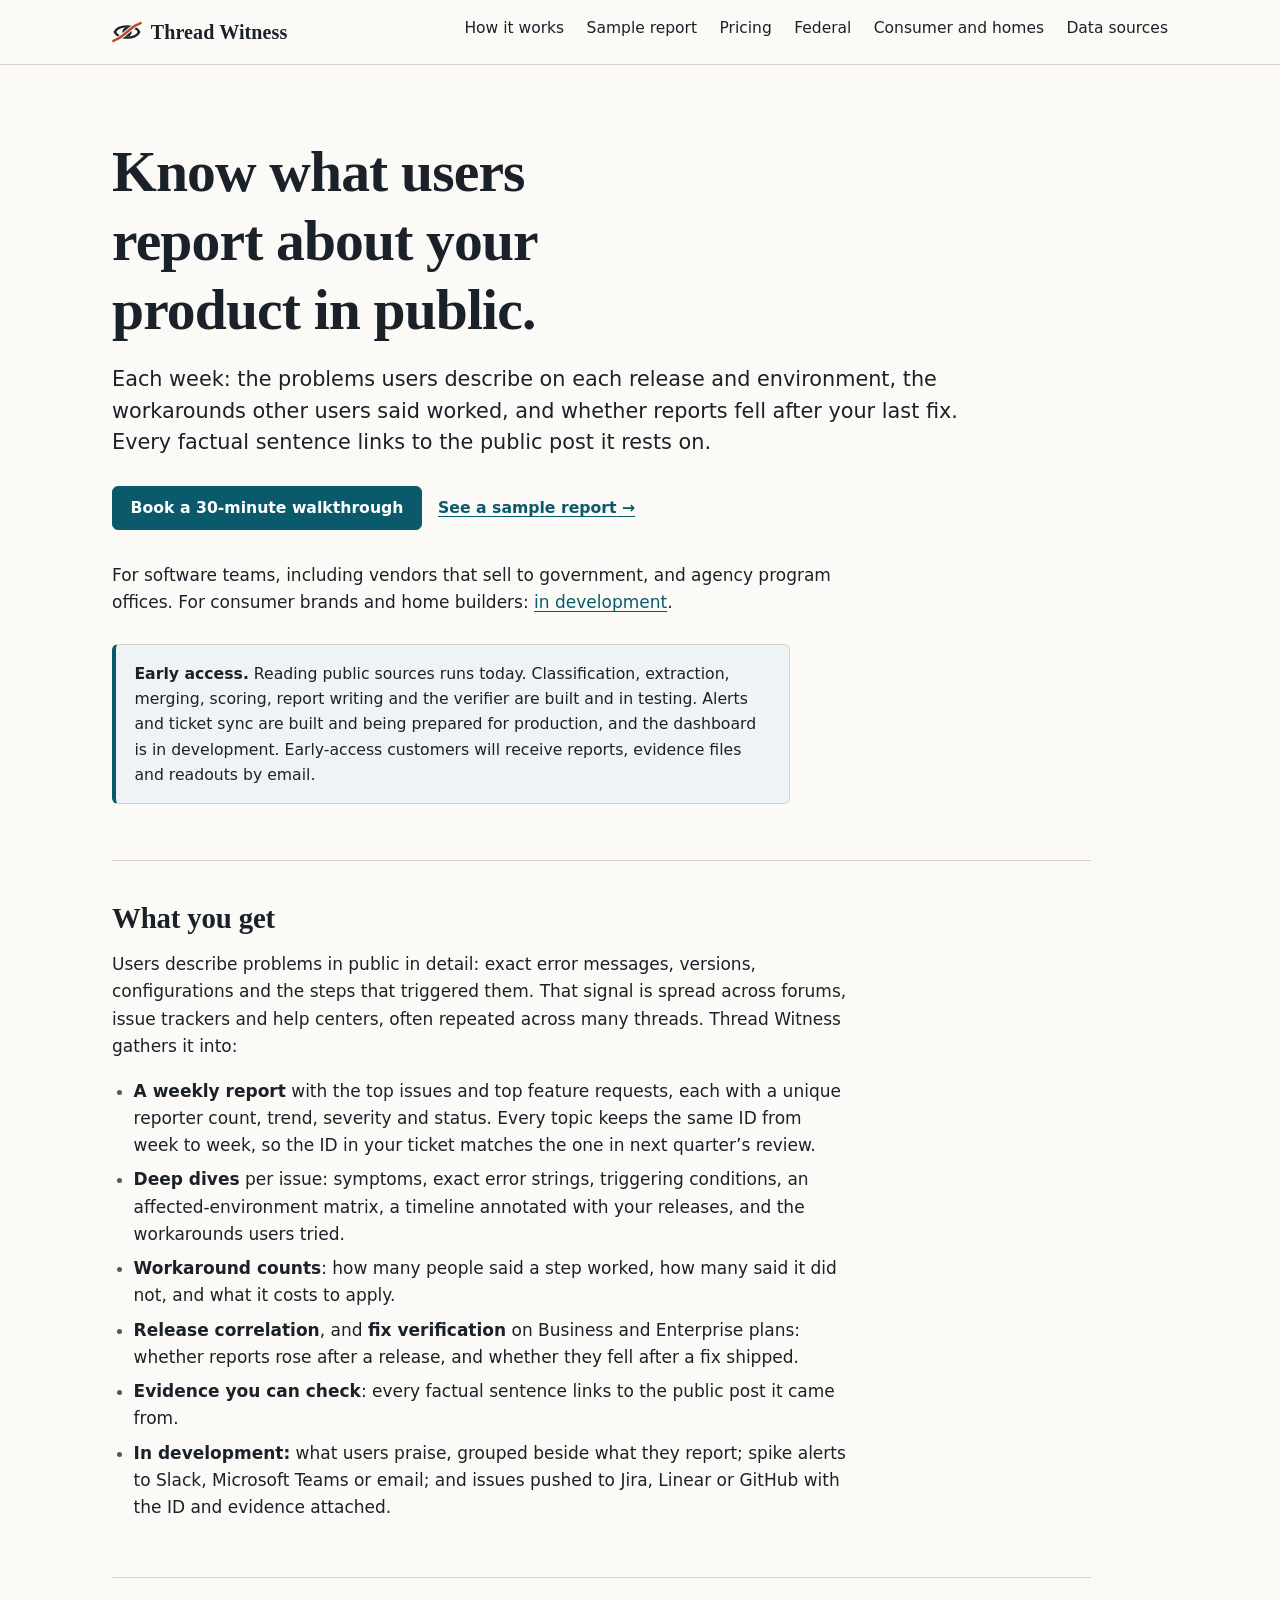
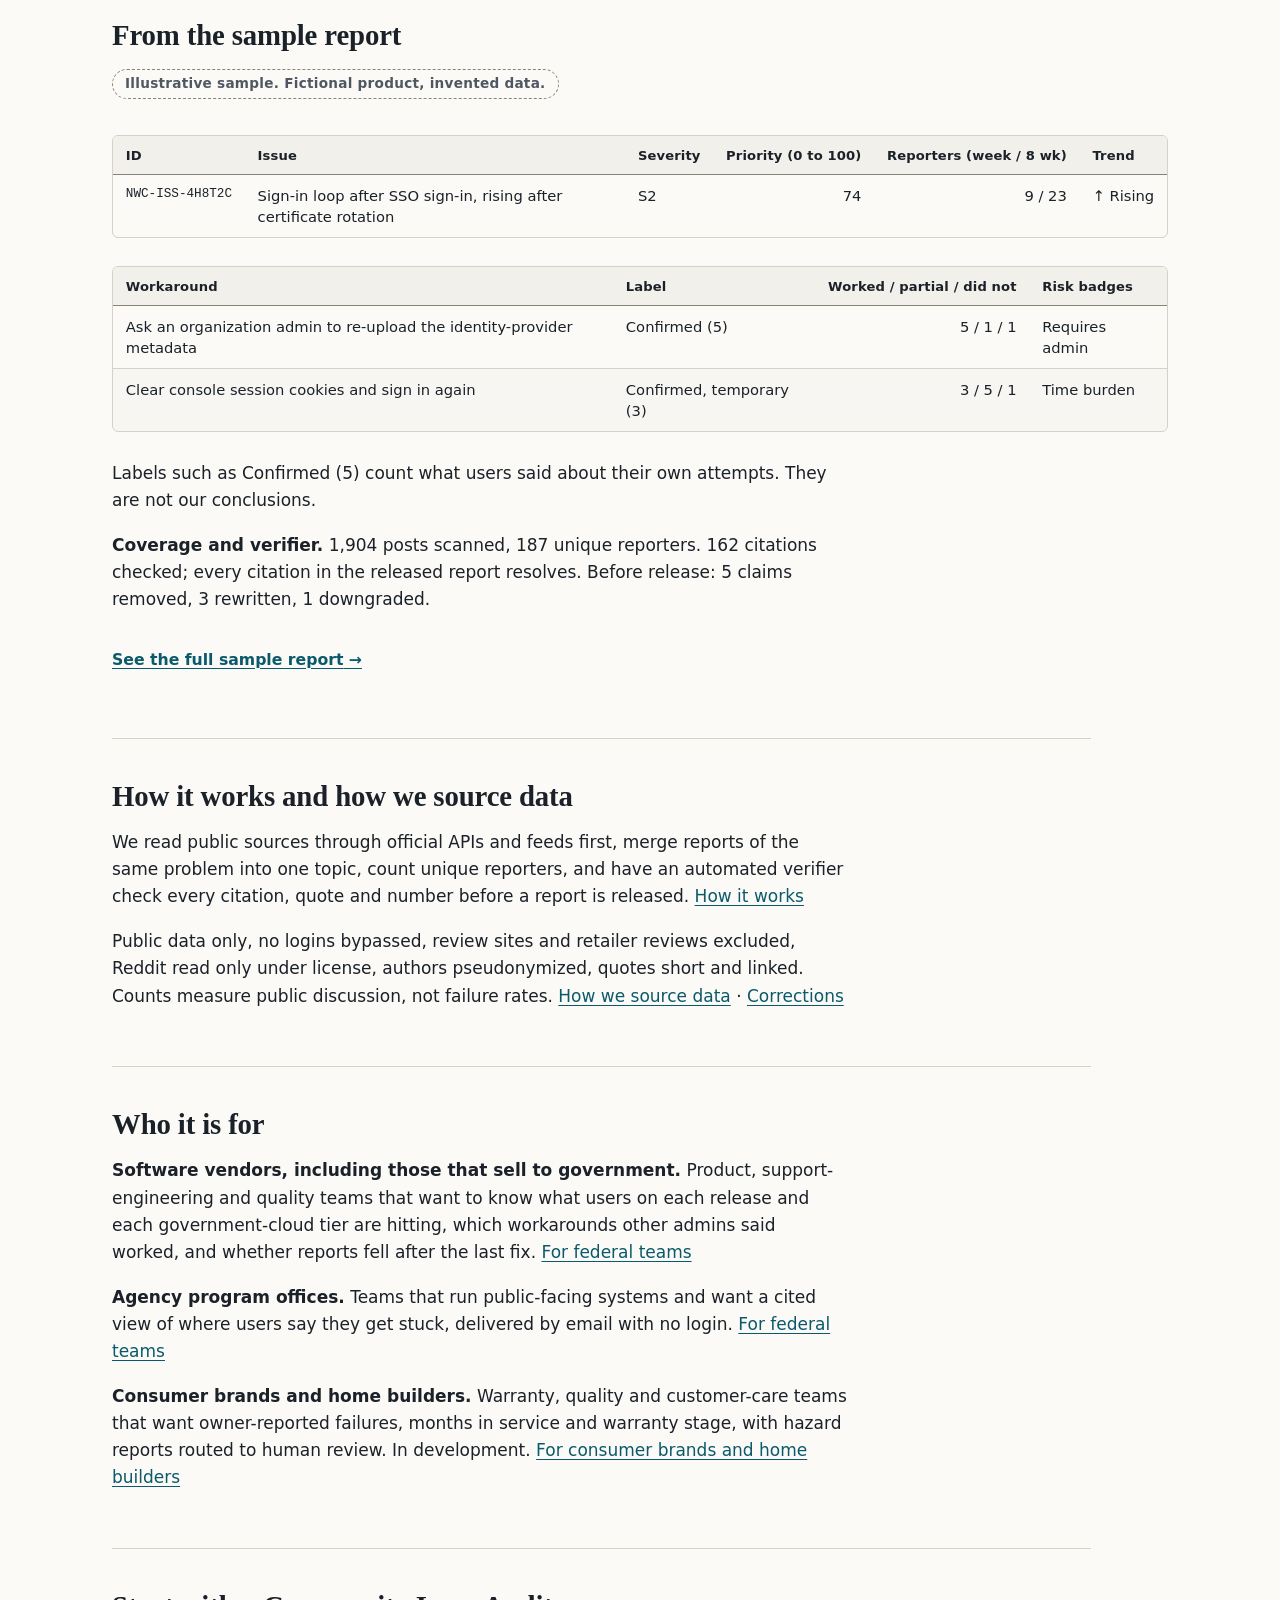
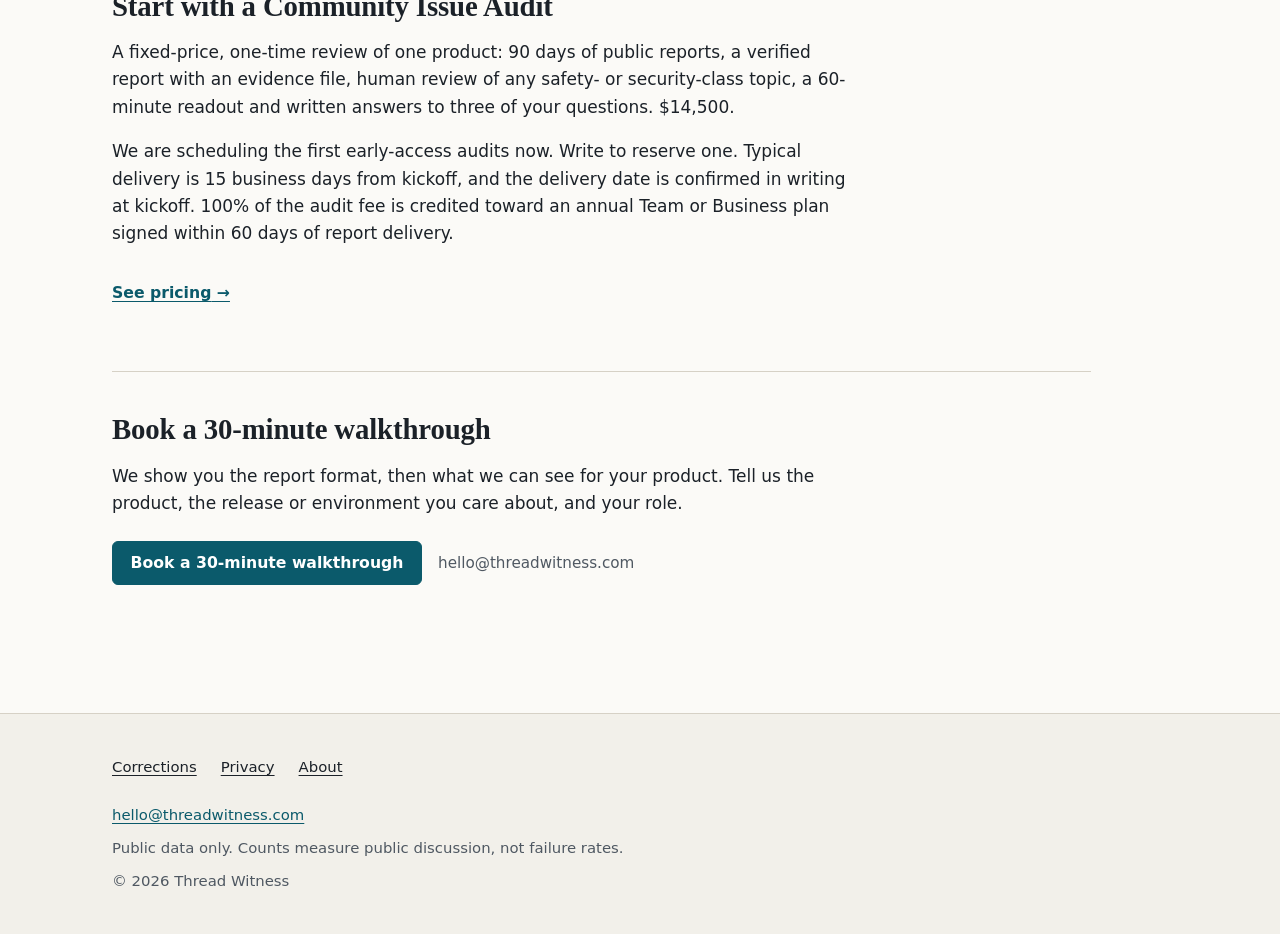
<file: index.html>
<!doctype html>
<html lang="en">
<head>
<meta charset="utf-8">
<meta name="viewport" content="width=device-width, initial-scale=1">
<meta http-equiv="Content-Security-Policy" content="default-src 'self'; img-src 'self' data:; style-src 'self'; script-src 'none'; object-src 'none'; base-uri 'self'; form-action 'none'">
<meta name="referrer" content="strict-origin-when-cross-origin">
<meta name="color-scheme" content="light dark">
<meta name="theme-color" content="#fbfaf7" media="(prefers-color-scheme: light)">
<meta name="theme-color" content="#121619" media="(prefers-color-scheme: dark)">
<title>Thread Witness</title>
<meta name="description" content="A weekly report on what users say about your product in public, with every factual sentence linked to the post it rests on.">
<link rel="canonical" href="https://threadwitness.com/">
<link rel="icon" href="/favicon.ico" sizes="32x32">
<link rel="icon" href="/favicon.svg" type="image/svg+xml">
<link rel="apple-touch-icon" href="/apple-touch-icon.png">
<link rel="stylesheet" href="/assets/site.css">
<meta property="og:type" content="website">
<meta property="og:site_name" content="Thread Witness">
<meta property="og:title" content="Thread Witness">
<meta property="og:description" content="A weekly report on what users say about your product in public, with every factual sentence linked to the post it rests on.">
<meta property="og:url" content="https://threadwitness.com/">
<meta property="og:image" content="https://threadwitness.com/assets/og.png">
<meta property="og:image:width" content="1200">
<meta property="og:image:height" content="630">
<meta property="og:image:alt" content="Thread Witness wordmark: a thread passing through an eye, with the line: cited weekly reports on what users report in public.">
<meta name="twitter:card" content="summary_large_image">
<meta name="twitter:title" content="Thread Witness">
<meta name="twitter:description" content="A weekly report on what users say about your product in public, with every factual sentence linked to the post it rests on.">
<meta name="twitter:image" content="https://threadwitness.com/assets/og.png">
</head>
<body class="page-index">
<a class="skip-link" href="#main">Skip to content</a>
<header class="site-header">
<div class="wrap header-inner">
<a class="wordmark" href="/" aria-label="Thread Witness, home"><svg class="mark" viewBox="0 0 32 32" width="32" height="32" aria-hidden="true" focusable="false"><path class="tw-eye" d="M3 16C7 8 25 8 29 16C25 24 7 24 3 16Z" fill="none" stroke="currentColor" stroke-width="2.6" stroke-linejoin="round"/><circle class="tw-pupil" cx="16" cy="16" r="5" fill="currentColor"/><path class="tw-thread-gap" d="M1.5 25.5C9 23 12 19 16 16S23 9 30.5 6.5" fill="none" stroke-width="4.6" stroke-linecap="round"/><path class="tw-thread" d="M1.5 25.5C9 23 12 19 16 16S23 9 30.5 6.5" fill="none" stroke-width="2.6" stroke-linecap="round"/></svg><span class="wordmark-text">Thread<span class="wordmark-gap"> </span>Witness</span></a>
<nav class="site-nav" aria-label="Main">
<details class="menu">
<summary><span class="menu-icon" aria-hidden="true"></span>Menu</summary>
<ul class="menu-list"><li><a href="/how-it-works/">How it works</a></li><li><a href="/sample-report/">Sample report</a></li><li><a href="/pricing/">Pricing</a></li><li><a href="/federal/">Federal</a></li><li><a href="/consumer-and-homes/">Consumer and homes</a></li><li><a href="/data-sources/">Data sources</a></li></ul>
</details>
<ul class="nav-list"><li><a href="/how-it-works/">How it works</a></li><li><a href="/sample-report/">Sample report</a></li><li><a href="/pricing/">Pricing</a></li><li><a href="/federal/">Federal</a></li><li><a href="/consumer-and-homes/">Consumer and homes</a></li><li><a href="/data-sources/">Data sources</a></li></ul>
</nav>
</div>
</header>
<main id="main" tabindex="-1">
<div class="wrap content">
<h1 id="know-what-users-report-about-your-product-in-public">Know what users report about your product in public.</h1>
<p class="lede">Each week: the problems users describe on each release and environment, the workarounds other users said worked, and whether reports fell after your last fix. Every factual sentence links to the public post it rests on.</p>
<p class="actions"><a class="btn btn-primary" href="mailto:hello@threadwitness.com?subject=Walkthrough&amp;body=Product%3A%20%0ARelease%20or%20environment%20%28for%20example%20a%20government-cloud%20tier%29%3A%20%0AYour%20role%3A%20">Book a 30-minute walkthrough</a><a class="btn btn-quiet" href="/sample-report/">See a sample report</a></p>
<p>For software teams, including vendors that sell to government, and agency program offices. For consumer brands and home builders: <a href="/consumer-and-homes/">in development</a>.</p>
<p class="notice"><strong>Early access.</strong> Reading public sources runs today. Classification, extraction, merging, scoring, report writing and the verifier are built and in testing. Alerts and ticket sync are built and being prepared for production, and the dashboard is in development. Early-access customers will receive reports, evidence files and readouts by email.</p>
<hr>
<h2 id="what-you-get">What you get</h2>
<p>Users describe problems in public in detail: exact error messages, versions, configurations and the steps that triggered them. That signal is spread across forums, issue trackers and help centers, often repeated across many threads. Thread Witness gathers it into:</p>
<ul>
<li><strong>A weekly report</strong> with the top issues and top feature requests, each with a unique reporter count, trend, severity and status. Every topic keeps the same ID from week to week, so the ID in your ticket matches the one in next quarter&rsquo;s review.</li>
<li><strong>Deep dives</strong> per issue: symptoms, exact error strings, triggering conditions, an affected-environment matrix, a timeline annotated with your releases, and the workarounds users tried.</li>
<li><strong>Workaround counts</strong>: how many people said a step worked, how many said it did not, and what it costs to apply.</li>
<li><strong>Release correlation</strong>, and <strong>fix verification</strong> on Business and Enterprise plans: whether reports rose after a release, and whether they fell after a fix shipped.</li>
<li><strong>Evidence you can check</strong>: every factual sentence links to the public post it came from.</li>
<li><strong>In development:</strong> what users praise, grouped beside what they report; spike alerts to Slack, Microsoft Teams or email; and issues pushed to Jira, Linear or GitHub with the ID and evidence attached.</li>
</ul>
<h2 id="from-the-sample-report">From the sample report</h2>
<p class="label-sample">Illustrative sample. Fictional product, invented data.</p>
<div class="table-wrap" role="region" aria-label="From the sample report, table 1" tabindex="0"><table>
<thead>
<tr>
<th>ID</th>
<th>Issue</th>
<th>Severity</th>
<th class="num">Priority (0 to 100)</th>
<th class="num">Reporters (week / 8 wk)</th>
<th>Trend</th>
</tr>
</thead>
<tbody>
<tr>
<td class="id">NWC-ISS-4H8T2C</td>
<td class="text">Sign-in loop after SSO sign-in, rising after certificate rotation</td>
<td>S2</td>
<td class="num">74</td>
<td class="num">9 / 23</td>
<td class="trend">↑ Rising</td>
</tr>
</tbody>
</table></div>
<div class="table-wrap" role="region" aria-label="From the sample report, table 2" tabindex="0"><table>
<thead>
<tr>
<th>Workaround</th>
<th>Label</th>
<th class="num">Worked / partial / did not</th>
<th>Risk badges</th>
</tr>
</thead>
<tbody>
<tr>
<td class="text">Ask an organization admin to re-upload the identity-provider metadata</td>
<td>Confirmed (5)</td>
<td class="num">5 / 1 / 1</td>
<td>Requires admin</td>
</tr>
<tr>
<td class="text">Clear console session cookies and sign in again</td>
<td>Confirmed, temporary (3)</td>
<td class="num">3 / 5 / 1</td>
<td>Time burden</td>
</tr>
</tbody>
</table></div>
<p>Labels such as Confirmed (5) count what users said about their own attempts. They are not our conclusions.</p>
<p><strong>Coverage and verifier.</strong> 1,904 posts scanned, 187 unique reporters. 162 citations checked; every citation in the released report resolves. Before release: 5 claims removed, 3 rewritten, 1 downgraded.</p>
<p class="actions"><a class="btn btn-quiet" href="/sample-report/">See the full sample report</a></p>
<h2 id="how-it-works-and-how-we-source-data">How it works and how we source data</h2>
<p>We read public sources through official APIs and feeds first, merge reports of the same problem into one topic, count unique reporters, and have an automated verifier check every citation, quote and number before a report is released. <a href="/how-it-works/">How it works</a></p>
<p>Public data only, no logins bypassed, review sites and retailer reviews excluded, Reddit read only under license, authors pseudonymized, quotes short and linked. Counts measure public discussion, not failure rates. <a href="/data-sources/">How we source data</a> · <a href="/corrections/">Corrections</a></p>
<h2 id="who-it-is-for">Who it is for</h2>
<p><strong>Software vendors, including those that sell to government.</strong> Product, support-engineering and quality teams that want to know what users on each release and each government-cloud tier are hitting, which workarounds other admins said worked, and whether reports fell after the last fix. <a href="/federal/">For federal teams</a></p>
<p><strong>Agency program offices.</strong> Teams that run public-facing systems and want a cited view of where users say they get stuck, delivered by email with no login. <a href="/federal/">For federal teams</a></p>
<p><strong>Consumer brands and home builders.</strong> Warranty, quality and customer-care teams that want owner-reported failures, months in service and warranty stage, with hazard reports routed to human review. In development. <a href="/consumer-and-homes/">For consumer brands and home builders</a></p>
<h2 id="start-with-a-community-issue-audit">Start with a Community Issue Audit</h2>
<p>A fixed-price, one-time review of one product: 90 days of public reports, a verified report with an evidence file, human review of any safety- or security-class topic, a 60-minute readout and written answers to three of your questions. $14,500.</p>
<p>We are scheduling the first early-access audits now. Write to reserve one. Typical delivery is 15 business days from kickoff, and the delivery date is confirmed in writing at kickoff. 100% of the audit fee is credited toward an annual Team or Business plan signed within 60 days of report delivery.</p>
<p class="actions"><a class="btn btn-quiet" href="/pricing/">See pricing</a></p>
<h2 id="book-a-30-minute-walkthrough">Book a 30-minute walkthrough</h2>
<p>We show you the report format, then what we can see for your product. Tell us the product, the release or environment you care about, and your role.</p>
<p class="actions"><a class="btn btn-primary" href="mailto:hello@threadwitness.com?subject=Walkthrough&amp;body=Product%3A%20%0ARelease%20or%20environment%20%28for%20example%20a%20government-cloud%20tier%29%3A%20%0AYour%20role%3A%20">Book a 30-minute walkthrough</a><span class="actions-text">hello@threadwitness.com</span></p>
</div>
</main>
<footer class="site-footer">
<div class="wrap footer-inner">
<nav aria-label="Footer">
<ul class="footer-list"><li><a href="/corrections/">Corrections</a></li><li><a href="/privacy/">Privacy</a></li><li><a href="/about/">About</a></li></ul>
</nav>
<p class="footer-contact"><a href="mailto:hello@threadwitness.com">hello@threadwitness.com</a></p>
<p class="footer-note">Public data only. Counts measure public discussion, not failure rates.</p>
<p class="footer-copy">© 2026 Thread Witness</p>
</div>
</footer>
</body>
</html>
</file>
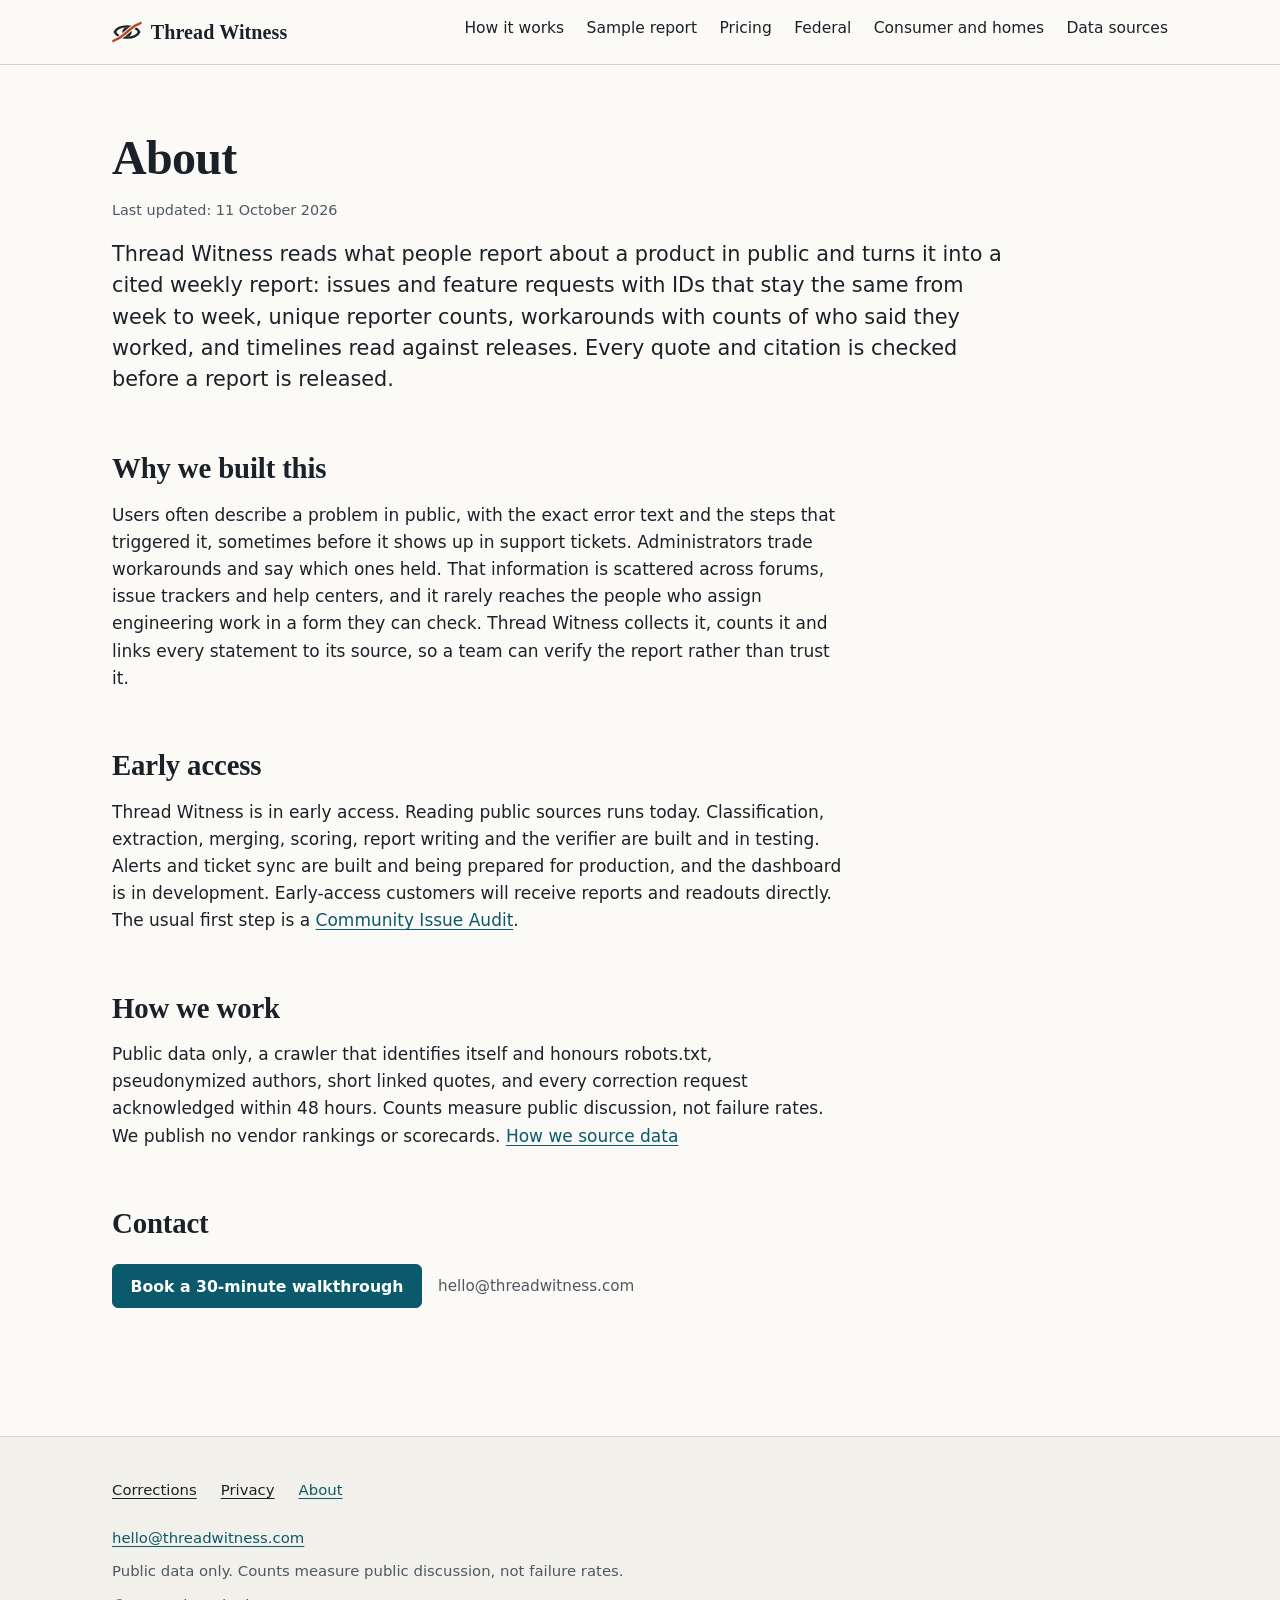
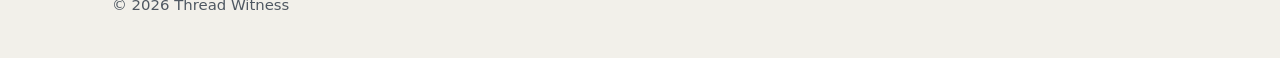
<file: about/index.html>
<!doctype html>
<html lang="en">
<head>
<meta charset="utf-8">
<meta name="viewport" content="width=device-width, initial-scale=1">
<meta http-equiv="Content-Security-Policy" content="default-src 'self'; img-src 'self' data:; style-src 'self'; script-src 'none'; object-src 'none'; base-uri 'self'; form-action 'none'">
<meta name="referrer" content="strict-origin-when-cross-origin">
<meta name="color-scheme" content="light dark">
<meta name="theme-color" content="#fbfaf7" media="(prefers-color-scheme: light)">
<meta name="theme-color" content="#121619" media="(prefers-color-scheme: dark)">
<title>About · Thread Witness</title>
<meta name="description" content="About Thread Witness, why it exists and where it stands in early access.">
<link rel="canonical" href="https://threadwitness.com/about/">
<link rel="icon" href="/favicon.ico" sizes="32x32">
<link rel="icon" href="/favicon.svg" type="image/svg+xml">
<link rel="apple-touch-icon" href="/apple-touch-icon.png">
<link rel="stylesheet" href="/assets/site.css">
<meta property="og:type" content="website">
<meta property="og:site_name" content="Thread Witness">
<meta property="og:title" content="About · Thread Witness">
<meta property="og:description" content="About Thread Witness, why it exists and where it stands in early access.">
<meta property="og:url" content="https://threadwitness.com/about/">
<meta property="og:image" content="https://threadwitness.com/assets/og.png">
<meta property="og:image:width" content="1200">
<meta property="og:image:height" content="630">
<meta property="og:image:alt" content="Thread Witness wordmark: a thread passing through an eye, with the line: cited weekly reports on what users report in public.">
<meta name="twitter:card" content="summary_large_image">
<meta name="twitter:title" content="About · Thread Witness">
<meta name="twitter:description" content="About Thread Witness, why it exists and where it stands in early access.">
<meta name="twitter:image" content="https://threadwitness.com/assets/og.png">
</head>
<body class="page-about">
<a class="skip-link" href="#main">Skip to content</a>
<header class="site-header">
<div class="wrap header-inner">
<a class="wordmark" href="/" aria-label="Thread Witness, home"><svg class="mark" viewBox="0 0 32 32" width="32" height="32" aria-hidden="true" focusable="false"><path class="tw-eye" d="M3 16C7 8 25 8 29 16C25 24 7 24 3 16Z" fill="none" stroke="currentColor" stroke-width="2.6" stroke-linejoin="round"/><circle class="tw-pupil" cx="16" cy="16" r="5" fill="currentColor"/><path class="tw-thread-gap" d="M1.5 25.5C9 23 12 19 16 16S23 9 30.5 6.5" fill="none" stroke-width="4.6" stroke-linecap="round"/><path class="tw-thread" d="M1.5 25.5C9 23 12 19 16 16S23 9 30.5 6.5" fill="none" stroke-width="2.6" stroke-linecap="round"/></svg><span class="wordmark-text">Thread<span class="wordmark-gap"> </span>Witness</span></a>
<nav class="site-nav" aria-label="Main">
<details class="menu">
<summary><span class="menu-icon" aria-hidden="true"></span>Menu</summary>
<ul class="menu-list"><li><a href="/how-it-works/">How it works</a></li><li><a href="/sample-report/">Sample report</a></li><li><a href="/pricing/">Pricing</a></li><li><a href="/federal/">Federal</a></li><li><a href="/consumer-and-homes/">Consumer and homes</a></li><li><a href="/data-sources/">Data sources</a></li></ul>
</details>
<ul class="nav-list"><li><a href="/how-it-works/">How it works</a></li><li><a href="/sample-report/">Sample report</a></li><li><a href="/pricing/">Pricing</a></li><li><a href="/federal/">Federal</a></li><li><a href="/consumer-and-homes/">Consumer and homes</a></li><li><a href="/data-sources/">Data sources</a></li></ul>
</nav>
</div>
</header>
<main id="main" tabindex="-1">
<div class="wrap content">
<h1 id="about">About</h1>
<p class="meta">Last updated: 11 October 2026</p>
<p class="lede">Thread Witness reads what people report about a product in public and turns it into a cited weekly report: issues and feature requests with IDs that stay the same from week to week, unique reporter counts, workarounds with counts of who said they worked, and timelines read against releases. Every quote and citation is checked before a report is released.</p>
<h2 id="why-we-built-this">Why we built this</h2>
<p>Users often describe a problem in public, with the exact error text and the steps that triggered it, sometimes before it shows up in support tickets. Administrators trade workarounds and say which ones held. That information is scattered across forums, issue trackers and help centers, and it rarely reaches the people who assign engineering work in a form they can check. Thread Witness collects it, counts it and links every statement to its source, so a team can verify the report rather than trust it.</p>
<h2 id="early-access">Early access</h2>
<p>Thread Witness is in early access. Reading public sources runs today. Classification, extraction, merging, scoring, report writing and the verifier are built and in testing. Alerts and ticket sync are built and being prepared for production, and the dashboard is in development. Early-access customers will receive reports and readouts directly. The usual first step is a <a href="/pricing/">Community Issue Audit</a>.</p>
<h2 id="how-we-work">How we work</h2>
<p>Public data only, a crawler that identifies itself and honours robots.txt, pseudonymized authors, short linked quotes, and every correction request acknowledged within 48 hours. Counts measure public discussion, not failure rates. We publish no vendor rankings or scorecards. <a href="/data-sources/">How we source data</a></p>
<h2 id="contact">Contact</h2>
<p class="actions"><a class="btn btn-primary" href="mailto:hello@threadwitness.com?subject=Walkthrough&amp;body=Product%3A%20%0ARelease%20or%20environment%3A%20%0AYour%20role%3A%20">Book a 30-minute walkthrough</a><span class="actions-text">hello@threadwitness.com</span></p>
</div>
</main>
<footer class="site-footer">
<div class="wrap footer-inner">
<nav aria-label="Footer">
<ul class="footer-list"><li><a href="/corrections/">Corrections</a></li><li><a href="/privacy/">Privacy</a></li><li><a href="/about/" aria-current="page">About</a></li></ul>
</nav>
<p class="footer-contact"><a href="mailto:hello@threadwitness.com">hello@threadwitness.com</a></p>
<p class="footer-note">Public data only. Counts measure public discussion, not failure rates.</p>
<p class="footer-copy">© 2026 Thread Witness</p>
</div>
</footer>
</body>
</html>
</file>
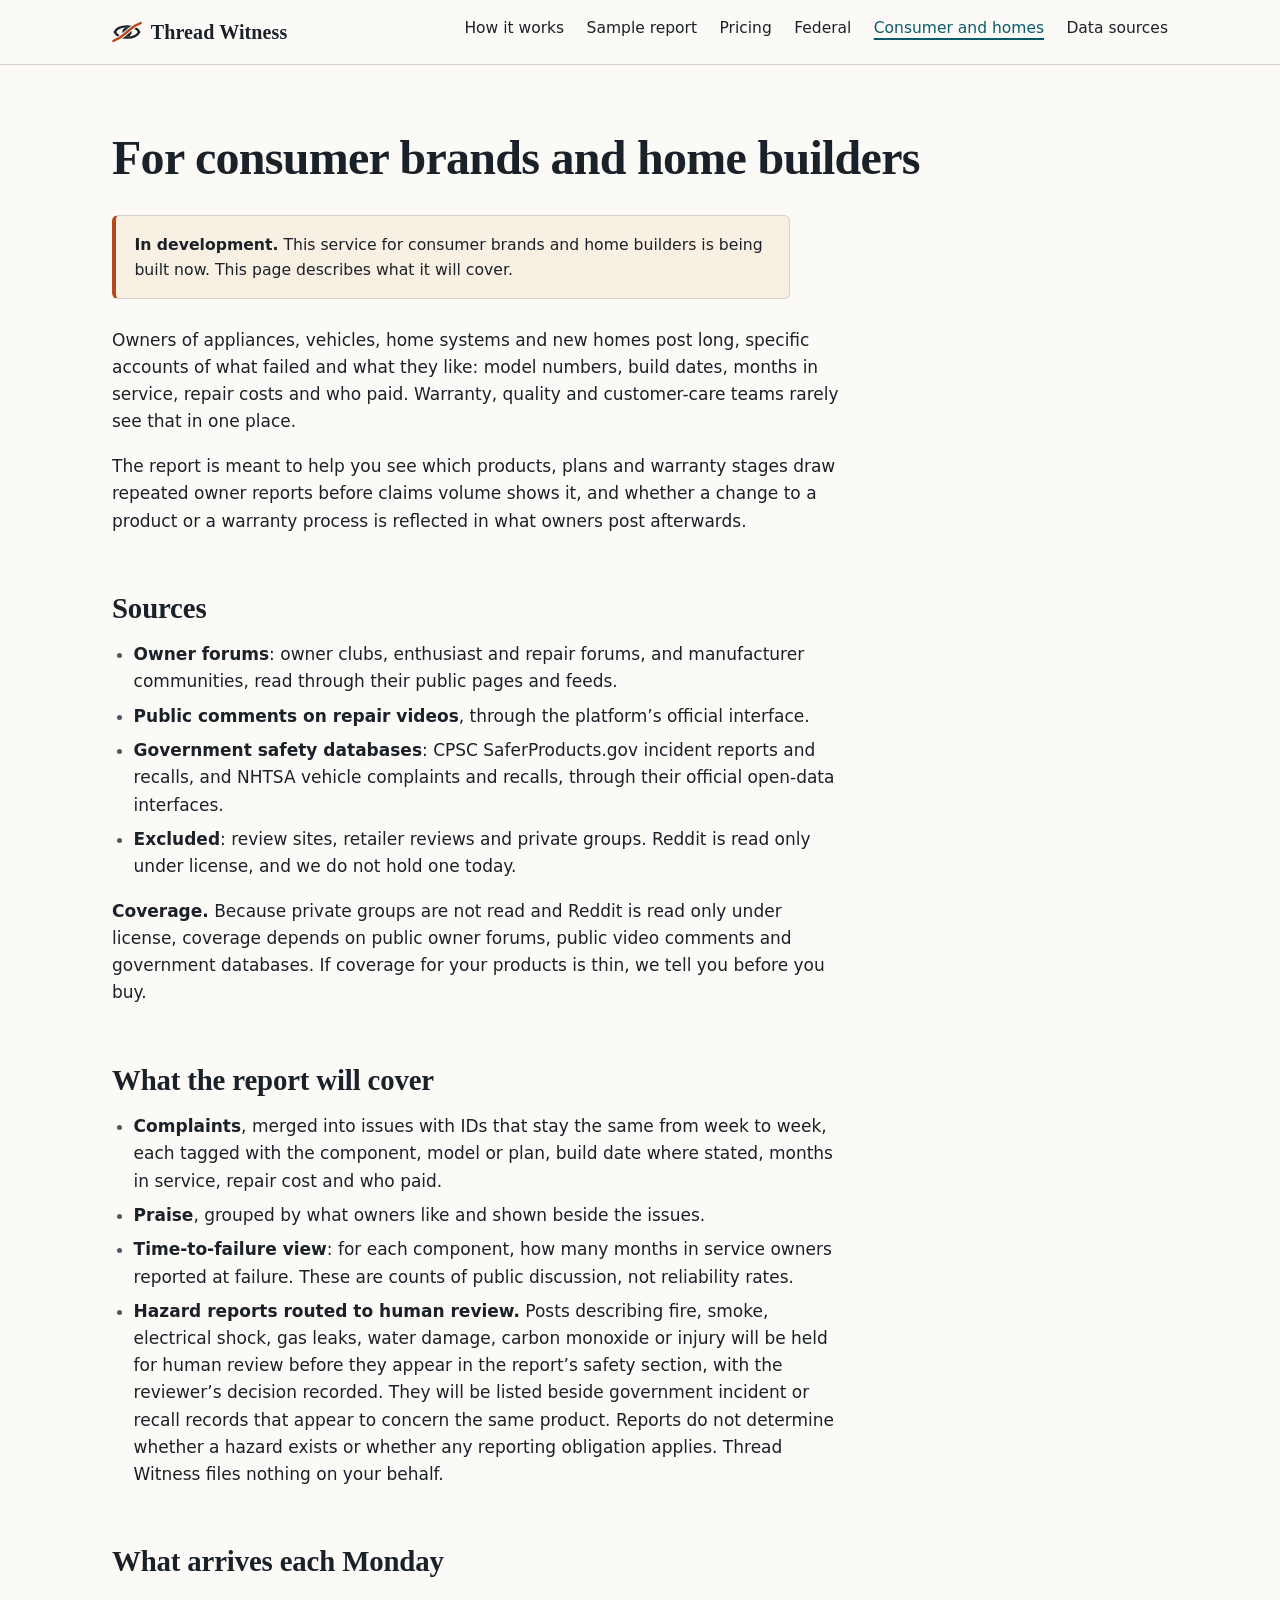
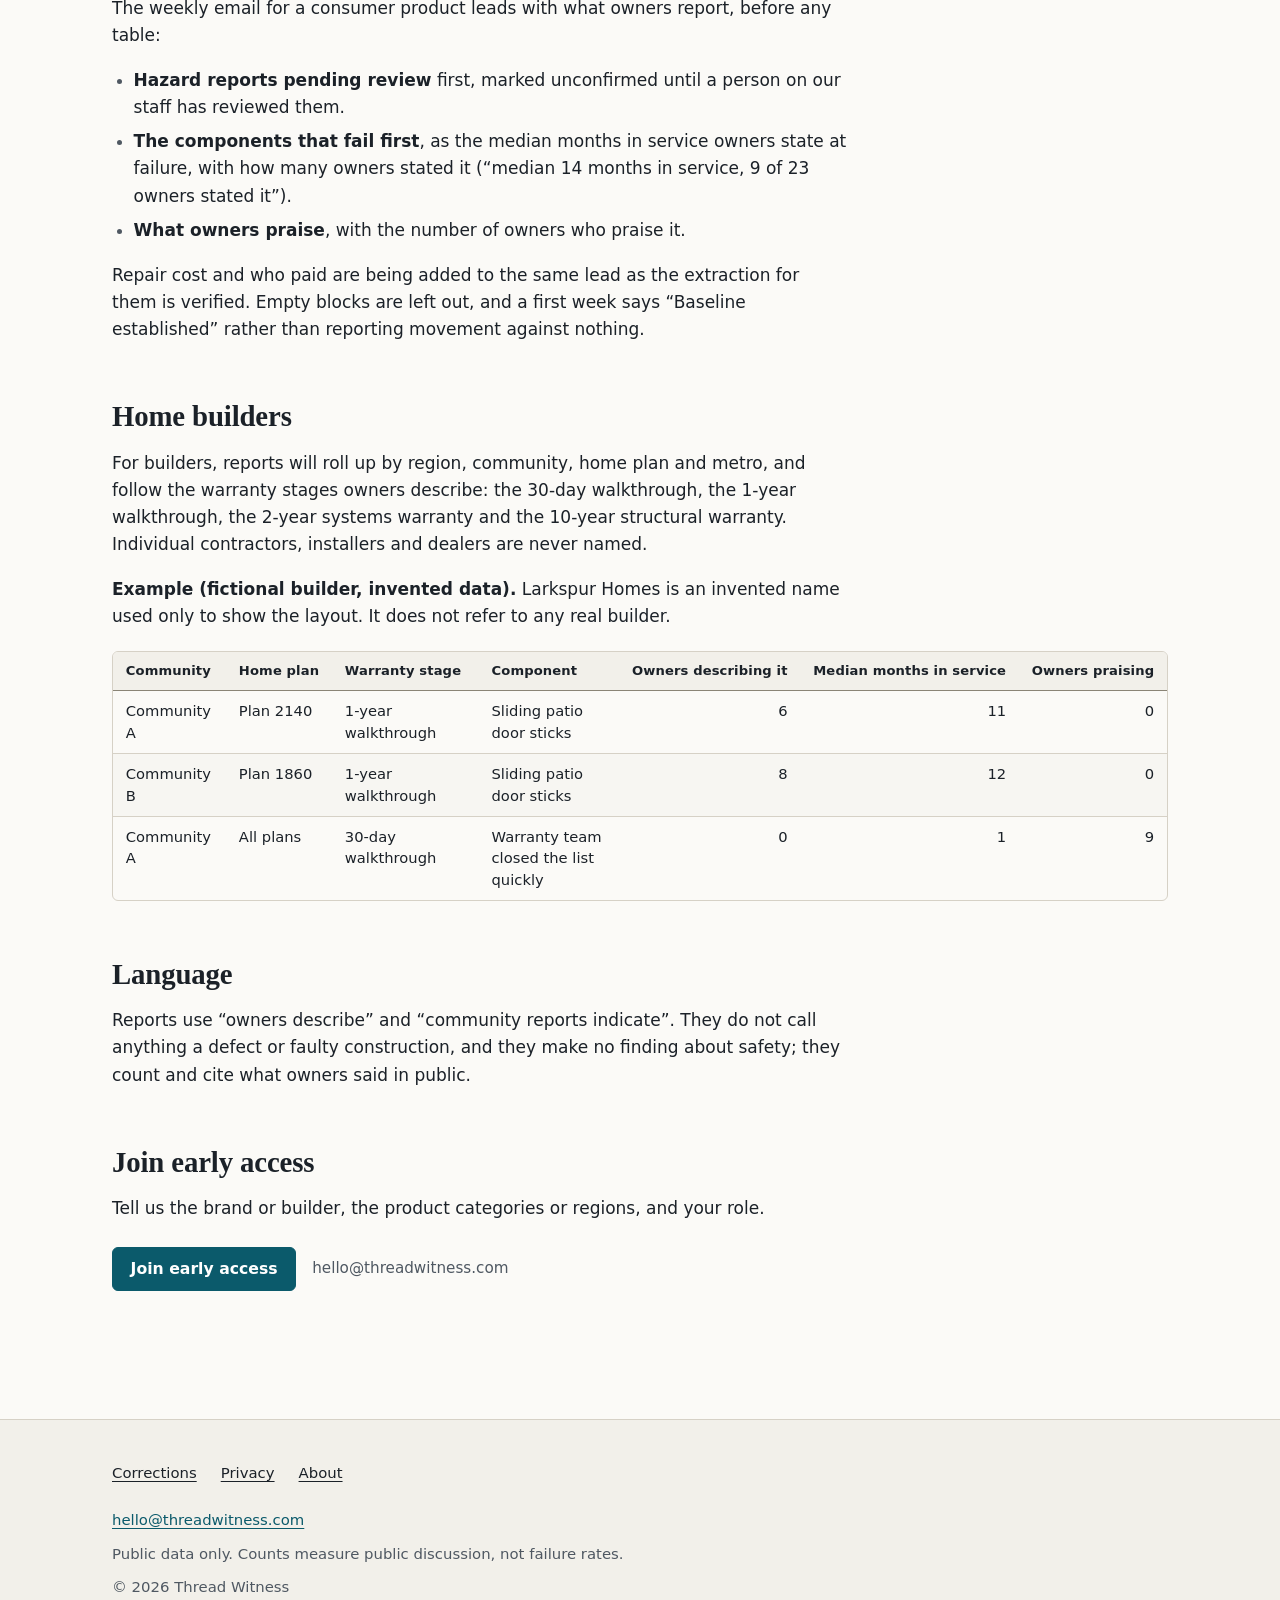
<file: consumer-and-homes/index.html>
<!doctype html>
<html lang="en">
<head>
<meta charset="utf-8">
<meta name="viewport" content="width=device-width, initial-scale=1">
<meta http-equiv="Content-Security-Policy" content="default-src 'self'; img-src 'self' data:; style-src 'self'; script-src 'none'; object-src 'none'; base-uri 'self'; form-action 'none'">
<meta name="referrer" content="strict-origin-when-cross-origin">
<meta name="color-scheme" content="light dark">
<meta name="theme-color" content="#fbfaf7" media="(prefers-color-scheme: light)">
<meta name="theme-color" content="#121619" media="(prefers-color-scheme: dark)">
<title>For consumer brands and home builders · Thread Witness</title>
<meta name="description" content="Owner-reported failures, months in service and warranty stage for durable goods and new homes. In development.">
<link rel="canonical" href="https://threadwitness.com/consumer-and-homes/">
<link rel="icon" href="/favicon.ico" sizes="32x32">
<link rel="icon" href="/favicon.svg" type="image/svg+xml">
<link rel="apple-touch-icon" href="/apple-touch-icon.png">
<link rel="stylesheet" href="/assets/site.css">
<meta property="og:type" content="website">
<meta property="og:site_name" content="Thread Witness">
<meta property="og:title" content="For consumer brands and home builders · Thread Witness">
<meta property="og:description" content="Owner-reported failures, months in service and warranty stage for durable goods and new homes. In development.">
<meta property="og:url" content="https://threadwitness.com/consumer-and-homes/">
<meta property="og:image" content="https://threadwitness.com/assets/og.png">
<meta property="og:image:width" content="1200">
<meta property="og:image:height" content="630">
<meta property="og:image:alt" content="Thread Witness wordmark: a thread passing through an eye, with the line: cited weekly reports on what users report in public.">
<meta name="twitter:card" content="summary_large_image">
<meta name="twitter:title" content="For consumer brands and home builders · Thread Witness">
<meta name="twitter:description" content="Owner-reported failures, months in service and warranty stage for durable goods and new homes. In development.">
<meta name="twitter:image" content="https://threadwitness.com/assets/og.png">
</head>
<body class="page-consumer-and-homes">
<a class="skip-link" href="#main">Skip to content</a>
<header class="site-header">
<div class="wrap header-inner">
<a class="wordmark" href="/" aria-label="Thread Witness, home"><svg class="mark" viewBox="0 0 32 32" width="32" height="32" aria-hidden="true" focusable="false"><path class="tw-eye" d="M3 16C7 8 25 8 29 16C25 24 7 24 3 16Z" fill="none" stroke="currentColor" stroke-width="2.6" stroke-linejoin="round"/><circle class="tw-pupil" cx="16" cy="16" r="5" fill="currentColor"/><path class="tw-thread-gap" d="M1.5 25.5C9 23 12 19 16 16S23 9 30.5 6.5" fill="none" stroke-width="4.6" stroke-linecap="round"/><path class="tw-thread" d="M1.5 25.5C9 23 12 19 16 16S23 9 30.5 6.5" fill="none" stroke-width="2.6" stroke-linecap="round"/></svg><span class="wordmark-text">Thread<span class="wordmark-gap"> </span>Witness</span></a>
<nav class="site-nav" aria-label="Main">
<details class="menu">
<summary><span class="menu-icon" aria-hidden="true"></span>Menu</summary>
<ul class="menu-list"><li><a href="/how-it-works/">How it works</a></li><li><a href="/sample-report/">Sample report</a></li><li><a href="/pricing/">Pricing</a></li><li><a href="/federal/">Federal</a></li><li><a href="/consumer-and-homes/" aria-current="page">Consumer and homes</a></li><li><a href="/data-sources/">Data sources</a></li></ul>
</details>
<ul class="nav-list"><li><a href="/how-it-works/">How it works</a></li><li><a href="/sample-report/">Sample report</a></li><li><a href="/pricing/">Pricing</a></li><li><a href="/federal/">Federal</a></li><li><a href="/consumer-and-homes/" aria-current="page">Consumer and homes</a></li><li><a href="/data-sources/">Data sources</a></li></ul>
</nav>
</div>
</header>
<main id="main" tabindex="-1">
<div class="wrap content">
<h1 id="for-consumer-brands-and-home-builders">For consumer brands and home builders</h1>
<div class="callout callout-dev" role="note">
<p><strong>In development.</strong> This service for consumer brands and home builders is being built now. This page describes what it will cover.</p>
</div>
<p>Owners of appliances, vehicles, home systems and new homes post long, specific accounts of what failed and what they like: model numbers, build dates, months in service, repair costs and who paid. Warranty, quality and customer-care teams rarely see that in one place.</p>
<p>The report is meant to help you see which products, plans and warranty stages draw repeated owner reports before claims volume shows it, and whether a change to a product or a warranty process is reflected in what owners post afterwards.</p>
<h2 id="sources">Sources</h2>
<ul>
<li><strong>Owner forums</strong>: owner clubs, enthusiast and repair forums, and manufacturer communities, read through their public pages and feeds.</li>
<li><strong>Public comments on repair videos</strong>, through the platform&rsquo;s official interface.</li>
<li><strong>Government safety databases</strong>: CPSC SaferProducts.gov incident reports and recalls, and NHTSA vehicle complaints and recalls, through their official open-data interfaces.</li>
<li><strong>Excluded</strong>: review sites, retailer reviews and private groups. Reddit is read only under license, and we do not hold one today.</li>
</ul>
<p><strong>Coverage.</strong> Because private groups are not read and Reddit is read only under license, coverage depends on public owner forums, public video comments and government databases. If coverage for your products is thin, we tell you before you buy.</p>
<h2 id="what-the-report-will-cover">What the report will cover</h2>
<ul>
<li><strong>Complaints</strong>, merged into issues with IDs that stay the same from week to week, each tagged with the component, model or plan, build date where stated, months in service, repair cost and who paid.</li>
<li><strong>Praise</strong>, grouped by what owners like and shown beside the issues.</li>
<li><strong>Time-to-failure view</strong>: for each component, how many months in service owners reported at failure. These are counts of public discussion, not reliability rates.</li>
<li><strong>Hazard reports routed to human review.</strong> Posts describing fire, smoke, electrical shock, gas leaks, water damage, carbon monoxide or injury will be held for human review before they appear in the report&rsquo;s safety section, with the reviewer&rsquo;s decision recorded. They will be listed beside government incident or recall records that appear to concern the same product. Reports do not determine whether a hazard exists or whether any reporting obligation applies. Thread Witness files nothing on your behalf.</li>
</ul>
<h2 id="what-arrives-each-monday">What arrives each Monday</h2>
<p>The weekly email for a consumer product leads with what owners report, before any table:</p>
<ul>
<li><strong>Hazard reports pending review</strong> first, marked unconfirmed until a person on our staff has reviewed them.</li>
<li><strong>The components that fail first</strong>, as the median months in service owners state at failure, with how many owners stated it (&ldquo;median 14 months in service, 9 of 23 owners stated it&rdquo;).</li>
<li><strong>What owners praise</strong>, with the number of owners who praise it.</li>
</ul>
<p>Repair cost and who paid are being added to the same lead as the extraction for them is verified. Empty blocks are left out, and a first week says &ldquo;Baseline established&rdquo; rather than reporting movement against nothing.</p>
<h2 id="home-builders">Home builders</h2>
<p>For builders, reports will roll up by region, community, home plan and metro, and follow the warranty stages owners describe: the 30-day walkthrough, the 1-year walkthrough, the 2-year systems warranty and the 10-year structural warranty. Individual contractors, installers and dealers are never named.</p>
<p><strong>Example (fictional builder, invented data).</strong> Larkspur Homes is an invented name used only to show the layout. It does not refer to any real builder.</p>
<div class="table-wrap" role="region" aria-label="Home builders, table 1" tabindex="0"><table>
<thead>
<tr>
<th>Community</th>
<th>Home plan</th>
<th>Warranty stage</th>
<th>Component</th>
<th class="num">Owners describing it</th>
<th class="num">Median months in service</th>
<th class="num">Owners praising</th>
</tr>
</thead>
<tbody>
<tr>
<td>Community A</td>
<td>Plan 2140</td>
<td>1-year walkthrough</td>
<td class="text">Sliding patio door sticks</td>
<td class="num">6</td>
<td class="num">11</td>
<td class="num">0</td>
</tr>
<tr>
<td>Community B</td>
<td>Plan 1860</td>
<td>1-year walkthrough</td>
<td class="text">Sliding patio door sticks</td>
<td class="num">8</td>
<td class="num">12</td>
<td class="num">0</td>
</tr>
<tr>
<td>Community A</td>
<td>All plans</td>
<td>30-day walkthrough</td>
<td class="text">Warranty team closed the list quickly</td>
<td class="num">0</td>
<td class="num">1</td>
<td class="num">9</td>
</tr>
</tbody>
</table></div>
<h2 id="language">Language</h2>
<p>Reports use &ldquo;owners describe&rdquo; and &ldquo;community reports indicate&rdquo;. They do not call anything a defect or faulty construction, and they make no finding about safety; they count and cite what owners said in public.</p>
<h2 id="join-early-access">Join early access</h2>
<p>Tell us the brand or builder, the product categories or regions, and your role.</p>
<p class="actions"><a class="btn btn-primary" href="mailto:hello@threadwitness.com?subject=Consumer%20early%20access&amp;body=Brand%20or%20builder%3A%20%0AProduct%20categories%20or%20regions%3A%20%0AYour%20role%3A%20">Join early access</a><span class="actions-text">hello@threadwitness.com</span></p>
</div>
</main>
<footer class="site-footer">
<div class="wrap footer-inner">
<nav aria-label="Footer">
<ul class="footer-list"><li><a href="/corrections/">Corrections</a></li><li><a href="/privacy/">Privacy</a></li><li><a href="/about/">About</a></li></ul>
</nav>
<p class="footer-contact"><a href="mailto:hello@threadwitness.com">hello@threadwitness.com</a></p>
<p class="footer-note">Public data only. Counts measure public discussion, not failure rates.</p>
<p class="footer-copy">© 2026 Thread Witness</p>
</div>
</footer>
</body>
</html>
</file>
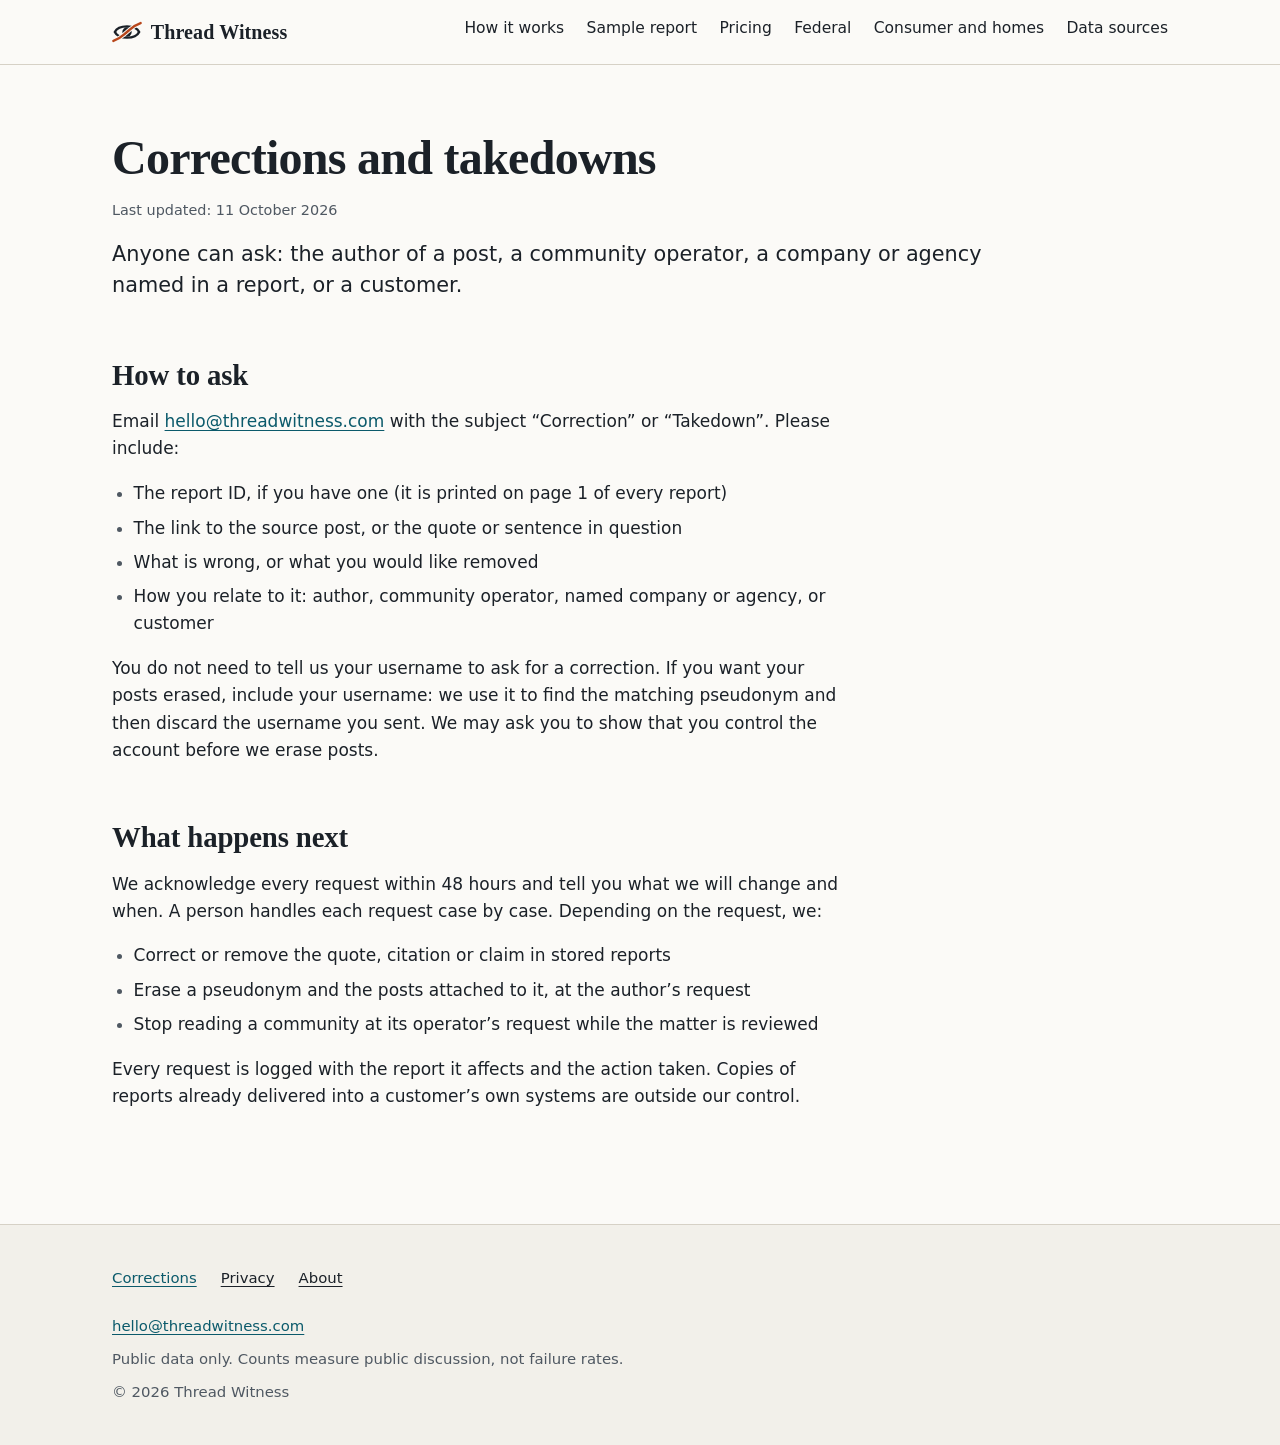
<file: corrections/index.html>
<!doctype html>
<html lang="en">
<head>
<meta charset="utf-8">
<meta name="viewport" content="width=device-width, initial-scale=1">
<meta http-equiv="Content-Security-Policy" content="default-src 'self'; img-src 'self' data:; style-src 'self'; script-src 'none'; object-src 'none'; base-uri 'self'; form-action 'none'">
<meta name="referrer" content="strict-origin-when-cross-origin">
<meta name="color-scheme" content="light dark">
<meta name="theme-color" content="#fbfaf7" media="(prefers-color-scheme: light)">
<meta name="theme-color" content="#121619" media="(prefers-color-scheme: dark)">
<title>Corrections and takedowns · Thread Witness</title>
<meta name="description" content="How to ask Thread Witness to correct or remove a quote, citation or claim, or to erase posts.">
<link rel="canonical" href="https://threadwitness.com/corrections/">
<link rel="icon" href="/favicon.ico" sizes="32x32">
<link rel="icon" href="/favicon.svg" type="image/svg+xml">
<link rel="apple-touch-icon" href="/apple-touch-icon.png">
<link rel="stylesheet" href="/assets/site.css">
<meta property="og:type" content="website">
<meta property="og:site_name" content="Thread Witness">
<meta property="og:title" content="Corrections and takedowns · Thread Witness">
<meta property="og:description" content="How to ask Thread Witness to correct or remove a quote, citation or claim, or to erase posts.">
<meta property="og:url" content="https://threadwitness.com/corrections/">
<meta property="og:image" content="https://threadwitness.com/assets/og.png">
<meta property="og:image:width" content="1200">
<meta property="og:image:height" content="630">
<meta property="og:image:alt" content="Thread Witness wordmark: a thread passing through an eye, with the line: cited weekly reports on what users report in public.">
<meta name="twitter:card" content="summary_large_image">
<meta name="twitter:title" content="Corrections and takedowns · Thread Witness">
<meta name="twitter:description" content="How to ask Thread Witness to correct or remove a quote, citation or claim, or to erase posts.">
<meta name="twitter:image" content="https://threadwitness.com/assets/og.png">
</head>
<body class="page-corrections">
<a class="skip-link" href="#main">Skip to content</a>
<header class="site-header">
<div class="wrap header-inner">
<a class="wordmark" href="/" aria-label="Thread Witness, home"><svg class="mark" viewBox="0 0 32 32" width="32" height="32" aria-hidden="true" focusable="false"><path class="tw-eye" d="M3 16C7 8 25 8 29 16C25 24 7 24 3 16Z" fill="none" stroke="currentColor" stroke-width="2.6" stroke-linejoin="round"/><circle class="tw-pupil" cx="16" cy="16" r="5" fill="currentColor"/><path class="tw-thread-gap" d="M1.5 25.5C9 23 12 19 16 16S23 9 30.5 6.5" fill="none" stroke-width="4.6" stroke-linecap="round"/><path class="tw-thread" d="M1.5 25.5C9 23 12 19 16 16S23 9 30.5 6.5" fill="none" stroke-width="2.6" stroke-linecap="round"/></svg><span class="wordmark-text">Thread<span class="wordmark-gap"> </span>Witness</span></a>
<nav class="site-nav" aria-label="Main">
<details class="menu">
<summary><span class="menu-icon" aria-hidden="true"></span>Menu</summary>
<ul class="menu-list"><li><a href="/how-it-works/">How it works</a></li><li><a href="/sample-report/">Sample report</a></li><li><a href="/pricing/">Pricing</a></li><li><a href="/federal/">Federal</a></li><li><a href="/consumer-and-homes/">Consumer and homes</a></li><li><a href="/data-sources/">Data sources</a></li></ul>
</details>
<ul class="nav-list"><li><a href="/how-it-works/">How it works</a></li><li><a href="/sample-report/">Sample report</a></li><li><a href="/pricing/">Pricing</a></li><li><a href="/federal/">Federal</a></li><li><a href="/consumer-and-homes/">Consumer and homes</a></li><li><a href="/data-sources/">Data sources</a></li></ul>
</nav>
</div>
</header>
<main id="main" tabindex="-1">
<div class="wrap content">
<h1 id="corrections-and-takedowns">Corrections and takedowns</h1>
<p class="meta">Last updated: 11 October 2026</p>
<p class="lede">Anyone can ask: the author of a post, a community operator, a company or agency named in a report, or a customer.</p>
<h2 id="how-to-ask">How to ask</h2>
<p>Email <a href="mailto:hello@threadwitness.com?subject=Correction">hello@threadwitness.com</a> with the subject &ldquo;Correction&rdquo; or &ldquo;Takedown&rdquo;. Please include:</p>
<ul>
<li>The report ID, if you have one (it is printed on page 1 of every report)</li>
<li>The link to the source post, or the quote or sentence in question</li>
<li>What is wrong, or what you would like removed</li>
<li>How you relate to it: author, community operator, named company or agency, or customer</li>
</ul>
<p>You do not need to tell us your username to ask for a correction. If you want your posts erased, include your username: we use it to find the matching pseudonym and then discard the username you sent. We may ask you to show that you control the account before we erase posts.</p>
<h2 id="what-happens-next">What happens next</h2>
<p>We acknowledge every request within 48 hours and tell you what we will change and when. A person handles each request case by case. Depending on the request, we:</p>
<ul>
<li>Correct or remove the quote, citation or claim in stored reports</li>
<li>Erase a pseudonym and the posts attached to it, at the author&rsquo;s request</li>
<li>Stop reading a community at its operator&rsquo;s request while the matter is reviewed</li>
</ul>
<p>Every request is logged with the report it affects and the action taken. Copies of reports already delivered into a customer&rsquo;s own systems are outside our control.</p>
</div>
</main>
<footer class="site-footer">
<div class="wrap footer-inner">
<nav aria-label="Footer">
<ul class="footer-list"><li><a href="/corrections/" aria-current="page">Corrections</a></li><li><a href="/privacy/">Privacy</a></li><li><a href="/about/">About</a></li></ul>
</nav>
<p class="footer-contact"><a href="mailto:hello@threadwitness.com">hello@threadwitness.com</a></p>
<p class="footer-note">Public data only. Counts measure public discussion, not failure rates.</p>
<p class="footer-copy">© 2026 Thread Witness</p>
</div>
</footer>
</body>
</html>
</file>
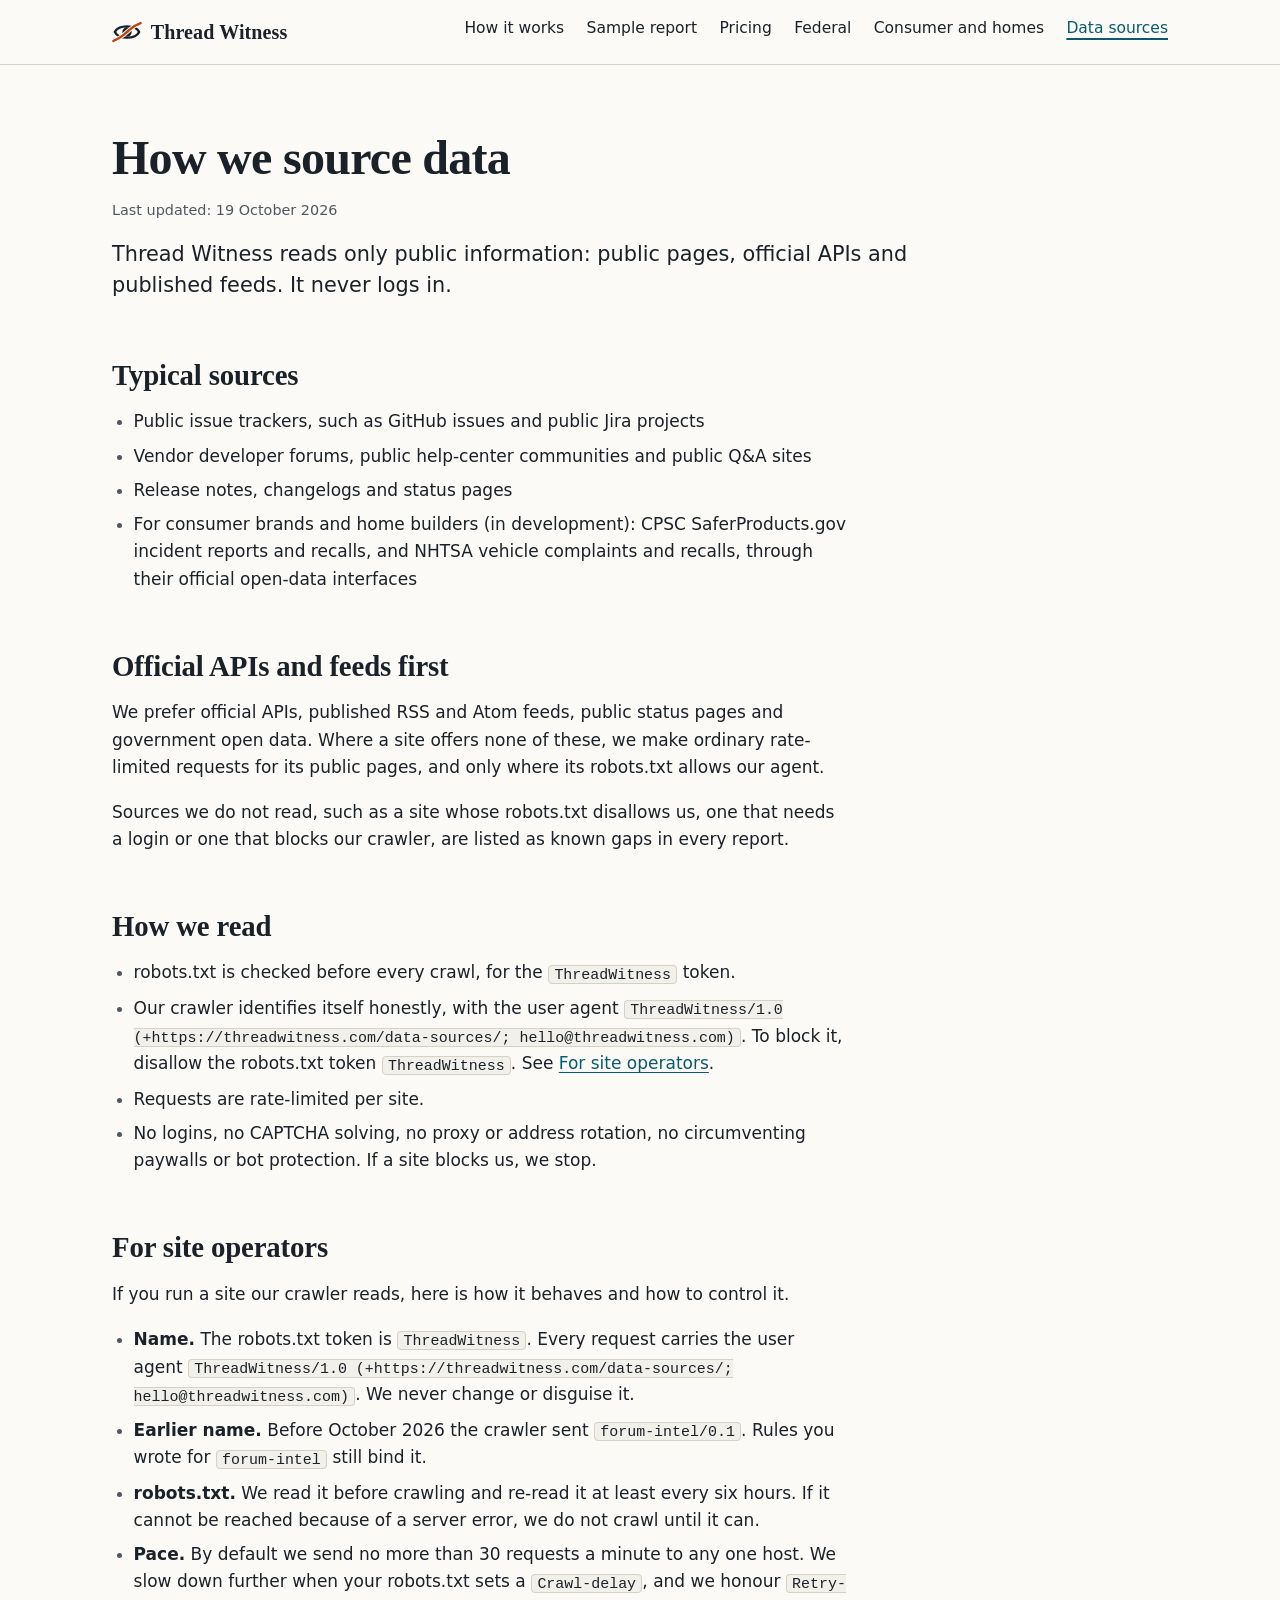
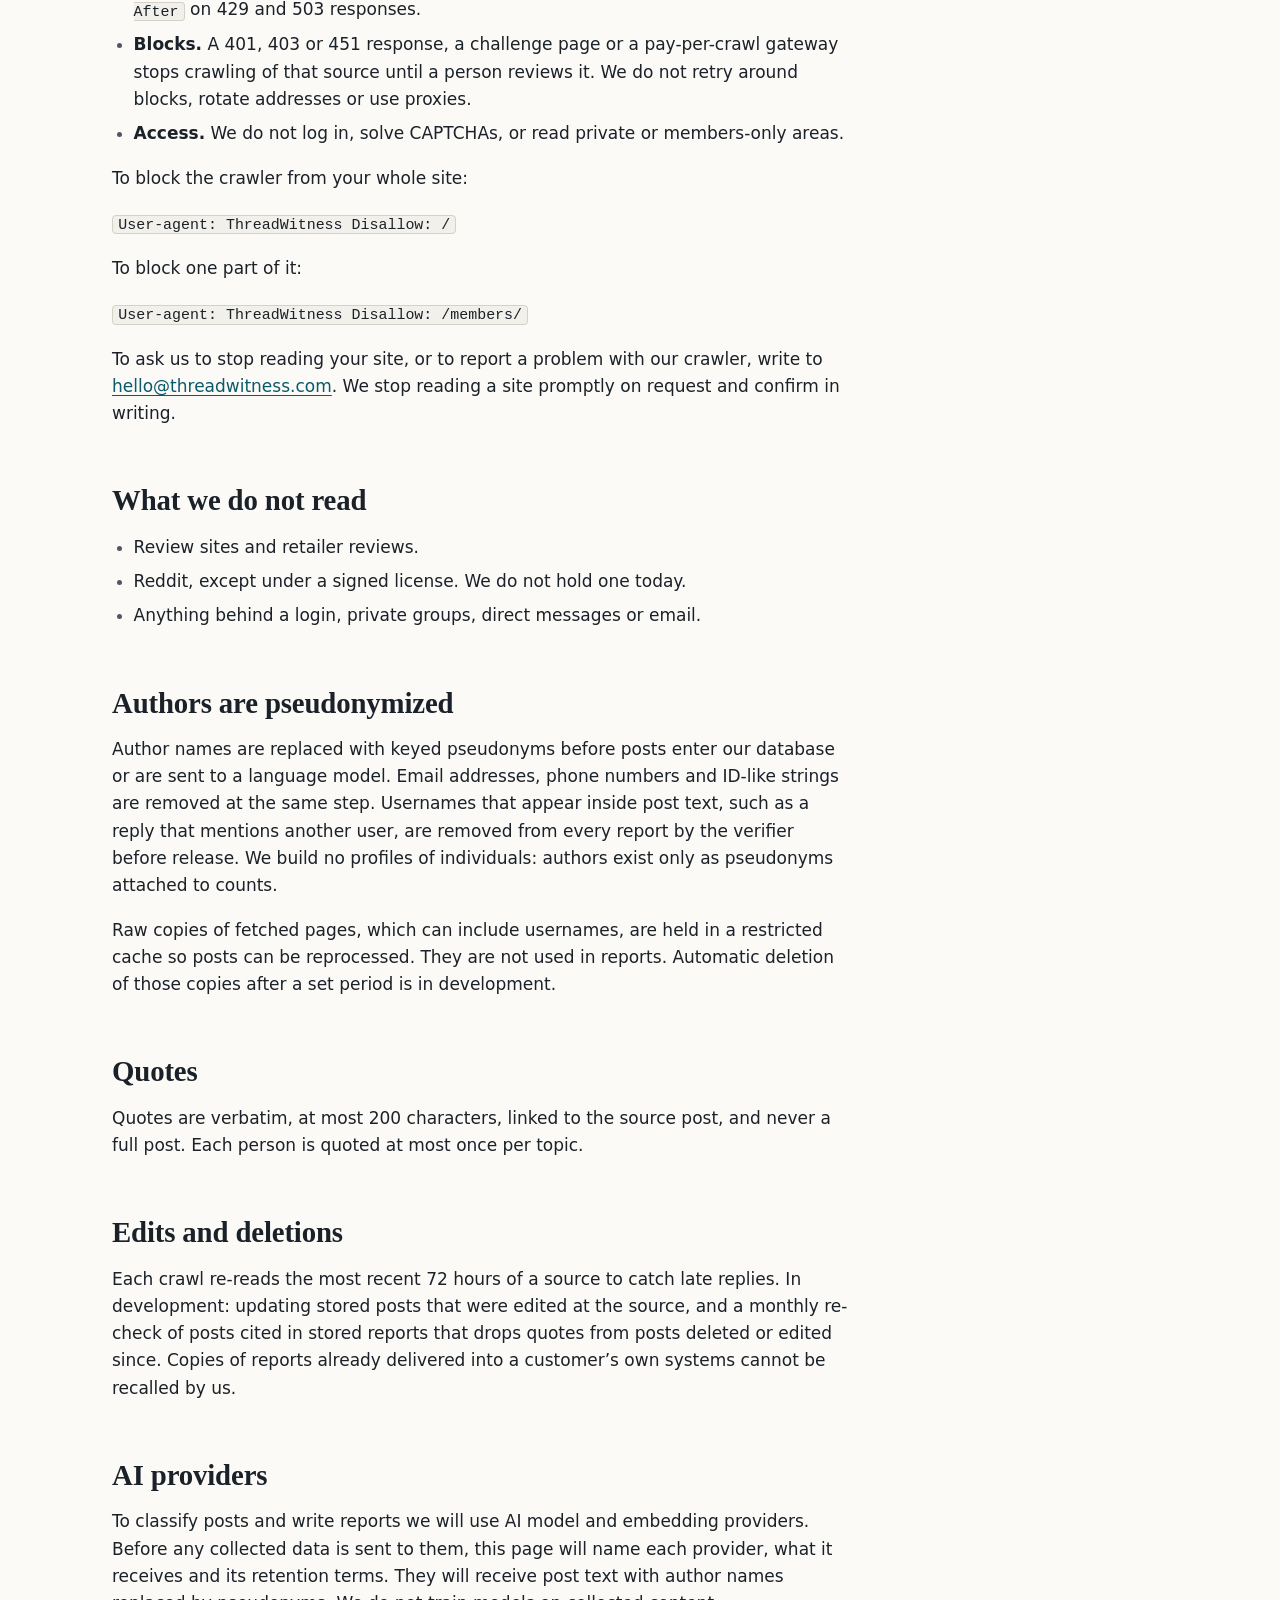
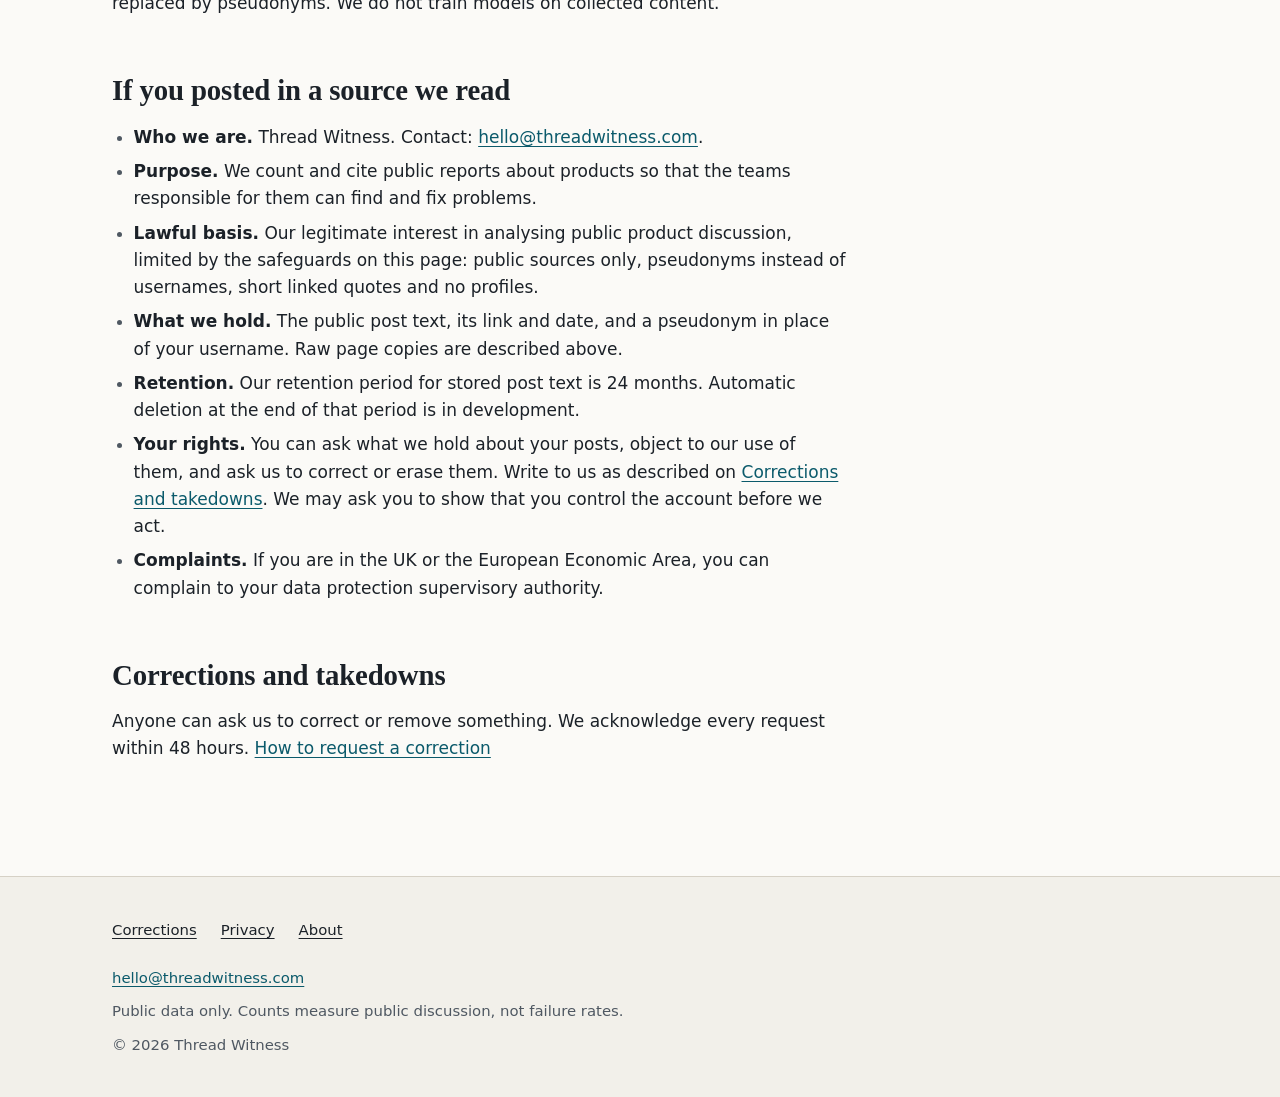
<file: data-sources/index.html>
<!doctype html>
<html lang="en">
<head>
<meta charset="utf-8">
<meta name="viewport" content="width=device-width, initial-scale=1">
<meta http-equiv="Content-Security-Policy" content="default-src 'self'; img-src 'self' data:; style-src 'self'; script-src 'none'; object-src 'none'; base-uri 'self'; form-action 'none'">
<meta name="referrer" content="strict-origin-when-cross-origin">
<meta name="color-scheme" content="light dark">
<meta name="theme-color" content="#fbfaf7" media="(prefers-color-scheme: light)">
<meta name="theme-color" content="#121619" media="(prefers-color-scheme: dark)">
<title>How we source data · Thread Witness</title>
<meta name="description" content="Where Thread Witness data comes from, how it is accessed, how authors are protected, and what you can ask us to do.">
<link rel="canonical" href="https://threadwitness.com/data-sources/">
<link rel="icon" href="/favicon.ico" sizes="32x32">
<link rel="icon" href="/favicon.svg" type="image/svg+xml">
<link rel="apple-touch-icon" href="/apple-touch-icon.png">
<link rel="stylesheet" href="/assets/site.css">
<meta property="og:type" content="website">
<meta property="og:site_name" content="Thread Witness">
<meta property="og:title" content="How we source data · Thread Witness">
<meta property="og:description" content="Where Thread Witness data comes from, how it is accessed, how authors are protected, and what you can ask us to do.">
<meta property="og:url" content="https://threadwitness.com/data-sources/">
<meta property="og:image" content="https://threadwitness.com/assets/og.png">
<meta property="og:image:width" content="1200">
<meta property="og:image:height" content="630">
<meta property="og:image:alt" content="Thread Witness wordmark: a thread passing through an eye, with the line: cited weekly reports on what users report in public.">
<meta name="twitter:card" content="summary_large_image">
<meta name="twitter:title" content="How we source data · Thread Witness">
<meta name="twitter:description" content="Where Thread Witness data comes from, how it is accessed, how authors are protected, and what you can ask us to do.">
<meta name="twitter:image" content="https://threadwitness.com/assets/og.png">
</head>
<body class="page-data-sources">
<a class="skip-link" href="#main">Skip to content</a>
<header class="site-header">
<div class="wrap header-inner">
<a class="wordmark" href="/" aria-label="Thread Witness, home"><svg class="mark" viewBox="0 0 32 32" width="32" height="32" aria-hidden="true" focusable="false"><path class="tw-eye" d="M3 16C7 8 25 8 29 16C25 24 7 24 3 16Z" fill="none" stroke="currentColor" stroke-width="2.6" stroke-linejoin="round"/><circle class="tw-pupil" cx="16" cy="16" r="5" fill="currentColor"/><path class="tw-thread-gap" d="M1.5 25.5C9 23 12 19 16 16S23 9 30.5 6.5" fill="none" stroke-width="4.6" stroke-linecap="round"/><path class="tw-thread" d="M1.5 25.5C9 23 12 19 16 16S23 9 30.5 6.5" fill="none" stroke-width="2.6" stroke-linecap="round"/></svg><span class="wordmark-text">Thread<span class="wordmark-gap"> </span>Witness</span></a>
<nav class="site-nav" aria-label="Main">
<details class="menu">
<summary><span class="menu-icon" aria-hidden="true"></span>Menu</summary>
<ul class="menu-list"><li><a href="/how-it-works/">How it works</a></li><li><a href="/sample-report/">Sample report</a></li><li><a href="/pricing/">Pricing</a></li><li><a href="/federal/">Federal</a></li><li><a href="/consumer-and-homes/">Consumer and homes</a></li><li><a href="/data-sources/" aria-current="page">Data sources</a></li></ul>
</details>
<ul class="nav-list"><li><a href="/how-it-works/">How it works</a></li><li><a href="/sample-report/">Sample report</a></li><li><a href="/pricing/">Pricing</a></li><li><a href="/federal/">Federal</a></li><li><a href="/consumer-and-homes/">Consumer and homes</a></li><li><a href="/data-sources/" aria-current="page">Data sources</a></li></ul>
</nav>
</div>
</header>
<main id="main" tabindex="-1">
<div class="wrap content">
<h1 id="how-we-source-data">How we source data</h1>
<p class="meta">Last updated: 19 October 2026</p>
<p class="lede">Thread Witness reads only public information: public pages, official APIs and published feeds. It never logs in.</p>
<h2 id="typical-sources">Typical sources</h2>
<ul>
<li>Public issue trackers, such as GitHub issues and public Jira projects</li>
<li>Vendor developer forums, public help-center communities and public Q&amp;A sites</li>
<li>Release notes, changelogs and status pages</li>
<li>For consumer brands and home builders (in development): CPSC SaferProducts.gov incident reports and recalls, and NHTSA vehicle complaints and recalls, through their official open-data interfaces</li>
</ul>
<h2 id="official-apis-and-feeds-first">Official APIs and feeds first</h2>
<p>We prefer official APIs, published RSS and Atom feeds, public status pages and government open data. Where a site offers none of these, we make ordinary rate-limited requests for its public pages, and only where its robots.txt allows our agent.</p>
<p>Sources we do not read, such as a site whose robots.txt disallows us, one that needs a login or one that blocks our crawler, are listed as known gaps in every report.</p>
<h2 id="how-we-read">How we read</h2>
<ul>
<li>robots.txt is checked before every crawl, for the <code>ThreadWitness</code> token.</li>
<li>Our crawler identifies itself honestly, with the user agent <code>ThreadWitness/1.0 (+https://threadwitness.com/data-sources/; hello@threadwitness.com)</code>. To block it, disallow the robots.txt token <code>ThreadWitness</code>. See <a href="#for-site-operators">For site operators</a>.</li>
<li>Requests are rate-limited per site.</li>
<li>No logins, no CAPTCHA solving, no proxy or address rotation, no circumventing paywalls or bot protection. If a site blocks us, we stop.</li>
</ul>
<h2 id="for-site-operators">For site operators</h2>
<p>If you run a site our crawler reads, here is how it behaves and how to control it.</p>
<ul>
<li><strong>Name.</strong> The robots.txt token is <code>ThreadWitness</code>. Every request carries the user agent <code>ThreadWitness/1.0 (+https://threadwitness.com/data-sources/; hello@threadwitness.com)</code>. We never change or disguise it.</li>
<li><strong>Earlier name.</strong> Before October 2026 the crawler sent <code>forum-intel/0.1</code>. Rules you wrote for <code>forum-intel</code> still bind it.</li>
<li><strong>robots.txt.</strong> We read it before crawling and re-read it at least every six hours. If it cannot be reached because of a server error, we do not crawl until it can.</li>
<li><strong>Pace.</strong> By default we send no more than 30 requests a minute to any one host. We slow down further when your robots.txt sets a <code>Crawl-delay</code>, and we honour <code>Retry-After</code> on 429 and 503 responses.</li>
<li><strong>Blocks.</strong> A 401, 403 or 451 response, a challenge page or a pay-per-crawl gateway stops crawling of that source until a person reviews it. We do not retry around blocks, rotate addresses or use proxies.</li>
<li><strong>Access.</strong> We do not log in, solve CAPTCHAs, or read private or members-only areas.</li>
</ul>
<p>To block the crawler from your whole site:</p>
<p><code>User-agent: ThreadWitness
Disallow: /</code></p>
<p>To block one part of it:</p>
<p><code>User-agent: ThreadWitness
Disallow: /members/</code></p>
<p>To ask us to stop reading your site, or to report a problem with our crawler, write to <a href="mailto:hello@threadwitness.com?subject=Site%20operator">hello@threadwitness.com</a>. We stop reading a site promptly on request and confirm in writing.</p>
<h2 id="what-we-do-not-read">What we do not read</h2>
<ul>
<li>Review sites and retailer reviews.</li>
<li>Reddit, except under a signed license. We do not hold one today.</li>
<li>Anything behind a login, private groups, direct messages or email.</li>
</ul>
<h2 id="authors-are-pseudonymized">Authors are pseudonymized</h2>
<p>Author names are replaced with keyed pseudonyms before posts enter our database or are sent to a language model. Email addresses, phone numbers and ID-like strings are removed at the same step. Usernames that appear inside post text, such as a reply that mentions another user, are removed from every report by the verifier before release. We build no profiles of individuals: authors exist only as pseudonyms attached to counts.</p>
<p>Raw copies of fetched pages, which can include usernames, are held in a restricted cache so posts can be reprocessed. They are not used in reports. Automatic deletion of those copies after a set period is in development.</p>
<h2 id="quotes">Quotes</h2>
<p>Quotes are verbatim, at most 200 characters, linked to the source post, and never a full post. Each person is quoted at most once per topic.</p>
<h2 id="edits-and-deletions">Edits and deletions</h2>
<p>Each crawl re-reads the most recent 72 hours of a source to catch late replies. In development: updating stored posts that were edited at the source, and a monthly re-check of posts cited in stored reports that drops quotes from posts deleted or edited since. Copies of reports already delivered into a customer&rsquo;s own systems cannot be recalled by us.</p>
<h2 id="ai-providers">AI providers</h2>
<p>To classify posts and write reports we will use AI model and embedding providers. Before any collected data is sent to them, this page will name each provider, what it receives and its retention terms. They will receive post text with author names replaced by pseudonyms. We do not train models on collected content.</p>
<h2 id="if-you-posted-in-a-source-we-read">If you posted in a source we read</h2>
<ul>
<li><strong>Who we are.</strong> Thread Witness. Contact: <a href="mailto:hello@threadwitness.com?subject=My%20posts">hello@threadwitness.com</a>.</li>
<li><strong>Purpose.</strong> We count and cite public reports about products so that the teams responsible for them can find and fix problems.</li>
<li><strong>Lawful basis.</strong> Our legitimate interest in analysing public product discussion, limited by the safeguards on this page: public sources only, pseudonyms instead of usernames, short linked quotes and no profiles.</li>
<li><strong>What we hold.</strong> The public post text, its link and date, and a pseudonym in place of your username. Raw page copies are described above.</li>
<li><strong>Retention.</strong> Our retention period for stored post text is 24 months. Automatic deletion at the end of that period is in development.</li>
<li><strong>Your rights.</strong> You can ask what we hold about your posts, object to our use of them, and ask us to correct or erase them. Write to us as described on <a href="/corrections/">Corrections and takedowns</a>. We may ask you to show that you control the account before we act.</li>
<li><strong>Complaints.</strong> If you are in the UK or the European Economic Area, you can complain to your data protection supervisory authority.</li>
</ul>
<h2 id="corrections-and-takedowns">Corrections and takedowns</h2>
<p>Anyone can ask us to correct or remove something. We acknowledge every request within 48 hours. <a href="/corrections/">How to request a correction</a></p>
</div>
</main>
<footer class="site-footer">
<div class="wrap footer-inner">
<nav aria-label="Footer">
<ul class="footer-list"><li><a href="/corrections/">Corrections</a></li><li><a href="/privacy/">Privacy</a></li><li><a href="/about/">About</a></li></ul>
</nav>
<p class="footer-contact"><a href="mailto:hello@threadwitness.com">hello@threadwitness.com</a></p>
<p class="footer-note">Public data only. Counts measure public discussion, not failure rates.</p>
<p class="footer-copy">© 2026 Thread Witness</p>
</div>
</footer>
</body>
</html>
</file>
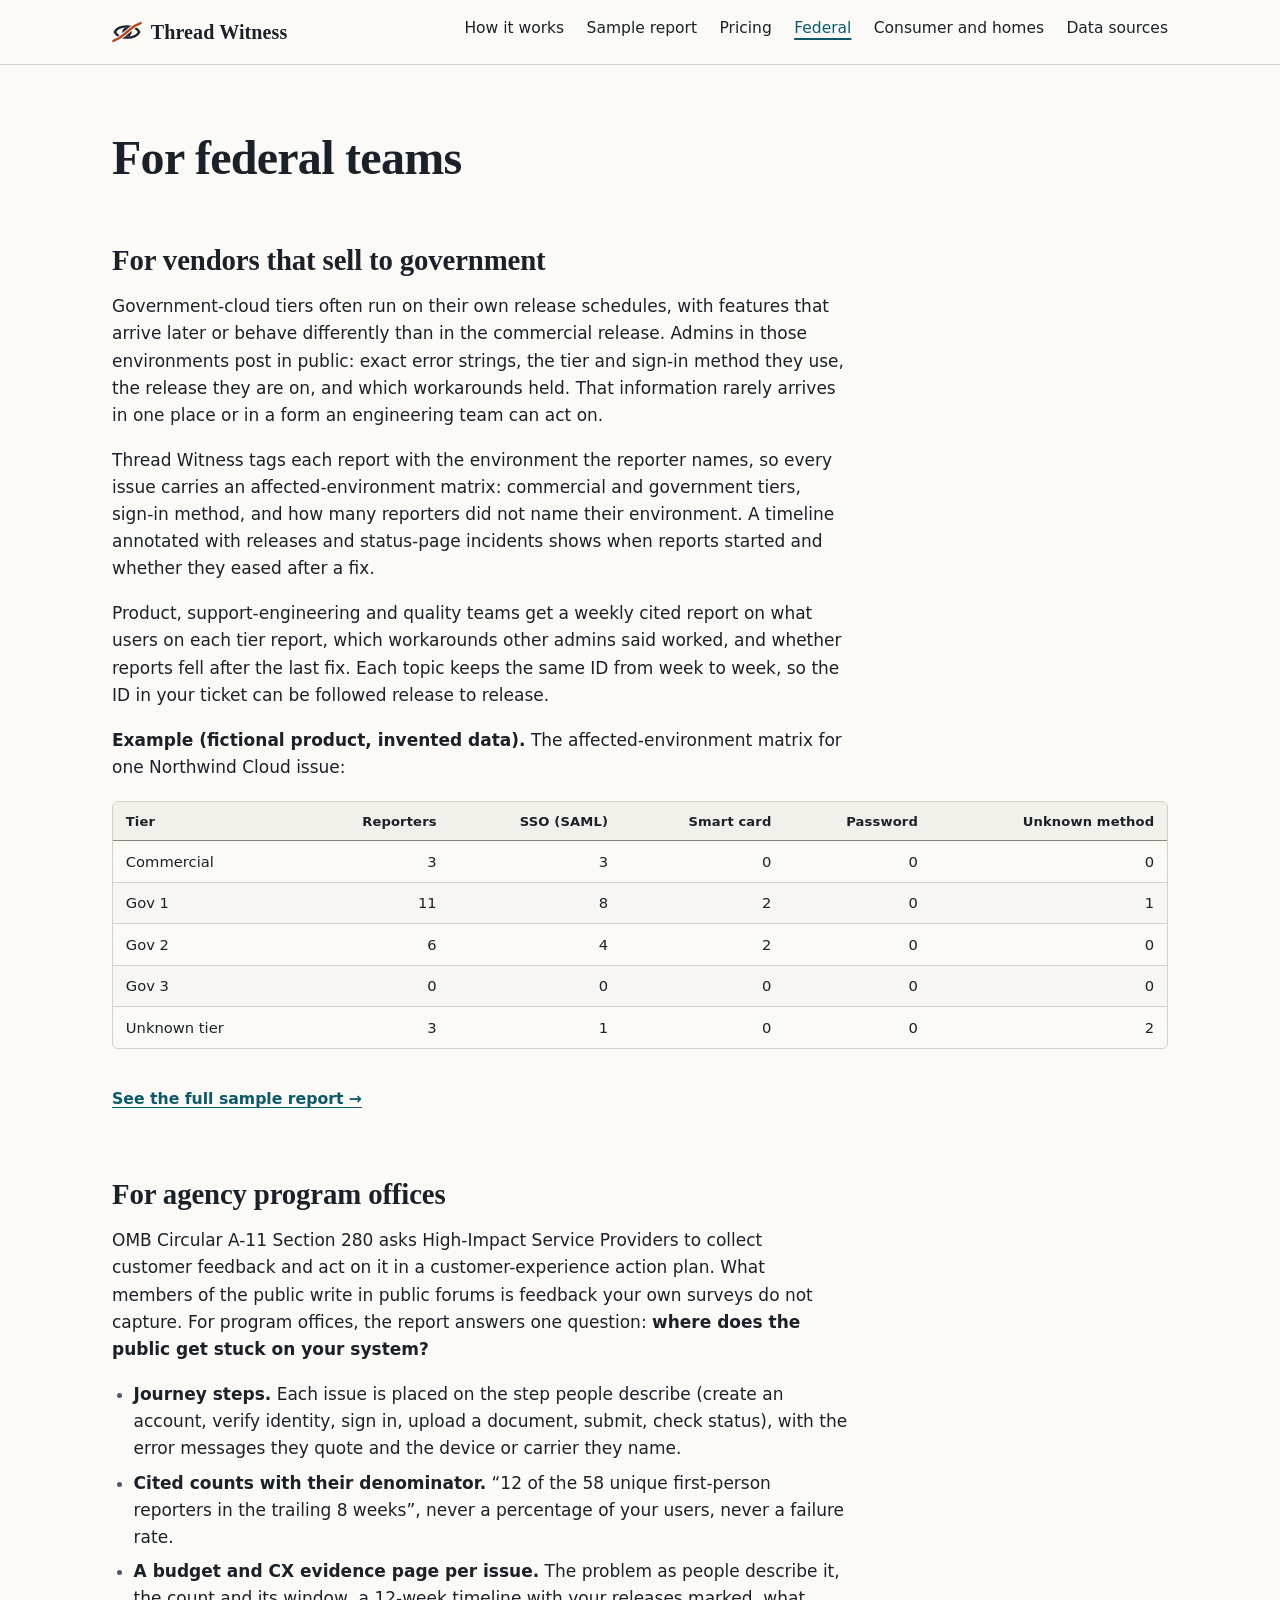
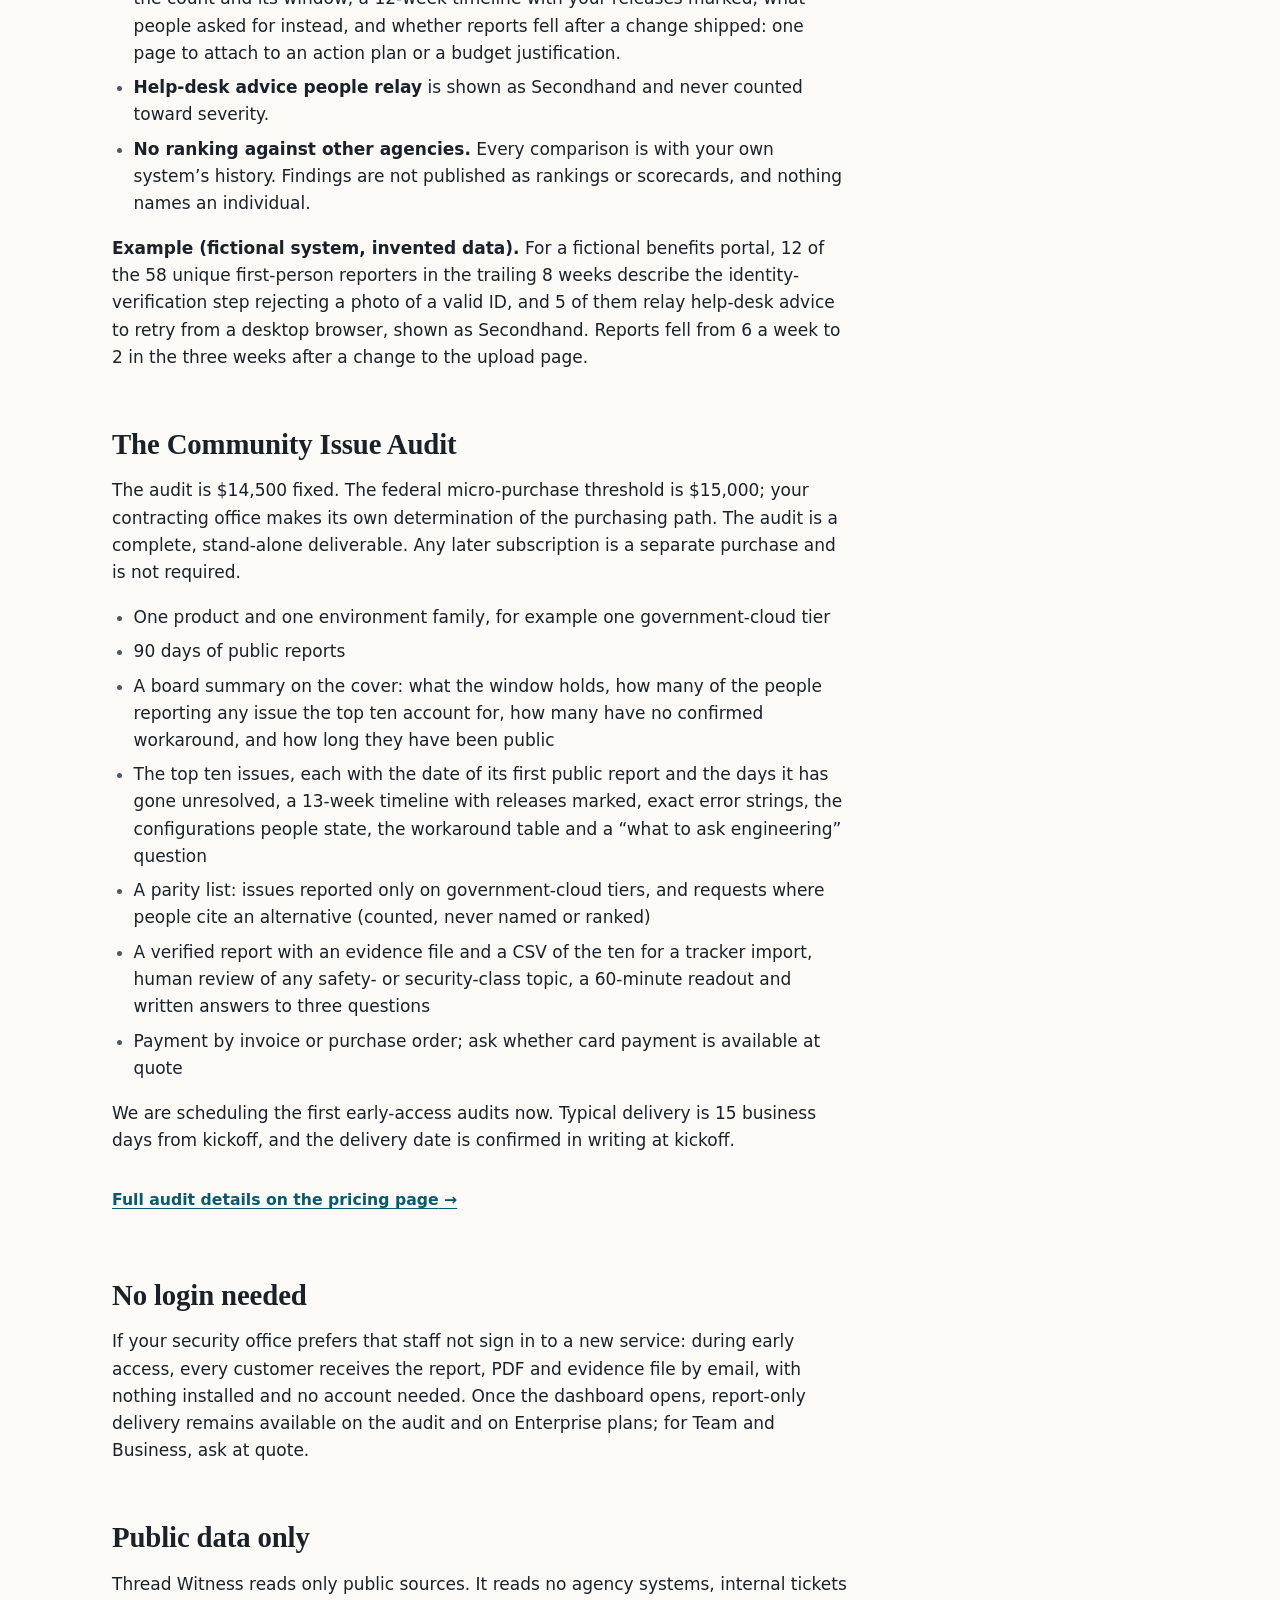
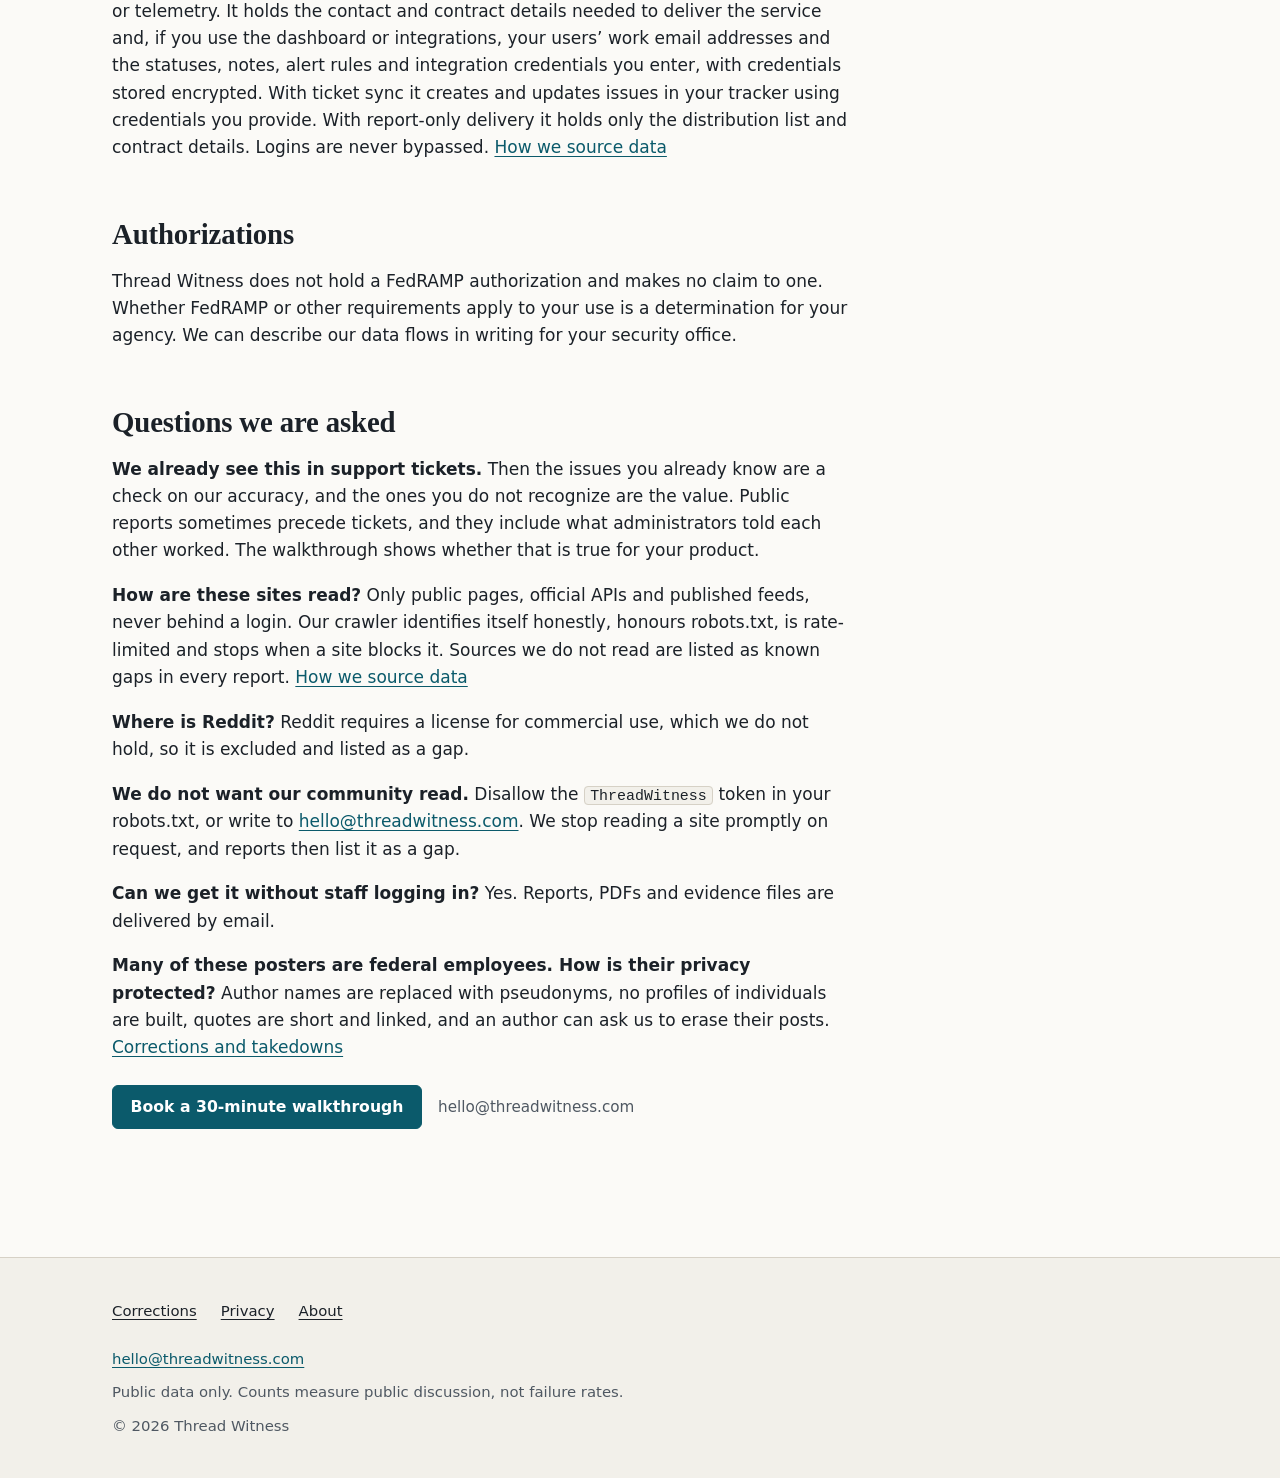
<file: federal/index.html>
<!doctype html>
<html lang="en">
<head>
<meta charset="utf-8">
<meta name="viewport" content="width=device-width, initial-scale=1">
<meta http-equiv="Content-Security-Policy" content="default-src 'self'; img-src 'self' data:; style-src 'self'; script-src 'none'; object-src 'none'; base-uri 'self'; form-action 'none'">
<meta name="referrer" content="strict-origin-when-cross-origin">
<meta name="color-scheme" content="light dark">
<meta name="theme-color" content="#fbfaf7" media="(prefers-color-scheme: light)">
<meta name="theme-color" content="#121619" media="(prefers-color-scheme: dark)">
<title>For federal teams · Thread Witness</title>
<meta name="description" content="Thread Witness for software vendors that sell to government and for agency program offices.">
<link rel="canonical" href="https://threadwitness.com/federal/">
<link rel="icon" href="/favicon.ico" sizes="32x32">
<link rel="icon" href="/favicon.svg" type="image/svg+xml">
<link rel="apple-touch-icon" href="/apple-touch-icon.png">
<link rel="stylesheet" href="/assets/site.css">
<meta property="og:type" content="website">
<meta property="og:site_name" content="Thread Witness">
<meta property="og:title" content="For federal teams · Thread Witness">
<meta property="og:description" content="Thread Witness for software vendors that sell to government and for agency program offices.">
<meta property="og:url" content="https://threadwitness.com/federal/">
<meta property="og:image" content="https://threadwitness.com/assets/og.png">
<meta property="og:image:width" content="1200">
<meta property="og:image:height" content="630">
<meta property="og:image:alt" content="Thread Witness wordmark: a thread passing through an eye, with the line: cited weekly reports on what users report in public.">
<meta name="twitter:card" content="summary_large_image">
<meta name="twitter:title" content="For federal teams · Thread Witness">
<meta name="twitter:description" content="Thread Witness for software vendors that sell to government and for agency program offices.">
<meta name="twitter:image" content="https://threadwitness.com/assets/og.png">
</head>
<body class="page-federal">
<a class="skip-link" href="#main">Skip to content</a>
<header class="site-header">
<div class="wrap header-inner">
<a class="wordmark" href="/" aria-label="Thread Witness, home"><svg class="mark" viewBox="0 0 32 32" width="32" height="32" aria-hidden="true" focusable="false"><path class="tw-eye" d="M3 16C7 8 25 8 29 16C25 24 7 24 3 16Z" fill="none" stroke="currentColor" stroke-width="2.6" stroke-linejoin="round"/><circle class="tw-pupil" cx="16" cy="16" r="5" fill="currentColor"/><path class="tw-thread-gap" d="M1.5 25.5C9 23 12 19 16 16S23 9 30.5 6.5" fill="none" stroke-width="4.6" stroke-linecap="round"/><path class="tw-thread" d="M1.5 25.5C9 23 12 19 16 16S23 9 30.5 6.5" fill="none" stroke-width="2.6" stroke-linecap="round"/></svg><span class="wordmark-text">Thread<span class="wordmark-gap"> </span>Witness</span></a>
<nav class="site-nav" aria-label="Main">
<details class="menu">
<summary><span class="menu-icon" aria-hidden="true"></span>Menu</summary>
<ul class="menu-list"><li><a href="/how-it-works/">How it works</a></li><li><a href="/sample-report/">Sample report</a></li><li><a href="/pricing/">Pricing</a></li><li><a href="/federal/" aria-current="page">Federal</a></li><li><a href="/consumer-and-homes/">Consumer and homes</a></li><li><a href="/data-sources/">Data sources</a></li></ul>
</details>
<ul class="nav-list"><li><a href="/how-it-works/">How it works</a></li><li><a href="/sample-report/">Sample report</a></li><li><a href="/pricing/">Pricing</a></li><li><a href="/federal/" aria-current="page">Federal</a></li><li><a href="/consumer-and-homes/">Consumer and homes</a></li><li><a href="/data-sources/">Data sources</a></li></ul>
</nav>
</div>
</header>
<main id="main" tabindex="-1">
<div class="wrap content">
<h1 id="for-federal-teams">For federal teams</h1>
<h2 id="for-vendors-that-sell-to-government">For vendors that sell to government</h2>
<p>Government-cloud tiers often run on their own release schedules, with features that arrive later or behave differently than in the commercial release. Admins in those environments post in public: exact error strings, the tier and sign-in method they use, the release they are on, and which workarounds held. That information rarely arrives in one place or in a form an engineering team can act on.</p>
<p>Thread Witness tags each report with the environment the reporter names, so every issue carries an affected-environment matrix: commercial and government tiers, sign-in method, and how many reporters did not name their environment. A timeline annotated with releases and status-page incidents shows when reports started and whether they eased after a fix.</p>
<p>Product, support-engineering and quality teams get a weekly cited report on what users on each tier report, which workarounds other admins said worked, and whether reports fell after the last fix. Each topic keeps the same ID from week to week, so the ID in your ticket can be followed release to release.</p>
<p><strong>Example (fictional product, invented data).</strong> The affected-environment matrix for one Northwind Cloud issue:</p>
<div class="table-wrap" role="region" aria-label="For vendors that sell to government, table 1" tabindex="0"><table>
<thead>
<tr>
<th>Tier</th>
<th class="num">Reporters</th>
<th class="num">SSO (SAML)</th>
<th class="num">Smart card</th>
<th class="num">Password</th>
<th class="num">Unknown method</th>
</tr>
</thead>
<tbody>
<tr>
<td>Commercial</td>
<td class="num">3</td>
<td class="num">3</td>
<td class="num">0</td>
<td class="num">0</td>
<td class="num">0</td>
</tr>
<tr>
<td>Gov 1</td>
<td class="num">11</td>
<td class="num">8</td>
<td class="num">2</td>
<td class="num">0</td>
<td class="num">1</td>
</tr>
<tr>
<td>Gov 2</td>
<td class="num">6</td>
<td class="num">4</td>
<td class="num">2</td>
<td class="num">0</td>
<td class="num">0</td>
</tr>
<tr>
<td>Gov 3</td>
<td class="num">0</td>
<td class="num">0</td>
<td class="num">0</td>
<td class="num">0</td>
<td class="num">0</td>
</tr>
<tr>
<td>Unknown tier</td>
<td class="num">3</td>
<td class="num">1</td>
<td class="num">0</td>
<td class="num">0</td>
<td class="num">2</td>
</tr>
</tbody>
</table></div>
<p class="actions"><a class="btn btn-quiet" href="/sample-report/">See the full sample report</a></p>
<h2 id="for-agency-program-offices">For agency program offices</h2>
<p>OMB Circular A-11 Section 280 asks High-Impact Service Providers to collect customer feedback and act on it in a customer-experience action plan. What members of the public write in public forums is feedback your own surveys do not capture. For program offices, the report answers one question: <strong>where does the public get stuck on your system?</strong></p>
<ul>
<li><strong>Journey steps.</strong> Each issue is placed on the step people describe (create an account, verify identity, sign in, upload a document, submit, check status), with the error messages they quote and the device or carrier they name.</li>
<li><strong>Cited counts with their denominator.</strong> &ldquo;12 of the 58 unique first-person reporters in the trailing 8 weeks&rdquo;, never a percentage of your users, never a failure rate.</li>
<li><strong>A budget and CX evidence page per issue.</strong> The problem as people describe it, the count and its window, a 12-week timeline with your releases marked, what people asked for instead, and whether reports fell after a change shipped: one page to attach to an action plan or a budget justification.</li>
<li><strong>Help-desk advice people relay</strong> is shown as Secondhand and never counted toward severity.</li>
<li><strong>No ranking against other agencies.</strong> Every comparison is with your own system&rsquo;s history. Findings are not published as rankings or scorecards, and nothing names an individual.</li>
</ul>
<p><strong>Example (fictional system, invented data).</strong> For a fictional benefits portal, 12 of the 58 unique first-person reporters in the trailing 8 weeks describe the identity-verification step rejecting a photo of a valid ID, and 5 of them relay help-desk advice to retry from a desktop browser, shown as Secondhand. Reports fell from 6 a week to 2 in the three weeks after a change to the upload page.</p>
<h2 id="the-community-issue-audit">The Community Issue Audit</h2>
<p>The audit is $14,500 fixed. The federal micro-purchase threshold is $15,000; your contracting office makes its own determination of the purchasing path. The audit is a complete, stand-alone deliverable. Any later subscription is a separate purchase and is not required.</p>
<ul>
<li>One product and one environment family, for example one government-cloud tier</li>
<li>90 days of public reports</li>
<li>A board summary on the cover: what the window holds, how many of the people reporting any issue the top ten account for, how many have no confirmed workaround, and how long they have been public</li>
<li>The top ten issues, each with the date of its first public report and the days it has gone unresolved, a 13-week timeline with releases marked, exact error strings, the configurations people state, the workaround table and a &ldquo;what to ask engineering&rdquo; question</li>
<li>A parity list: issues reported only on government-cloud tiers, and requests where people cite an alternative (counted, never named or ranked)</li>
<li>A verified report with an evidence file and a CSV of the ten for a tracker import, human review of any safety- or security-class topic, a 60-minute readout and written answers to three questions</li>
<li>Payment by invoice or purchase order; ask whether card payment is available at quote</li>
</ul>
<p>We are scheduling the first early-access audits now. Typical delivery is 15 business days from kickoff, and the delivery date is confirmed in writing at kickoff.</p>
<p class="actions"><a class="btn btn-quiet" href="/pricing/">Full audit details on the pricing page</a></p>
<h2 id="no-login-needed">No login needed</h2>
<p>If your security office prefers that staff not sign in to a new service: during early access, every customer receives the report, PDF and evidence file by email, with nothing installed and no account needed. Once the dashboard opens, report-only delivery remains available on the audit and on Enterprise plans; for Team and Business, ask at quote.</p>
<h2 id="public-data-only">Public data only</h2>
<p>Thread Witness reads only public sources. It reads no agency systems, internal tickets or telemetry. It holds the contact and contract details needed to deliver the service and, if you use the dashboard or integrations, your users&rsquo; work email addresses and the statuses, notes, alert rules and integration credentials you enter, with credentials stored encrypted. With ticket sync it creates and updates issues in your tracker using credentials you provide. With report-only delivery it holds only the distribution list and contract details. Logins are never bypassed. <a href="/data-sources/">How we source data</a></p>
<h2 id="authorizations">Authorizations</h2>
<p>Thread Witness does not hold a FedRAMP authorization and makes no claim to one. Whether FedRAMP or other requirements apply to your use is a determination for your agency. We can describe our data flows in writing for your security office.</p>
<h2 id="questions-we-are-asked">Questions we are asked</h2>
<p><strong>We already see this in support tickets.</strong> Then the issues you already know are a check on our accuracy, and the ones you do not recognize are the value. Public reports sometimes precede tickets, and they include what administrators told each other worked. The walkthrough shows whether that is true for your product.</p>
<p><strong>How are these sites read?</strong> Only public pages, official APIs and published feeds, never behind a login. Our crawler identifies itself honestly, honours robots.txt, is rate-limited and stops when a site blocks it. Sources we do not read are listed as known gaps in every report. <a href="/data-sources/">How we source data</a></p>
<p><strong>Where is Reddit?</strong> Reddit requires a license for commercial use, which we do not hold, so it is excluded and listed as a gap.</p>
<p><strong>We do not want our community read.</strong> Disallow the <code>ThreadWitness</code> token in your robots.txt, or write to <a href="mailto:hello@threadwitness.com?subject=Site%20operator">hello@threadwitness.com</a>. We stop reading a site promptly on request, and reports then list it as a gap.</p>
<p><strong>Can we get it without staff logging in?</strong> Yes. Reports, PDFs and evidence files are delivered by email.</p>
<p><strong>Many of these posters are federal employees. How is their privacy protected?</strong> Author names are replaced with pseudonyms, no profiles of individuals are built, quotes are short and linked, and an author can ask us to erase their posts. <a href="/corrections/">Corrections and takedowns</a></p>
<p class="actions"><a class="btn btn-primary" href="mailto:hello@threadwitness.com?subject=Walkthrough&amp;body=Product%3A%20%0ARelease%20or%20environment%20%28for%20example%20a%20government-cloud%20tier%29%3A%20%0AYour%20role%3A%20">Book a 30-minute walkthrough</a><span class="actions-text">hello@threadwitness.com</span></p>
</div>
</main>
<footer class="site-footer">
<div class="wrap footer-inner">
<nav aria-label="Footer">
<ul class="footer-list"><li><a href="/corrections/">Corrections</a></li><li><a href="/privacy/">Privacy</a></li><li><a href="/about/">About</a></li></ul>
</nav>
<p class="footer-contact"><a href="mailto:hello@threadwitness.com">hello@threadwitness.com</a></p>
<p class="footer-note">Public data only. Counts measure public discussion, not failure rates.</p>
<p class="footer-copy">© 2026 Thread Witness</p>
</div>
</footer>
</body>
</html>
</file>
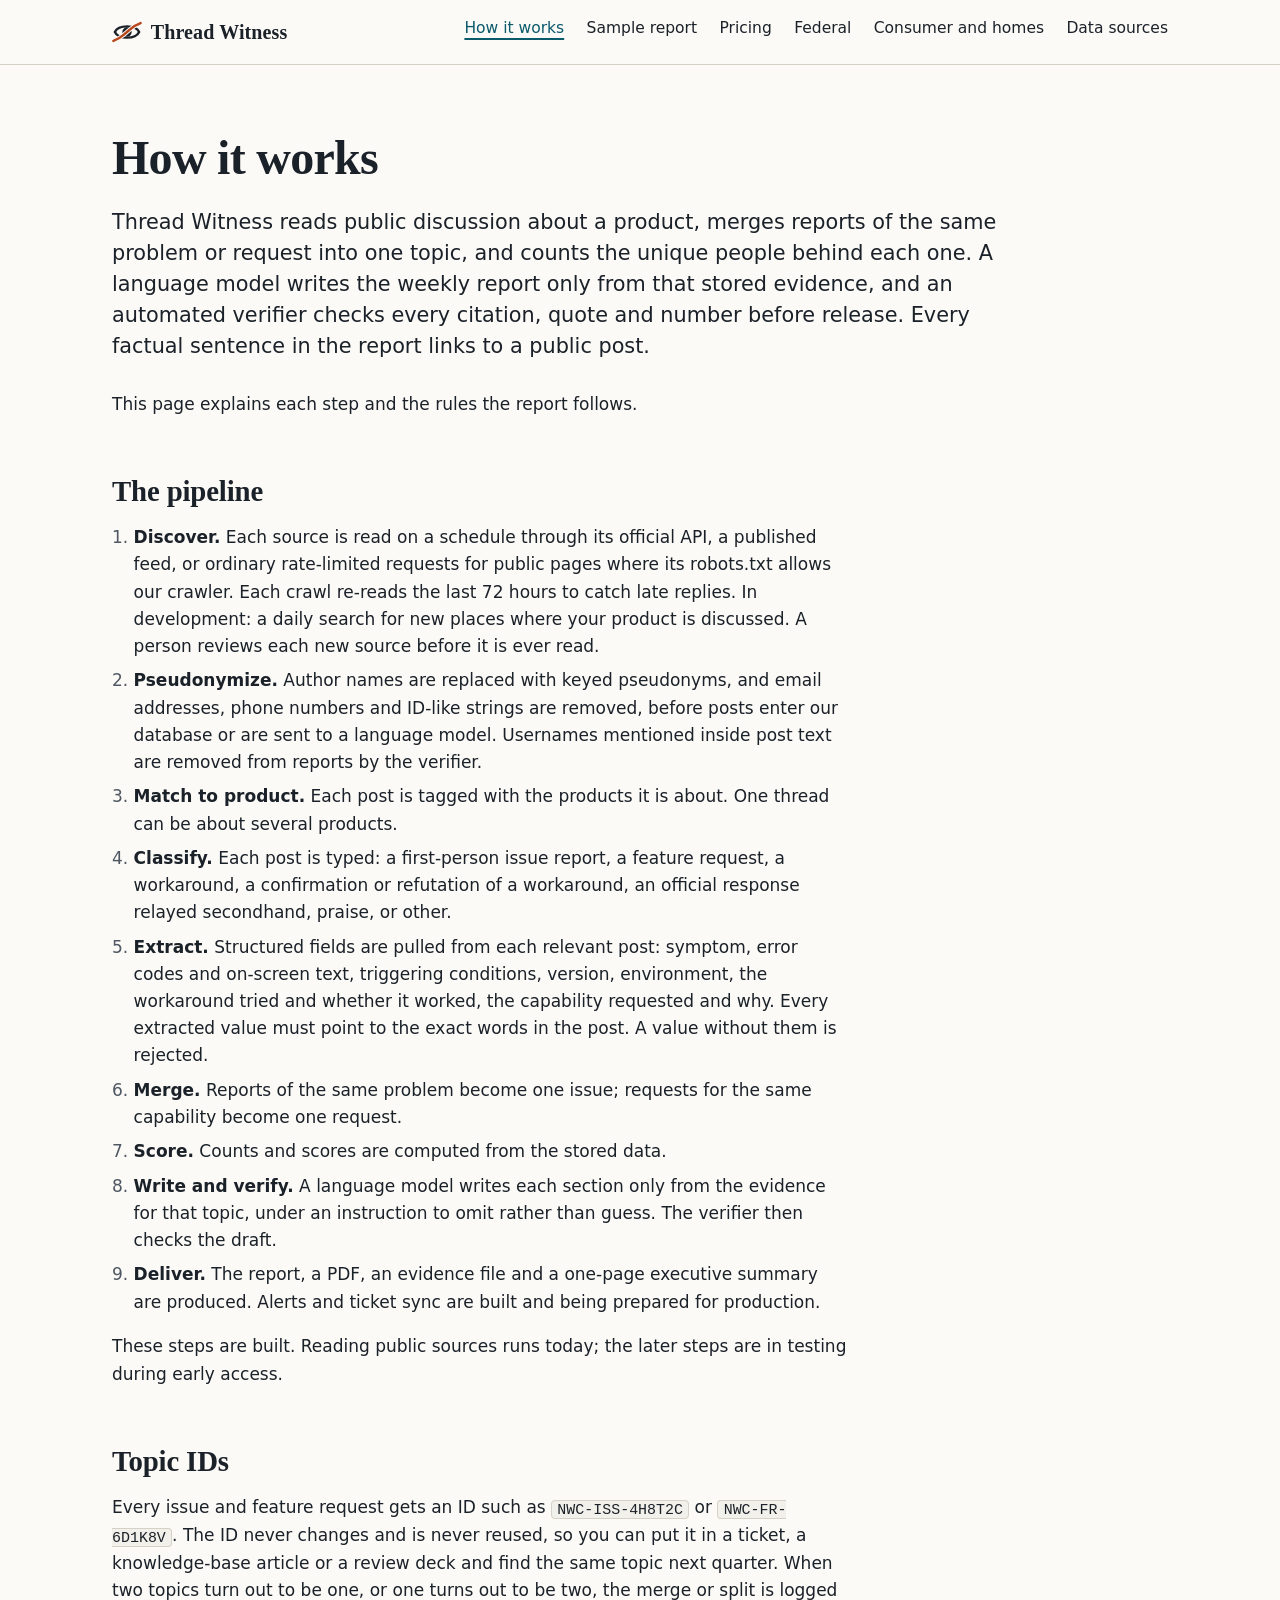
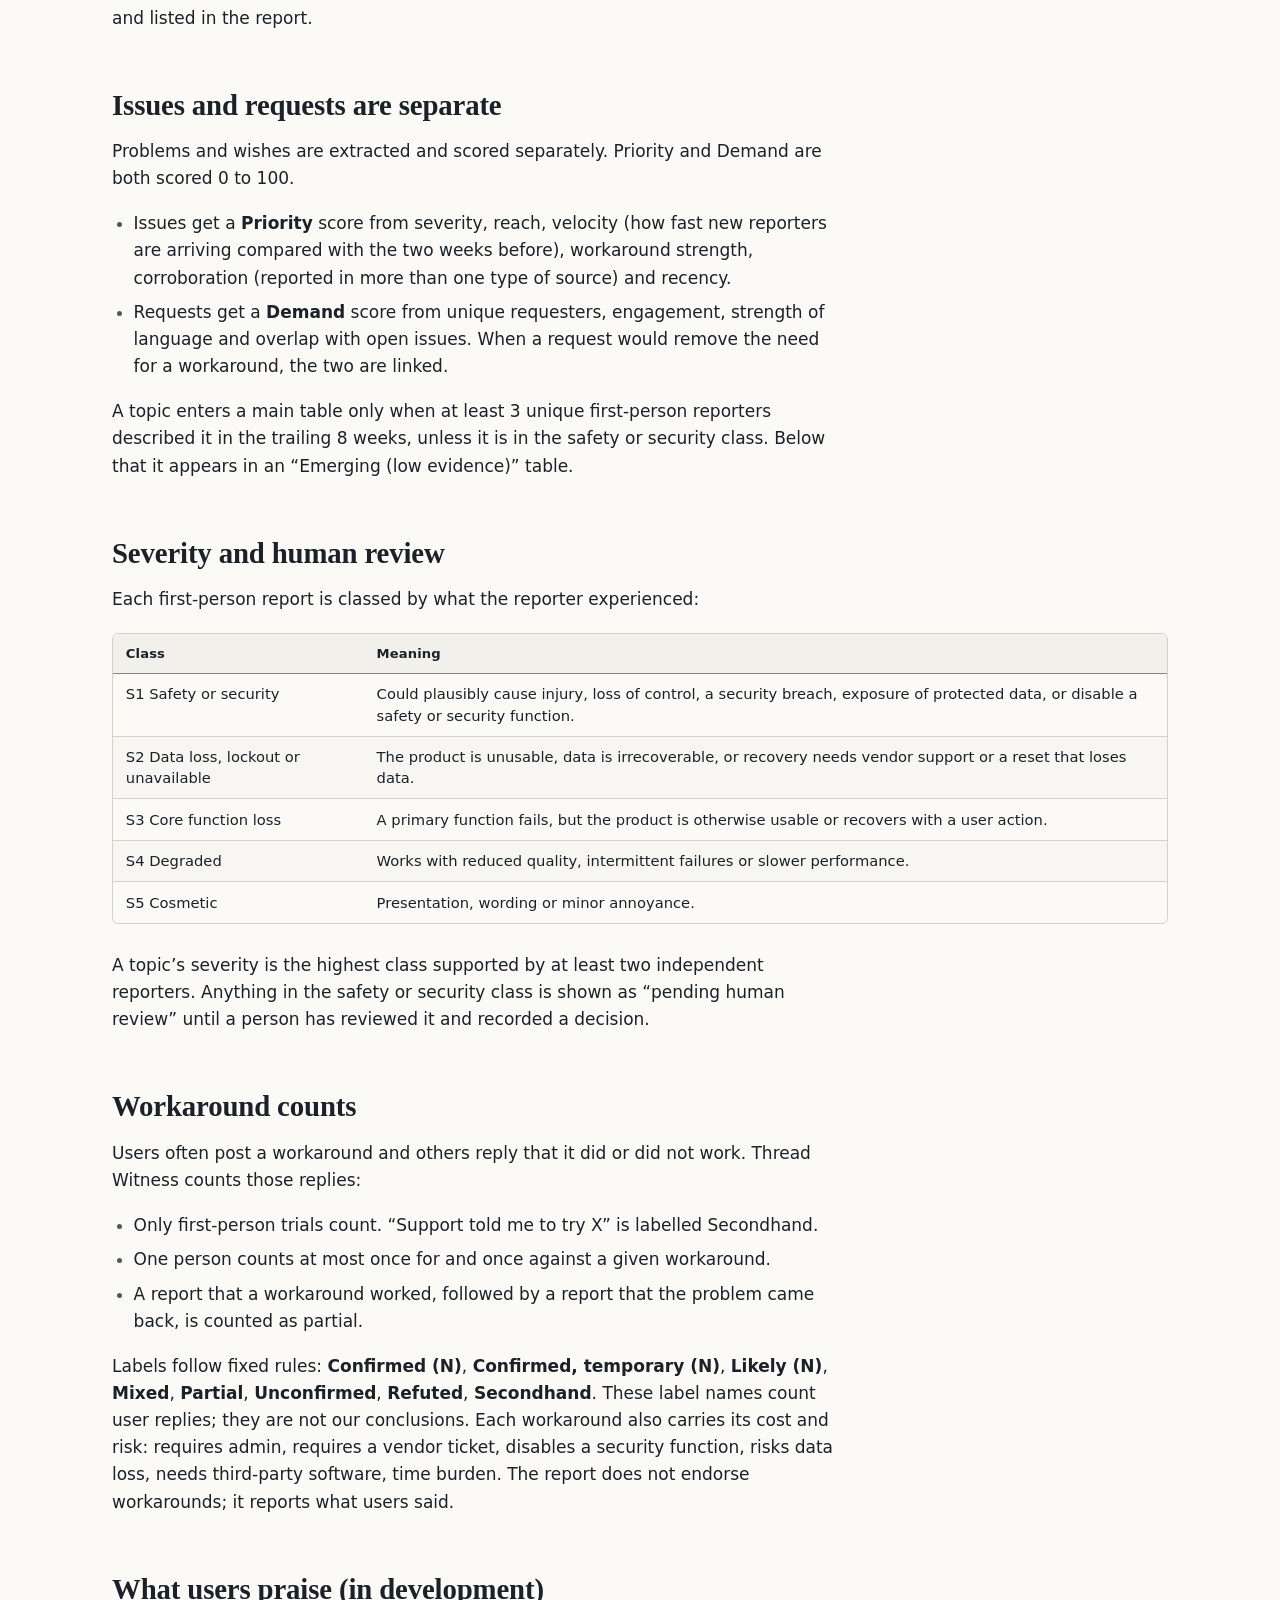
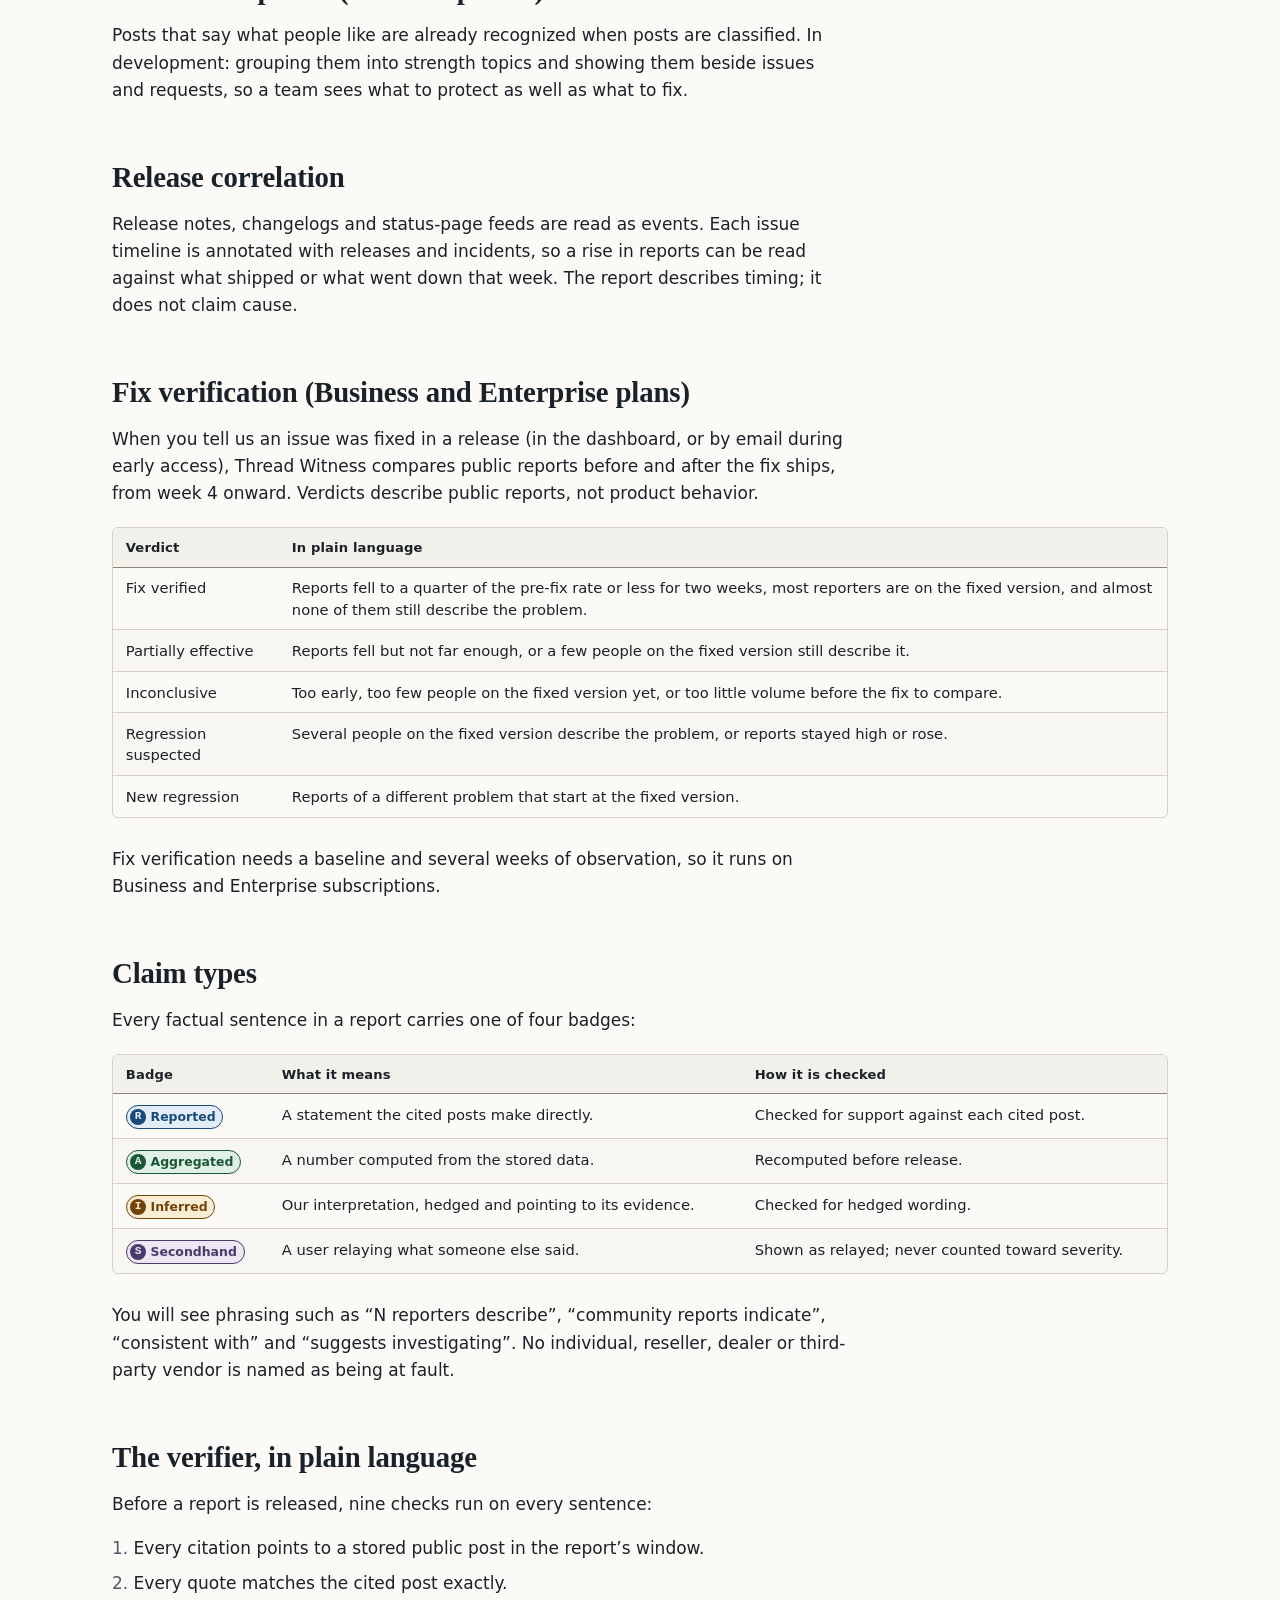
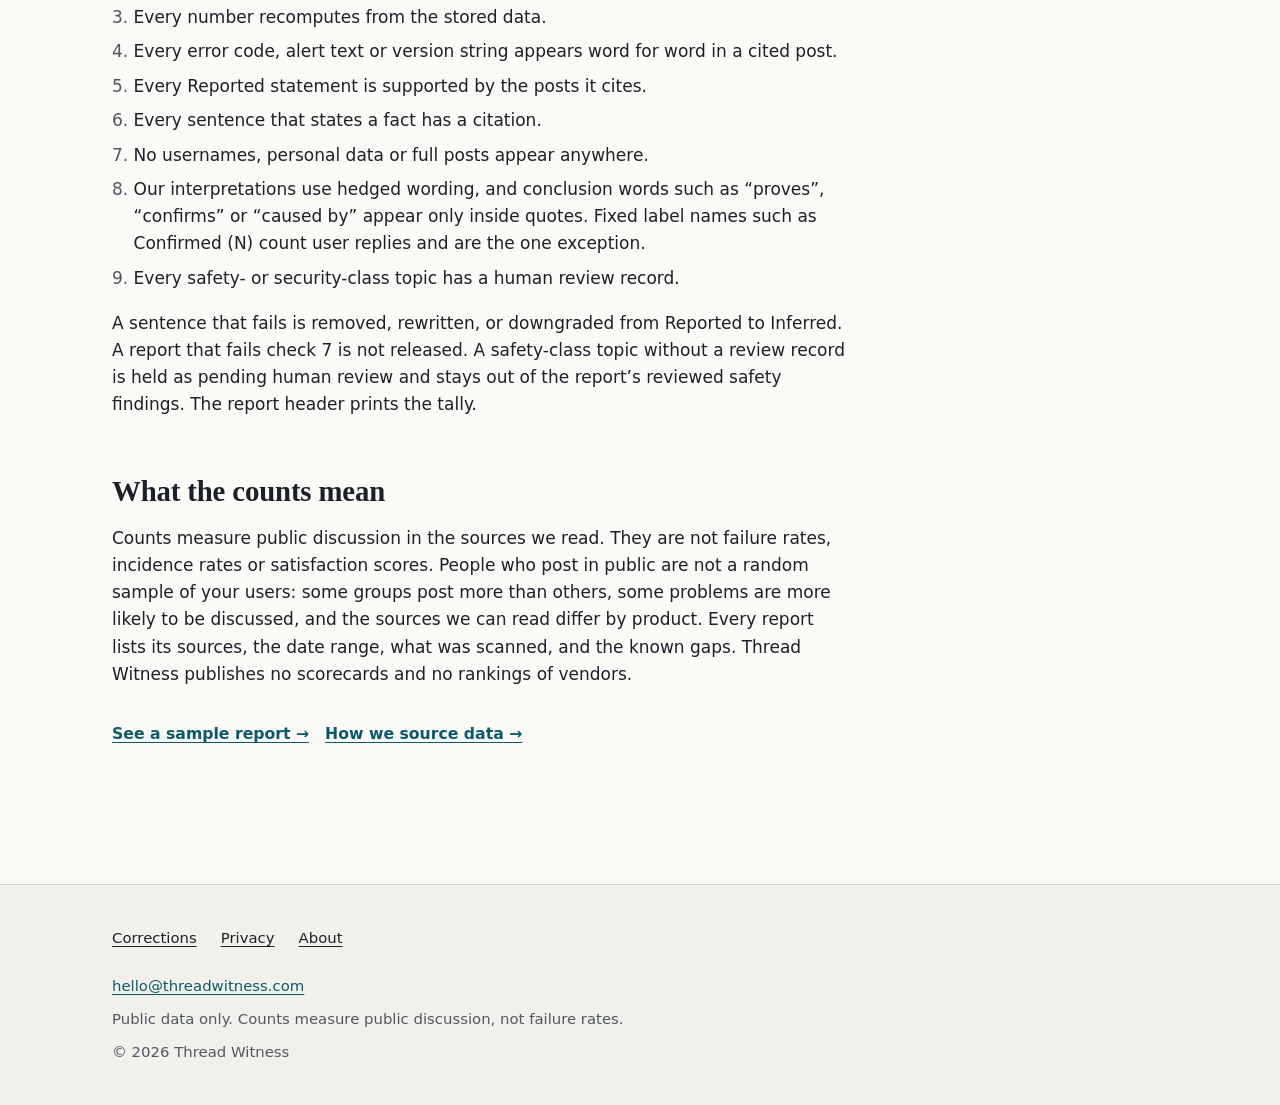
<file: how-it-works/index.html>
<!doctype html>
<html lang="en">
<head>
<meta charset="utf-8">
<meta name="viewport" content="width=device-width, initial-scale=1">
<meta http-equiv="Content-Security-Policy" content="default-src 'self'; img-src 'self' data:; style-src 'self'; script-src 'none'; object-src 'none'; base-uri 'self'; form-action 'none'">
<meta name="referrer" content="strict-origin-when-cross-origin">
<meta name="color-scheme" content="light dark">
<meta name="theme-color" content="#fbfaf7" media="(prefers-color-scheme: light)">
<meta name="theme-color" content="#121619" media="(prefers-color-scheme: dark)">
<title>How it works · Thread Witness</title>
<meta name="description" content="The Thread Witness pipeline, topic IDs, workaround counts, release correlation, fix verification and the verifier rules.">
<link rel="canonical" href="https://threadwitness.com/how-it-works/">
<link rel="icon" href="/favicon.ico" sizes="32x32">
<link rel="icon" href="/favicon.svg" type="image/svg+xml">
<link rel="apple-touch-icon" href="/apple-touch-icon.png">
<link rel="stylesheet" href="/assets/site.css">
<meta property="og:type" content="website">
<meta property="og:site_name" content="Thread Witness">
<meta property="og:title" content="How it works · Thread Witness">
<meta property="og:description" content="The Thread Witness pipeline, topic IDs, workaround counts, release correlation, fix verification and the verifier rules.">
<meta property="og:url" content="https://threadwitness.com/how-it-works/">
<meta property="og:image" content="https://threadwitness.com/assets/og.png">
<meta property="og:image:width" content="1200">
<meta property="og:image:height" content="630">
<meta property="og:image:alt" content="Thread Witness wordmark: a thread passing through an eye, with the line: cited weekly reports on what users report in public.">
<meta name="twitter:card" content="summary_large_image">
<meta name="twitter:title" content="How it works · Thread Witness">
<meta name="twitter:description" content="The Thread Witness pipeline, topic IDs, workaround counts, release correlation, fix verification and the verifier rules.">
<meta name="twitter:image" content="https://threadwitness.com/assets/og.png">
</head>
<body class="page-how-it-works">
<a class="skip-link" href="#main">Skip to content</a>
<header class="site-header">
<div class="wrap header-inner">
<a class="wordmark" href="/" aria-label="Thread Witness, home"><svg class="mark" viewBox="0 0 32 32" width="32" height="32" aria-hidden="true" focusable="false"><path class="tw-eye" d="M3 16C7 8 25 8 29 16C25 24 7 24 3 16Z" fill="none" stroke="currentColor" stroke-width="2.6" stroke-linejoin="round"/><circle class="tw-pupil" cx="16" cy="16" r="5" fill="currentColor"/><path class="tw-thread-gap" d="M1.5 25.5C9 23 12 19 16 16S23 9 30.5 6.5" fill="none" stroke-width="4.6" stroke-linecap="round"/><path class="tw-thread" d="M1.5 25.5C9 23 12 19 16 16S23 9 30.5 6.5" fill="none" stroke-width="2.6" stroke-linecap="round"/></svg><span class="wordmark-text">Thread<span class="wordmark-gap"> </span>Witness</span></a>
<nav class="site-nav" aria-label="Main">
<details class="menu">
<summary><span class="menu-icon" aria-hidden="true"></span>Menu</summary>
<ul class="menu-list"><li><a href="/how-it-works/" aria-current="page">How it works</a></li><li><a href="/sample-report/">Sample report</a></li><li><a href="/pricing/">Pricing</a></li><li><a href="/federal/">Federal</a></li><li><a href="/consumer-and-homes/">Consumer and homes</a></li><li><a href="/data-sources/">Data sources</a></li></ul>
</details>
<ul class="nav-list"><li><a href="/how-it-works/" aria-current="page">How it works</a></li><li><a href="/sample-report/">Sample report</a></li><li><a href="/pricing/">Pricing</a></li><li><a href="/federal/">Federal</a></li><li><a href="/consumer-and-homes/">Consumer and homes</a></li><li><a href="/data-sources/">Data sources</a></li></ul>
</nav>
</div>
</header>
<main id="main" tabindex="-1">
<div class="wrap content">
<h1 id="how-it-works">How it works</h1>
<p class="lede">Thread Witness reads public discussion about a product, merges reports of the same problem or request into one topic, and counts the unique people behind each one. A language model writes the weekly report only from that stored evidence, and an automated verifier checks every citation, quote and number before release. Every factual sentence in the report links to a public post.</p>
<p>This page explains each step and the rules the report follows.</p>
<h2 id="the-pipeline">The pipeline</h2>
<ol>
<li><strong>Discover.</strong> Each source is read on a schedule through its official API, a published feed, or ordinary rate-limited requests for public pages where its robots.txt allows our crawler. Each crawl re-reads the last 72 hours to catch late replies. In development: a daily search for new places where your product is discussed. A person reviews each new source before it is ever read.</li>
<li><strong>Pseudonymize.</strong> Author names are replaced with keyed pseudonyms, and email addresses, phone numbers and ID-like strings are removed, before posts enter our database or are sent to a language model. Usernames mentioned inside post text are removed from reports by the verifier.</li>
<li><strong>Match to product.</strong> Each post is tagged with the products it is about. One thread can be about several products.</li>
<li><strong>Classify.</strong> Each post is typed: a first-person issue report, a feature request, a workaround, a confirmation or refutation of a workaround, an official response relayed secondhand, praise, or other.</li>
<li><strong>Extract.</strong> Structured fields are pulled from each relevant post: symptom, error codes and on-screen text, triggering conditions, version, environment, the workaround tried and whether it worked, the capability requested and why. Every extracted value must point to the exact words in the post. A value without them is rejected.</li>
<li><strong>Merge.</strong> Reports of the same problem become one issue; requests for the same capability become one request.</li>
<li><strong>Score.</strong> Counts and scores are computed from the stored data.</li>
<li><strong>Write and verify.</strong> A language model writes each section only from the evidence for that topic, under an instruction to omit rather than guess. The verifier then checks the draft.</li>
<li><strong>Deliver.</strong> The report, a PDF, an evidence file and a one-page executive summary are produced. Alerts and ticket sync are built and being prepared for production.</li>
</ol>
<p>These steps are built. Reading public sources runs today; the later steps are in testing during early access.</p>
<h2 id="topic-ids">Topic IDs</h2>
<p>Every issue and feature request gets an ID such as <code>NWC-ISS-4H8T2C</code> or <code>NWC-FR-6D1K8V</code>. The ID never changes and is never reused, so you can put it in a ticket, a knowledge-base article or a review deck and find the same topic next quarter. When two topics turn out to be one, or one turns out to be two, the merge or split is logged and listed in the report.</p>
<h2 id="issues-and-requests-are-separate">Issues and requests are separate</h2>
<p>Problems and wishes are extracted and scored separately. Priority and Demand are both scored 0 to 100.</p>
<ul>
<li>Issues get a <strong>Priority</strong> score from severity, reach, velocity (how fast new reporters are arriving compared with the two weeks before), workaround strength, corroboration (reported in more than one type of source) and recency.</li>
<li>Requests get a <strong>Demand</strong> score from unique requesters, engagement, strength of language and overlap with open issues. When a request would remove the need for a workaround, the two are linked.</li>
</ul>
<p>A topic enters a main table only when at least 3 unique first-person reporters described it in the trailing 8 weeks, unless it is in the safety or security class. Below that it appears in an &ldquo;Emerging (low evidence)&rdquo; table.</p>
<h2 id="severity-and-human-review">Severity and human review</h2>
<p>Each first-person report is classed by what the reporter experienced:</p>
<div class="table-wrap" role="region" aria-label="Severity and human review, table 1" tabindex="0"><table>
<thead>
<tr>
<th>Class</th>
<th>Meaning</th>
</tr>
</thead>
<tbody>
<tr>
<td>S1 Safety or security</td>
<td class="text">Could plausibly cause injury, loss of control, a security breach, exposure of protected data, or disable a safety or security function.</td>
</tr>
<tr>
<td class="text">S2 Data loss, lockout or unavailable</td>
<td class="text">The product is unusable, data is irrecoverable, or recovery needs vendor support or a reset that loses data.</td>
</tr>
<tr>
<td>S3 Core function loss</td>
<td class="text">A primary function fails, but the product is otherwise usable or recovers with a user action.</td>
</tr>
<tr>
<td>S4 Degraded</td>
<td class="text">Works with reduced quality, intermittent failures or slower performance.</td>
</tr>
<tr>
<td>S5 Cosmetic</td>
<td class="text">Presentation, wording or minor annoyance.</td>
</tr>
</tbody>
</table></div>
<p>A topic&rsquo;s severity is the highest class supported by at least two independent reporters. Anything in the safety or security class is shown as &ldquo;pending human review&rdquo; until a person has reviewed it and recorded a decision.</p>
<h2 id="workaround-counts">Workaround counts</h2>
<p>Users often post a workaround and others reply that it did or did not work. Thread Witness counts those replies:</p>
<ul>
<li>Only first-person trials count. &ldquo;Support told me to try X&rdquo; is labelled Secondhand.</li>
<li>One person counts at most once for and once against a given workaround.</li>
<li>A report that a workaround worked, followed by a report that the problem came back, is counted as partial.</li>
</ul>
<p>Labels follow fixed rules: <strong>Confirmed (N)</strong>, <strong>Confirmed, temporary (N)</strong>, <strong>Likely (N)</strong>, <strong>Mixed</strong>, <strong>Partial</strong>, <strong>Unconfirmed</strong>, <strong>Refuted</strong>, <strong>Secondhand</strong>. These label names count user replies; they are not our conclusions. Each workaround also carries its cost and risk: requires admin, requires a vendor ticket, disables a security function, risks data loss, needs third-party software, time burden. The report does not endorse workarounds; it reports what users said.</p>
<h2 id="what-users-praise-in-development">What users praise (in development)</h2>
<p>Posts that say what people like are already recognized when posts are classified. In development: grouping them into strength topics and showing them beside issues and requests, so a team sees what to protect as well as what to fix.</p>
<h2 id="release-correlation">Release correlation</h2>
<p>Release notes, changelogs and status-page feeds are read as events. Each issue timeline is annotated with releases and incidents, so a rise in reports can be read against what shipped or what went down that week. The report describes timing; it does not claim cause.</p>
<h2 id="fix-verification-business-and-enterprise-plans">Fix verification (Business and Enterprise plans)</h2>
<p>When you tell us an issue was fixed in a release (in the dashboard, or by email during early access), Thread Witness compares public reports before and after the fix ships, from week 4 onward. Verdicts describe public reports, not product behavior.</p>
<div class="table-wrap" role="region" aria-label="Fix verification (Business and Enterprise plans), table 2" tabindex="0"><table>
<thead>
<tr>
<th>Verdict</th>
<th>In plain language</th>
</tr>
</thead>
<tbody>
<tr>
<td>Fix verified</td>
<td class="text">Reports fell to a quarter of the pre-fix rate or less for two weeks, most reporters are on the fixed version, and almost none of them still describe the problem.</td>
</tr>
<tr>
<td>Partially effective</td>
<td class="text">Reports fell but not far enough, or a few people on the fixed version still describe it.</td>
</tr>
<tr>
<td>Inconclusive</td>
<td class="text">Too early, too few people on the fixed version yet, or too little volume before the fix to compare.</td>
</tr>
<tr>
<td>Regression suspected</td>
<td class="text">Several people on the fixed version describe the problem, or reports stayed high or rose.</td>
</tr>
<tr>
<td>New regression</td>
<td class="text">Reports of a different problem that start at the fixed version.</td>
</tr>
</tbody>
</table></div>
<p>Fix verification needs a baseline and several weeks of observation, so it runs on Business and Enterprise subscriptions.</p>
<h2 id="claim-types">Claim types</h2>
<p>Every factual sentence in a report carries one of four badges:</p>
<div class="table-wrap" role="region" aria-label="Claim types, table 3" tabindex="0"><table>
<thead>
<tr>
<th>Badge</th>
<th>What it means</th>
<th>How it is checked</th>
</tr>
</thead>
<tbody>
<tr>
<td><span class="badge badge-reported"><span class="badge-key" aria-hidden="true">R</span>Reported</span></td>
<td class="text">A statement the cited posts make directly.</td>
<td class="text">Checked for support against each cited post.</td>
</tr>
<tr>
<td><span class="badge badge-aggregated"><span class="badge-key" aria-hidden="true">A</span>Aggregated</span></td>
<td class="text">A number computed from the stored data.</td>
<td class="text">Recomputed before release.</td>
</tr>
<tr>
<td><span class="badge badge-inferred"><span class="badge-key" aria-hidden="true">I</span>Inferred</span></td>
<td class="text">Our interpretation, hedged and pointing to its evidence.</td>
<td class="text">Checked for hedged wording.</td>
</tr>
<tr>
<td><span class="badge badge-secondhand"><span class="badge-key" aria-hidden="true">S</span>Secondhand</span></td>
<td class="text">A user relaying what someone else said.</td>
<td class="text">Shown as relayed; never counted toward severity.</td>
</tr>
</tbody>
</table></div>
<p>You will see phrasing such as &ldquo;N reporters describe&rdquo;, &ldquo;community reports indicate&rdquo;, &ldquo;consistent with&rdquo; and &ldquo;suggests investigating&rdquo;. No individual, reseller, dealer or third-party vendor is named as being at fault.</p>
<h2 id="the-verifier-in-plain-language">The verifier, in plain language</h2>
<p>Before a report is released, nine checks run on every sentence:</p>
<ol>
<li>Every citation points to a stored public post in the report&rsquo;s window.</li>
<li>Every quote matches the cited post exactly.</li>
<li>Every number recomputes from the stored data.</li>
<li>Every error code, alert text or version string appears word for word in a cited post.</li>
<li>Every Reported statement is supported by the posts it cites.</li>
<li>Every sentence that states a fact has a citation.</li>
<li>No usernames, personal data or full posts appear anywhere.</li>
<li>Our interpretations use hedged wording, and conclusion words such as &ldquo;proves&rdquo;, &ldquo;confirms&rdquo; or &ldquo;caused by&rdquo; appear only inside quotes. Fixed label names such as Confirmed (N) count user replies and are the one exception.</li>
<li>Every safety- or security-class topic has a human review record.</li>
</ol>
<p>A sentence that fails is removed, rewritten, or downgraded from Reported to Inferred. A report that fails check 7 is not released. A safety-class topic without a review record is held as pending human review and stays out of the report&rsquo;s reviewed safety findings. The report header prints the tally.</p>
<h2 id="what-the-counts-mean">What the counts mean</h2>
<p>Counts measure public discussion in the sources we read. They are not failure rates, incidence rates or satisfaction scores. People who post in public are not a random sample of your users: some groups post more than others, some problems are more likely to be discussed, and the sources we can read differ by product. Every report lists its sources, the date range, what was scanned, and the known gaps. Thread Witness publishes no scorecards and no rankings of vendors.</p>
<p class="actions"><a class="btn btn-quiet" href="/sample-report/">See a sample report</a><a class="btn btn-quiet" href="/data-sources/">How we source data</a></p>
</div>
</main>
<footer class="site-footer">
<div class="wrap footer-inner">
<nav aria-label="Footer">
<ul class="footer-list"><li><a href="/corrections/">Corrections</a></li><li><a href="/privacy/">Privacy</a></li><li><a href="/about/">About</a></li></ul>
</nav>
<p class="footer-contact"><a href="mailto:hello@threadwitness.com">hello@threadwitness.com</a></p>
<p class="footer-note">Public data only. Counts measure public discussion, not failure rates.</p>
<p class="footer-copy">© 2026 Thread Witness</p>
</div>
</footer>
</body>
</html>
</file>
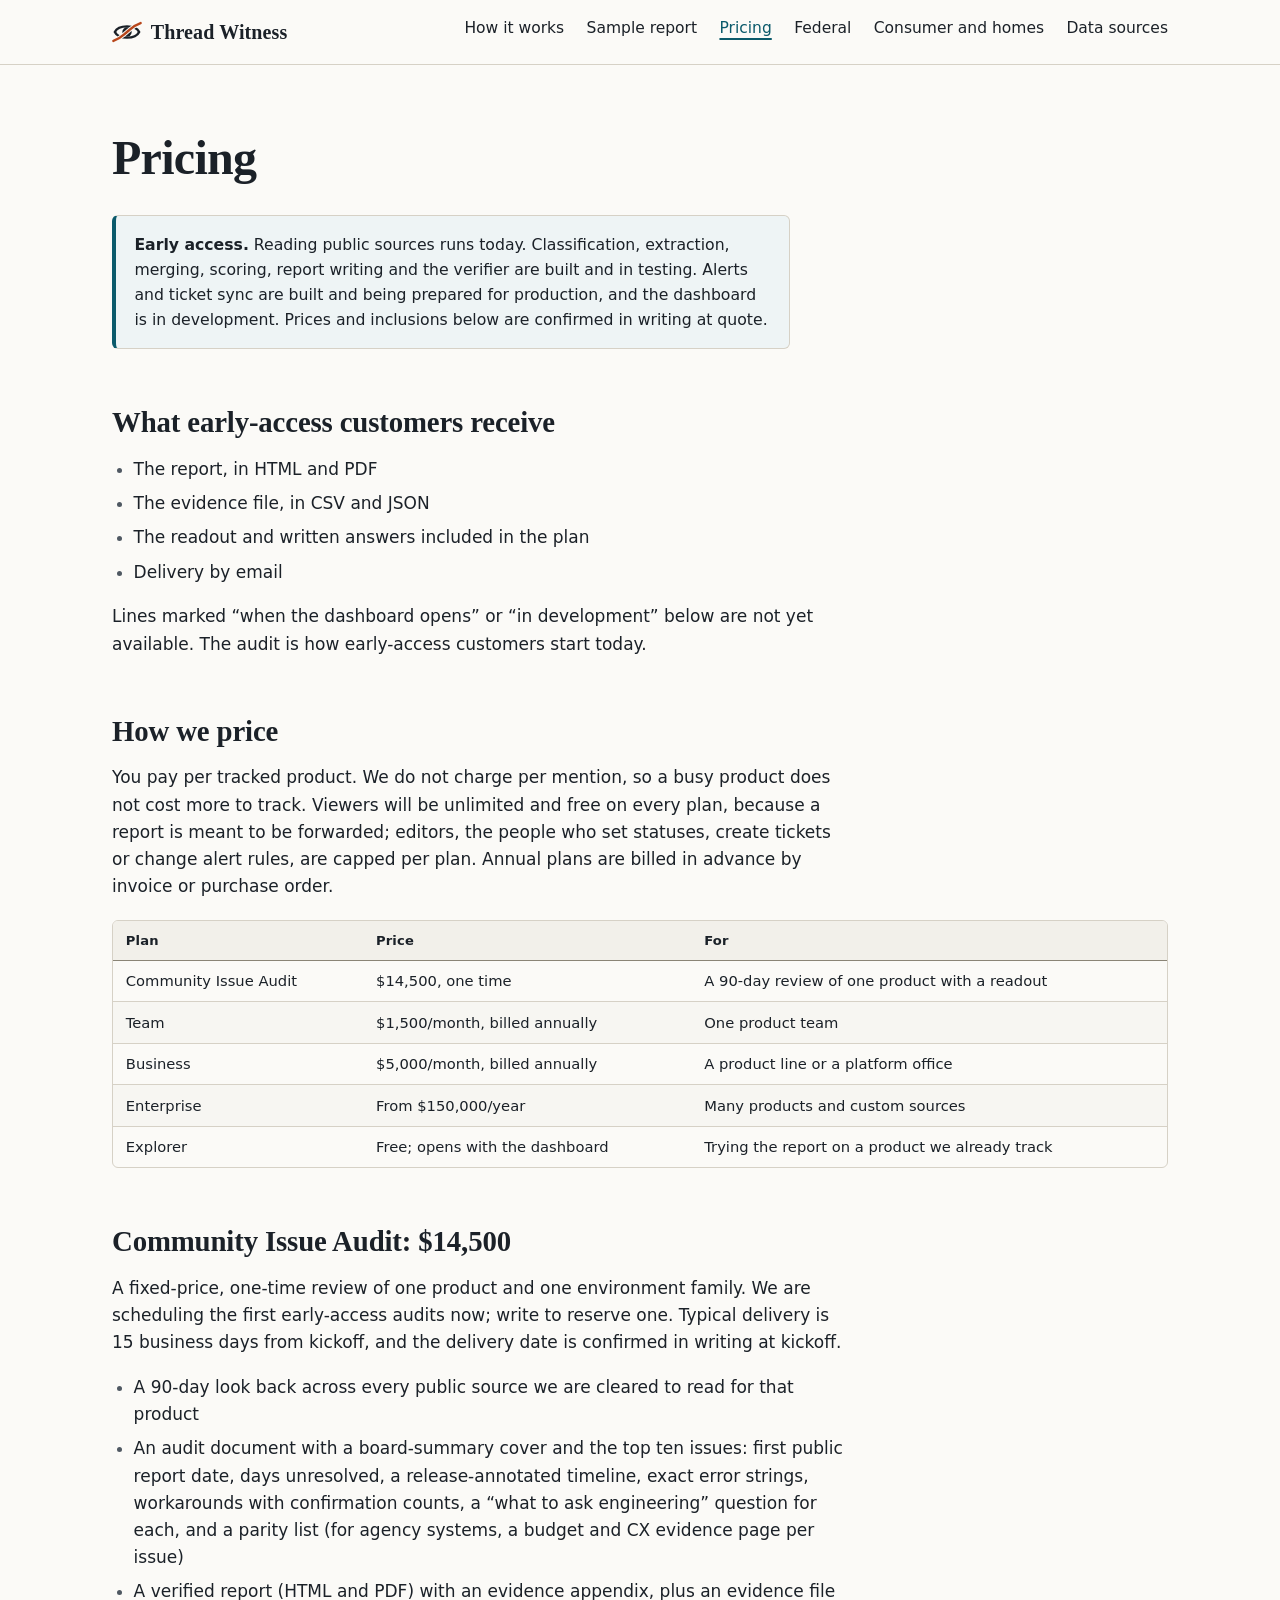
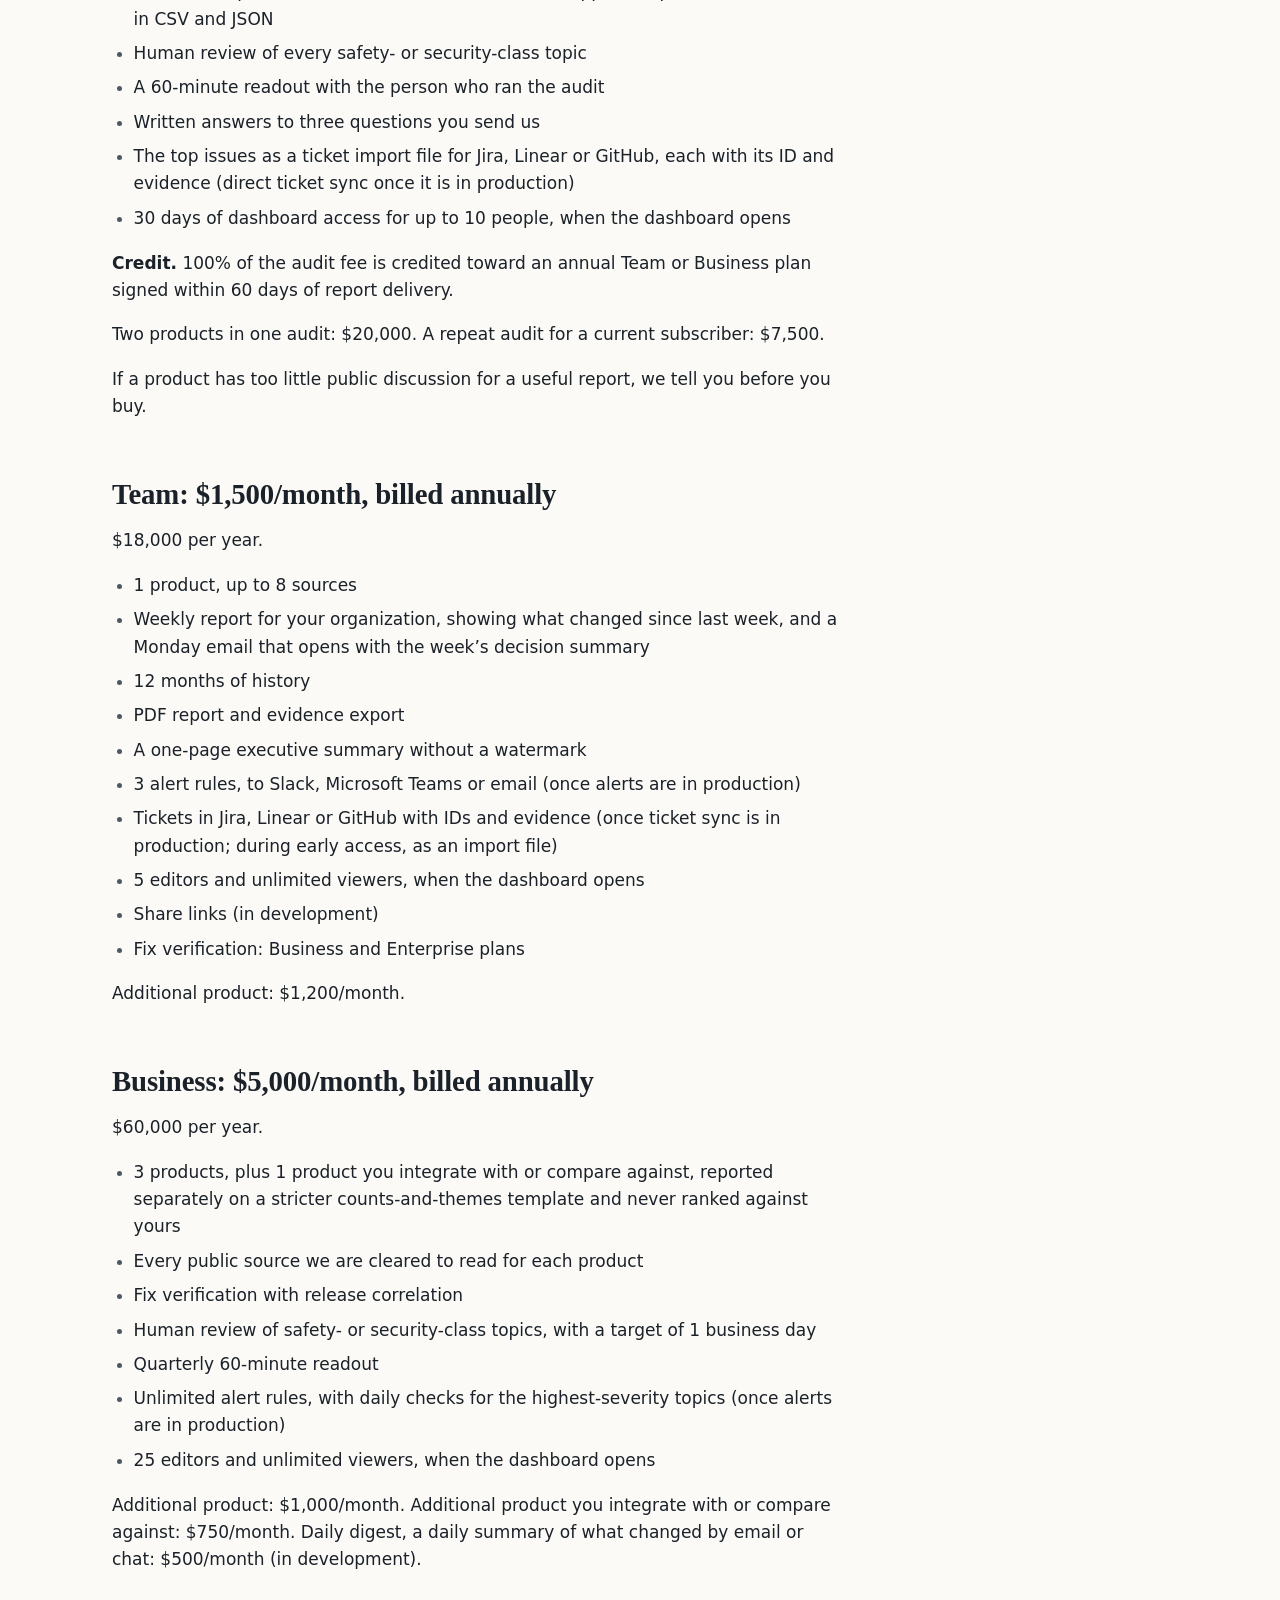
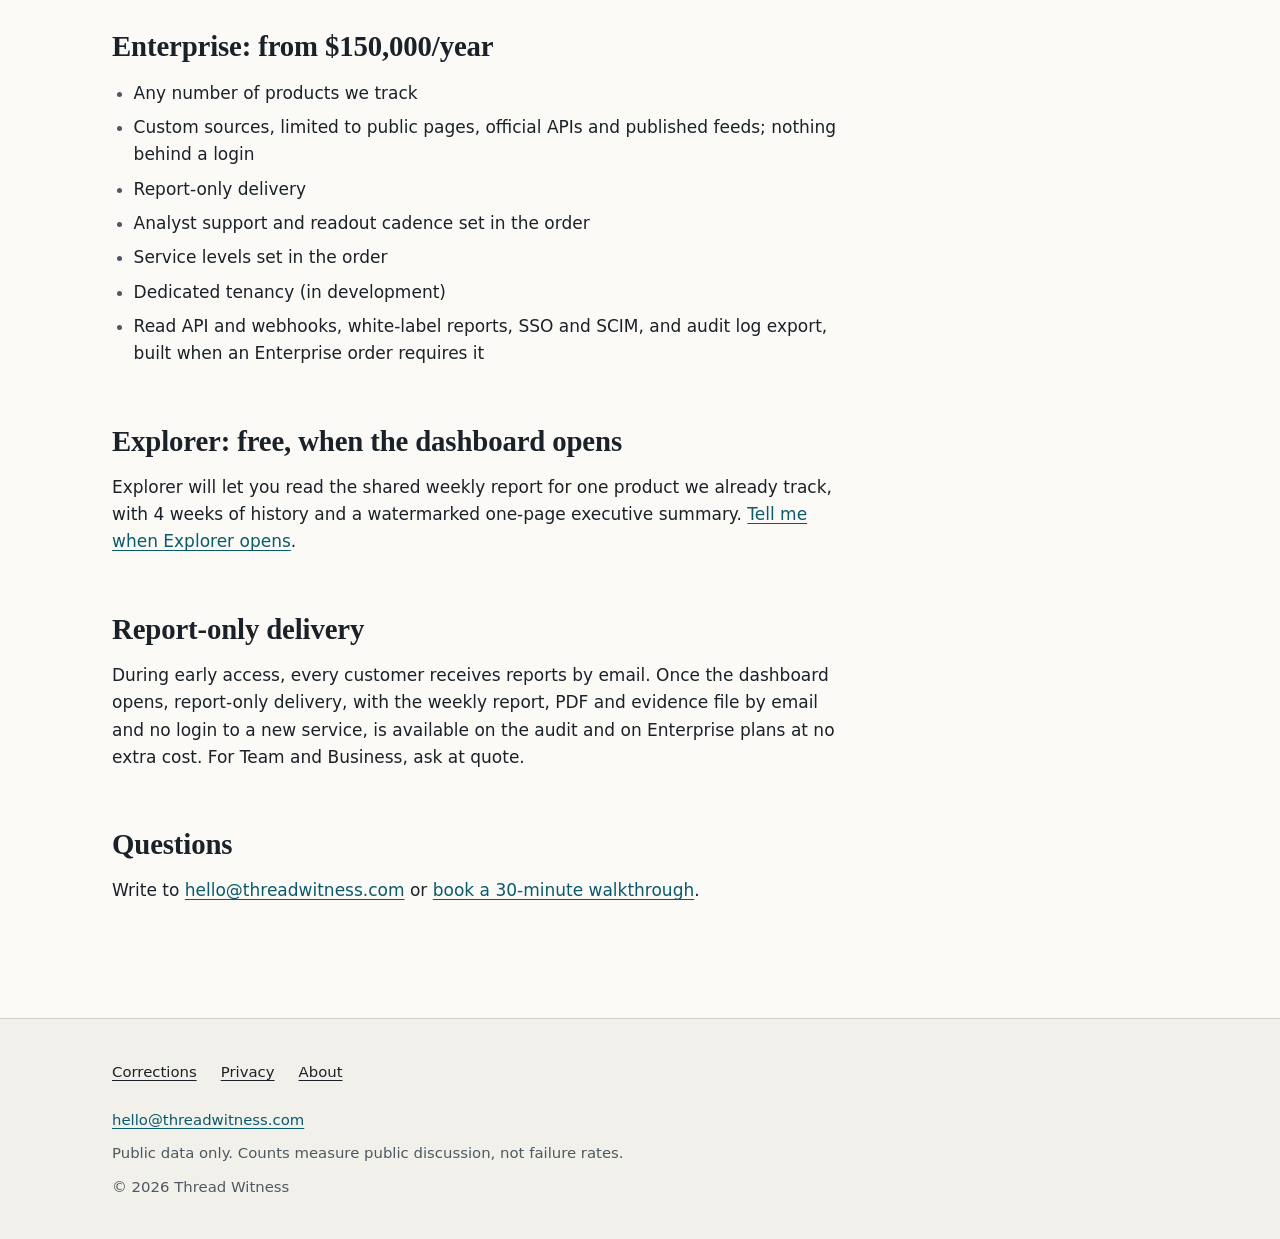
<file: pricing/index.html>
<!doctype html>
<html lang="en">
<head>
<meta charset="utf-8">
<meta name="viewport" content="width=device-width, initial-scale=1">
<meta http-equiv="Content-Security-Policy" content="default-src 'self'; img-src 'self' data:; style-src 'self'; script-src 'none'; object-src 'none'; base-uri 'self'; form-action 'none'">
<meta name="referrer" content="strict-origin-when-cross-origin">
<meta name="color-scheme" content="light dark">
<meta name="theme-color" content="#fbfaf7" media="(prefers-color-scheme: light)">
<meta name="theme-color" content="#121619" media="(prefers-color-scheme: dark)">
<title>Pricing · Thread Witness</title>
<meta name="description" content="Thread Witness plans, from the Community Issue Audit to annual subscriptions, with what early-access customers receive today.">
<link rel="canonical" href="https://threadwitness.com/pricing/">
<link rel="icon" href="/favicon.ico" sizes="32x32">
<link rel="icon" href="/favicon.svg" type="image/svg+xml">
<link rel="apple-touch-icon" href="/apple-touch-icon.png">
<link rel="stylesheet" href="/assets/site.css">
<meta property="og:type" content="website">
<meta property="og:site_name" content="Thread Witness">
<meta property="og:title" content="Pricing · Thread Witness">
<meta property="og:description" content="Thread Witness plans, from the Community Issue Audit to annual subscriptions, with what early-access customers receive today.">
<meta property="og:url" content="https://threadwitness.com/pricing/">
<meta property="og:image" content="https://threadwitness.com/assets/og.png">
<meta property="og:image:width" content="1200">
<meta property="og:image:height" content="630">
<meta property="og:image:alt" content="Thread Witness wordmark: a thread passing through an eye, with the line: cited weekly reports on what users report in public.">
<meta name="twitter:card" content="summary_large_image">
<meta name="twitter:title" content="Pricing · Thread Witness">
<meta name="twitter:description" content="Thread Witness plans, from the Community Issue Audit to annual subscriptions, with what early-access customers receive today.">
<meta name="twitter:image" content="https://threadwitness.com/assets/og.png">
</head>
<body class="page-pricing">
<a class="skip-link" href="#main">Skip to content</a>
<header class="site-header">
<div class="wrap header-inner">
<a class="wordmark" href="/" aria-label="Thread Witness, home"><svg class="mark" viewBox="0 0 32 32" width="32" height="32" aria-hidden="true" focusable="false"><path class="tw-eye" d="M3 16C7 8 25 8 29 16C25 24 7 24 3 16Z" fill="none" stroke="currentColor" stroke-width="2.6" stroke-linejoin="round"/><circle class="tw-pupil" cx="16" cy="16" r="5" fill="currentColor"/><path class="tw-thread-gap" d="M1.5 25.5C9 23 12 19 16 16S23 9 30.5 6.5" fill="none" stroke-width="4.6" stroke-linecap="round"/><path class="tw-thread" d="M1.5 25.5C9 23 12 19 16 16S23 9 30.5 6.5" fill="none" stroke-width="2.6" stroke-linecap="round"/></svg><span class="wordmark-text">Thread<span class="wordmark-gap"> </span>Witness</span></a>
<nav class="site-nav" aria-label="Main">
<details class="menu">
<summary><span class="menu-icon" aria-hidden="true"></span>Menu</summary>
<ul class="menu-list"><li><a href="/how-it-works/">How it works</a></li><li><a href="/sample-report/">Sample report</a></li><li><a href="/pricing/" aria-current="page">Pricing</a></li><li><a href="/federal/">Federal</a></li><li><a href="/consumer-and-homes/">Consumer and homes</a></li><li><a href="/data-sources/">Data sources</a></li></ul>
</details>
<ul class="nav-list"><li><a href="/how-it-works/">How it works</a></li><li><a href="/sample-report/">Sample report</a></li><li><a href="/pricing/" aria-current="page">Pricing</a></li><li><a href="/federal/">Federal</a></li><li><a href="/consumer-and-homes/">Consumer and homes</a></li><li><a href="/data-sources/">Data sources</a></li></ul>
</nav>
</div>
</header>
<main id="main" tabindex="-1">
<div class="wrap content">
<h1 id="pricing">Pricing</h1>
<p class="notice"><strong>Early access.</strong> Reading public sources runs today. Classification, extraction, merging, scoring, report writing and the verifier are built and in testing. Alerts and ticket sync are built and being prepared for production, and the dashboard is in development. Prices and inclusions below are confirmed in writing at quote.</p>
<h2 id="what-early-access-customers-receive">What early-access customers receive</h2>
<ul>
<li>The report, in HTML and PDF</li>
<li>The evidence file, in CSV and JSON</li>
<li>The readout and written answers included in the plan</li>
<li>Delivery by email</li>
</ul>
<p>Lines marked &ldquo;when the dashboard opens&rdquo; or &ldquo;in development&rdquo; below are not yet available. The audit is how early-access customers start today.</p>
<h2 id="how-we-price">How we price</h2>
<p>You pay per tracked product. We do not charge per mention, so a busy product does not cost more to track. Viewers will be unlimited and free on every plan, because a report is meant to be forwarded; editors, the people who set statuses, create tickets or change alert rules, are capped per plan. Annual plans are billed in advance by invoice or purchase order.</p>
<div class="table-wrap" role="region" aria-label="How we price, table 1" tabindex="0"><table>
<thead>
<tr>
<th>Plan</th>
<th>Price</th>
<th>For</th>
</tr>
</thead>
<tbody>
<tr>
<td>Community Issue Audit</td>
<td>$14,500, one time</td>
<td class="text">A 90-day review of one product with a readout</td>
</tr>
<tr>
<td>Team</td>
<td class="text">$1,500/month, billed annually</td>
<td>One product team</td>
</tr>
<tr>
<td>Business</td>
<td class="text">$5,000/month, billed annually</td>
<td class="text">A product line or a platform office</td>
</tr>
<tr>
<td>Enterprise</td>
<td>From $150,000/year</td>
<td class="text">Many products and custom sources</td>
</tr>
<tr>
<td>Explorer</td>
<td class="text">Free; opens with the dashboard</td>
<td class="text">Trying the report on a product we already track</td>
</tr>
</tbody>
</table></div>
<h2 id="community-issue-audit-14500">Community Issue Audit: $14,500</h2>
<p>A fixed-price, one-time review of one product and one environment family. We are scheduling the first early-access audits now; write to reserve one. Typical delivery is 15 business days from kickoff, and the delivery date is confirmed in writing at kickoff.</p>
<ul>
<li>A 90-day look back across every public source we are cleared to read for that product</li>
<li>An audit document with a board-summary cover and the top ten issues: first public report date, days unresolved, a release-annotated timeline, exact error strings, workarounds with confirmation counts, a &ldquo;what to ask engineering&rdquo; question for each, and a parity list (for agency systems, a budget and CX evidence page per issue)</li>
<li>A verified report (HTML and PDF) with an evidence appendix, plus an evidence file in CSV and JSON</li>
<li>Human review of every safety- or security-class topic</li>
<li>A 60-minute readout with the person who ran the audit</li>
<li>Written answers to three questions you send us</li>
<li>The top issues as a ticket import file for Jira, Linear or GitHub, each with its ID and evidence (direct ticket sync once it is in production)</li>
<li>30 days of dashboard access for up to 10 people, when the dashboard opens</li>
</ul>
<p><strong>Credit.</strong> 100% of the audit fee is credited toward an annual Team or Business plan signed within 60 days of report delivery.</p>
<p>Two products in one audit: $20,000. A repeat audit for a current subscriber: $7,500.</p>
<p>If a product has too little public discussion for a useful report, we tell you before you buy.</p>
<h2 id="team-1500month-billed-annually">Team: $1,500/month, billed annually</h2>
<p>$18,000 per year.</p>
<ul>
<li>1 product, up to 8 sources</li>
<li>Weekly report for your organization, showing what changed since last week, and a Monday email that opens with the week&rsquo;s decision summary</li>
<li>12 months of history</li>
<li>PDF report and evidence export</li>
<li>A one-page executive summary without a watermark</li>
<li>3 alert rules, to Slack, Microsoft Teams or email (once alerts are in production)</li>
<li>Tickets in Jira, Linear or GitHub with IDs and evidence (once ticket sync is in production; during early access, as an import file)</li>
<li>5 editors and unlimited viewers, when the dashboard opens</li>
<li>Share links (in development)</li>
<li>Fix verification: Business and Enterprise plans</li>
</ul>
<p>Additional product: $1,200/month.</p>
<h2 id="business-5000month-billed-annually">Business: $5,000/month, billed annually</h2>
<p>$60,000 per year.</p>
<ul>
<li>3 products, plus 1 product you integrate with or compare against, reported separately on a stricter counts-and-themes template and never ranked against yours</li>
<li>Every public source we are cleared to read for each product</li>
<li>Fix verification with release correlation</li>
<li>Human review of safety- or security-class topics, with a target of 1 business day</li>
<li>Quarterly 60-minute readout</li>
<li>Unlimited alert rules, with daily checks for the highest-severity topics (once alerts are in production)</li>
<li>25 editors and unlimited viewers, when the dashboard opens</li>
</ul>
<p>Additional product: $1,000/month. Additional product you integrate with or compare against: $750/month. Daily digest, a daily summary of what changed by email or chat: $500/month (in development).</p>
<h2 id="enterprise-from-150000year">Enterprise: from $150,000/year</h2>
<ul>
<li>Any number of products we track</li>
<li>Custom sources, limited to public pages, official APIs and published feeds; nothing behind a login</li>
<li>Report-only delivery</li>
<li>Analyst support and readout cadence set in the order</li>
<li>Service levels set in the order</li>
<li>Dedicated tenancy (in development)</li>
<li>Read API and webhooks, white-label reports, SSO and SCIM, and audit log export, built when an Enterprise order requires it</li>
</ul>
<h2 id="explorer-free-when-the-dashboard-opens">Explorer: free, when the dashboard opens</h2>
<p>Explorer will let you read the shared weekly report for one product we already track, with 4 weeks of history and a watermarked one-page executive summary. <a href="mailto:hello@threadwitness.com?subject=Explorer%20waitlist">Tell me when Explorer opens</a>.</p>
<h2 id="report-only-delivery">Report-only delivery</h2>
<p>During early access, every customer receives reports by email. Once the dashboard opens, report-only delivery, with the weekly report, PDF and evidence file by email and no login to a new service, is available on the audit and on Enterprise plans at no extra cost. For Team and Business, ask at quote.</p>
<h2 id="questions">Questions</h2>
<p>Write to <a href="mailto:hello@threadwitness.com?subject=Pricing">hello@threadwitness.com</a> or <a href="mailto:hello@threadwitness.com?subject=Walkthrough&amp;body=Product%3A%20%0ARelease%20or%20environment%3A%20%0AYour%20role%3A%20">book a 30-minute walkthrough</a>.</p>
</div>
</main>
<footer class="site-footer">
<div class="wrap footer-inner">
<nav aria-label="Footer">
<ul class="footer-list"><li><a href="/corrections/">Corrections</a></li><li><a href="/privacy/">Privacy</a></li><li><a href="/about/">About</a></li></ul>
</nav>
<p class="footer-contact"><a href="mailto:hello@threadwitness.com">hello@threadwitness.com</a></p>
<p class="footer-note">Public data only. Counts measure public discussion, not failure rates.</p>
<p class="footer-copy">© 2026 Thread Witness</p>
</div>
</footer>
</body>
</html>
</file>
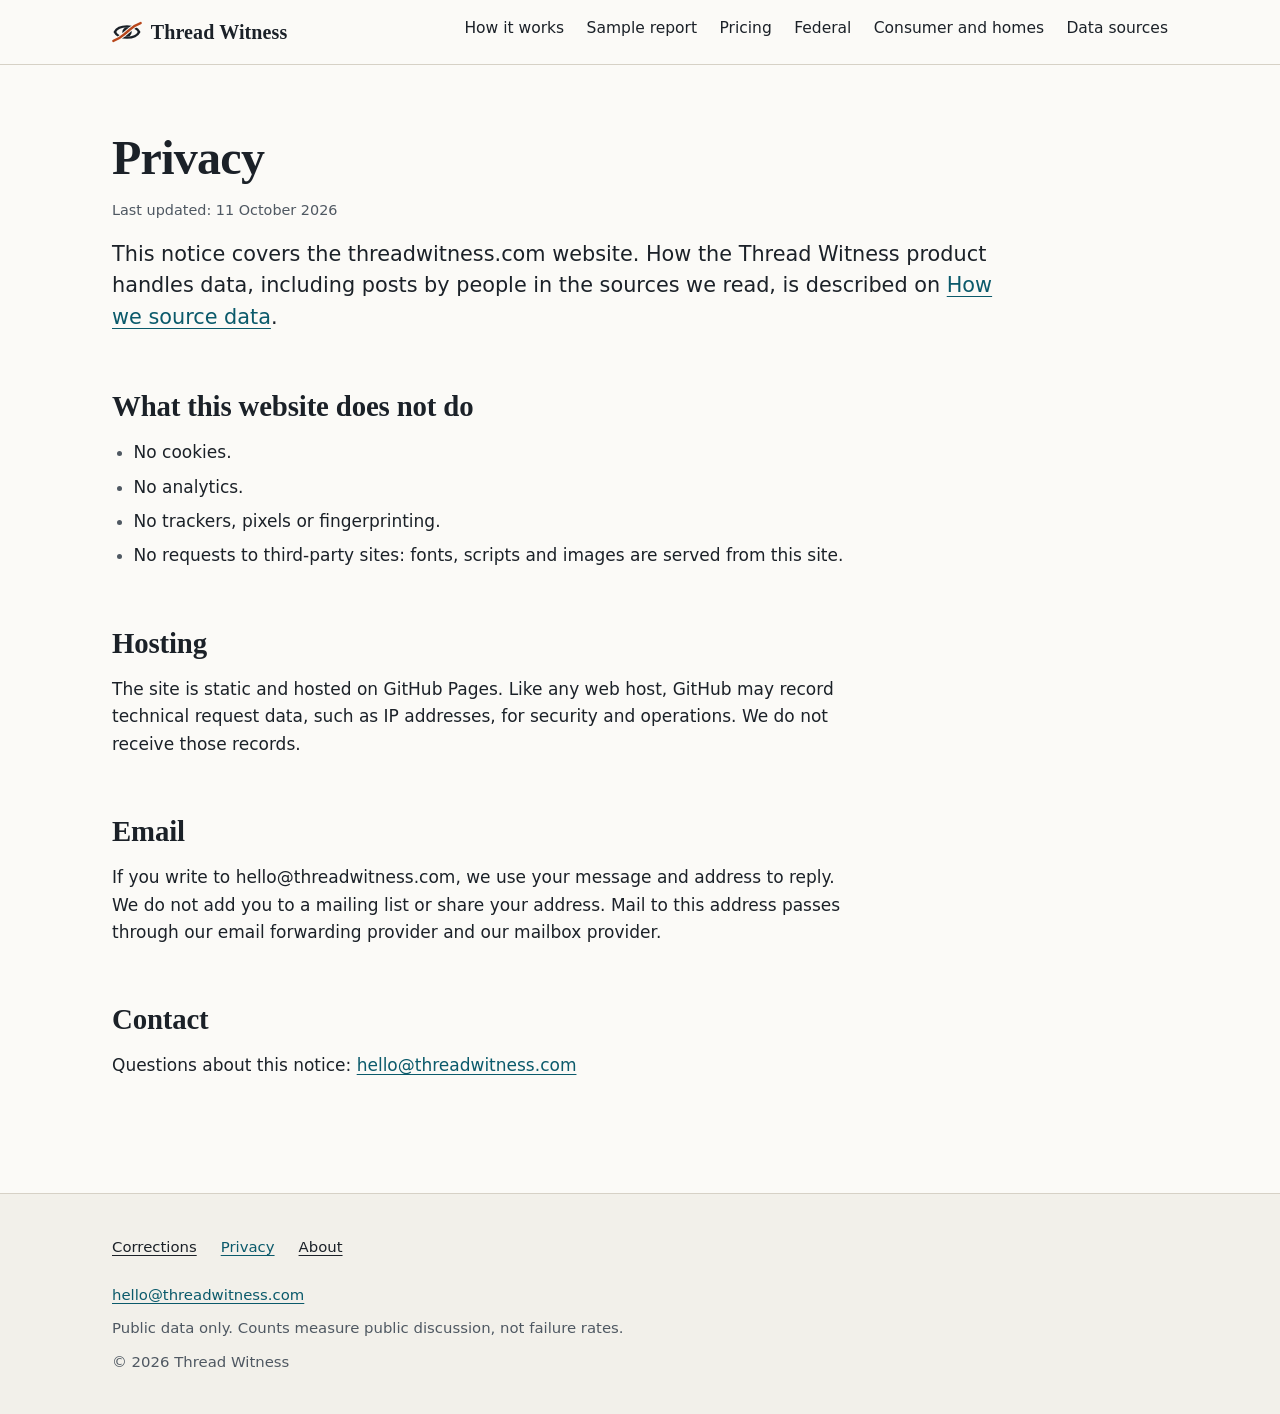
<file: privacy/index.html>
<!doctype html>
<html lang="en">
<head>
<meta charset="utf-8">
<meta name="viewport" content="width=device-width, initial-scale=1">
<meta http-equiv="Content-Security-Policy" content="default-src 'self'; img-src 'self' data:; style-src 'self'; script-src 'none'; object-src 'none'; base-uri 'self'; form-action 'none'">
<meta name="referrer" content="strict-origin-when-cross-origin">
<meta name="color-scheme" content="light dark">
<meta name="theme-color" content="#fbfaf7" media="(prefers-color-scheme: light)">
<meta name="theme-color" content="#121619" media="(prefers-color-scheme: dark)">
<title>Privacy · Thread Witness</title>
<meta name="description" content="The threadwitness.com website uses no cookies, analytics or trackers. What hosting and writing to us involve.">
<link rel="canonical" href="https://threadwitness.com/privacy/">
<link rel="icon" href="/favicon.ico" sizes="32x32">
<link rel="icon" href="/favicon.svg" type="image/svg+xml">
<link rel="apple-touch-icon" href="/apple-touch-icon.png">
<link rel="stylesheet" href="/assets/site.css">
<meta property="og:type" content="website">
<meta property="og:site_name" content="Thread Witness">
<meta property="og:title" content="Privacy · Thread Witness">
<meta property="og:description" content="The threadwitness.com website uses no cookies, analytics or trackers. What hosting and writing to us involve.">
<meta property="og:url" content="https://threadwitness.com/privacy/">
<meta property="og:image" content="https://threadwitness.com/assets/og.png">
<meta property="og:image:width" content="1200">
<meta property="og:image:height" content="630">
<meta property="og:image:alt" content="Thread Witness wordmark: a thread passing through an eye, with the line: cited weekly reports on what users report in public.">
<meta name="twitter:card" content="summary_large_image">
<meta name="twitter:title" content="Privacy · Thread Witness">
<meta name="twitter:description" content="The threadwitness.com website uses no cookies, analytics or trackers. What hosting and writing to us involve.">
<meta name="twitter:image" content="https://threadwitness.com/assets/og.png">
</head>
<body class="page-privacy">
<a class="skip-link" href="#main">Skip to content</a>
<header class="site-header">
<div class="wrap header-inner">
<a class="wordmark" href="/" aria-label="Thread Witness, home"><svg class="mark" viewBox="0 0 32 32" width="32" height="32" aria-hidden="true" focusable="false"><path class="tw-eye" d="M3 16C7 8 25 8 29 16C25 24 7 24 3 16Z" fill="none" stroke="currentColor" stroke-width="2.6" stroke-linejoin="round"/><circle class="tw-pupil" cx="16" cy="16" r="5" fill="currentColor"/><path class="tw-thread-gap" d="M1.5 25.5C9 23 12 19 16 16S23 9 30.5 6.5" fill="none" stroke-width="4.6" stroke-linecap="round"/><path class="tw-thread" d="M1.5 25.5C9 23 12 19 16 16S23 9 30.5 6.5" fill="none" stroke-width="2.6" stroke-linecap="round"/></svg><span class="wordmark-text">Thread<span class="wordmark-gap"> </span>Witness</span></a>
<nav class="site-nav" aria-label="Main">
<details class="menu">
<summary><span class="menu-icon" aria-hidden="true"></span>Menu</summary>
<ul class="menu-list"><li><a href="/how-it-works/">How it works</a></li><li><a href="/sample-report/">Sample report</a></li><li><a href="/pricing/">Pricing</a></li><li><a href="/federal/">Federal</a></li><li><a href="/consumer-and-homes/">Consumer and homes</a></li><li><a href="/data-sources/">Data sources</a></li></ul>
</details>
<ul class="nav-list"><li><a href="/how-it-works/">How it works</a></li><li><a href="/sample-report/">Sample report</a></li><li><a href="/pricing/">Pricing</a></li><li><a href="/federal/">Federal</a></li><li><a href="/consumer-and-homes/">Consumer and homes</a></li><li><a href="/data-sources/">Data sources</a></li></ul>
</nav>
</div>
</header>
<main id="main" tabindex="-1">
<div class="wrap content">
<h1 id="privacy">Privacy</h1>
<p class="meta">Last updated: 11 October 2026</p>
<p class="lede">This notice covers the threadwitness.com website. How the Thread Witness product handles data, including posts by people in the sources we read, is described on <a href="/data-sources/">How we source data</a>.</p>
<h2 id="what-this-website-does-not-do">What this website does not do</h2>
<ul>
<li>No cookies.</li>
<li>No analytics.</li>
<li>No trackers, pixels or fingerprinting.</li>
<li>No requests to third-party sites: fonts, scripts and images are served from this site.</li>
</ul>
<h2 id="hosting">Hosting</h2>
<p>The site is static and hosted on GitHub Pages. Like any web host, GitHub may record technical request data, such as IP addresses, for security and operations. We do not receive those records.</p>
<h2 id="email">Email</h2>
<p>If you write to hello@threadwitness.com, we use your message and address to reply. We do not add you to a mailing list or share your address. Mail to this address passes through our email forwarding provider and our mailbox provider.</p>
<h2 id="contact">Contact</h2>
<p>Questions about this notice: <a href="mailto:hello@threadwitness.com?subject=Privacy">hello@threadwitness.com</a></p>
</div>
</main>
<footer class="site-footer">
<div class="wrap footer-inner">
<nav aria-label="Footer">
<ul class="footer-list"><li><a href="/corrections/">Corrections</a></li><li><a href="/privacy/" aria-current="page">Privacy</a></li><li><a href="/about/">About</a></li></ul>
</nav>
<p class="footer-contact"><a href="mailto:hello@threadwitness.com">hello@threadwitness.com</a></p>
<p class="footer-note">Public data only. Counts measure public discussion, not failure rates.</p>
<p class="footer-copy">© 2026 Thread Witness</p>
</div>
</footer>
</body>
</html>
</file>
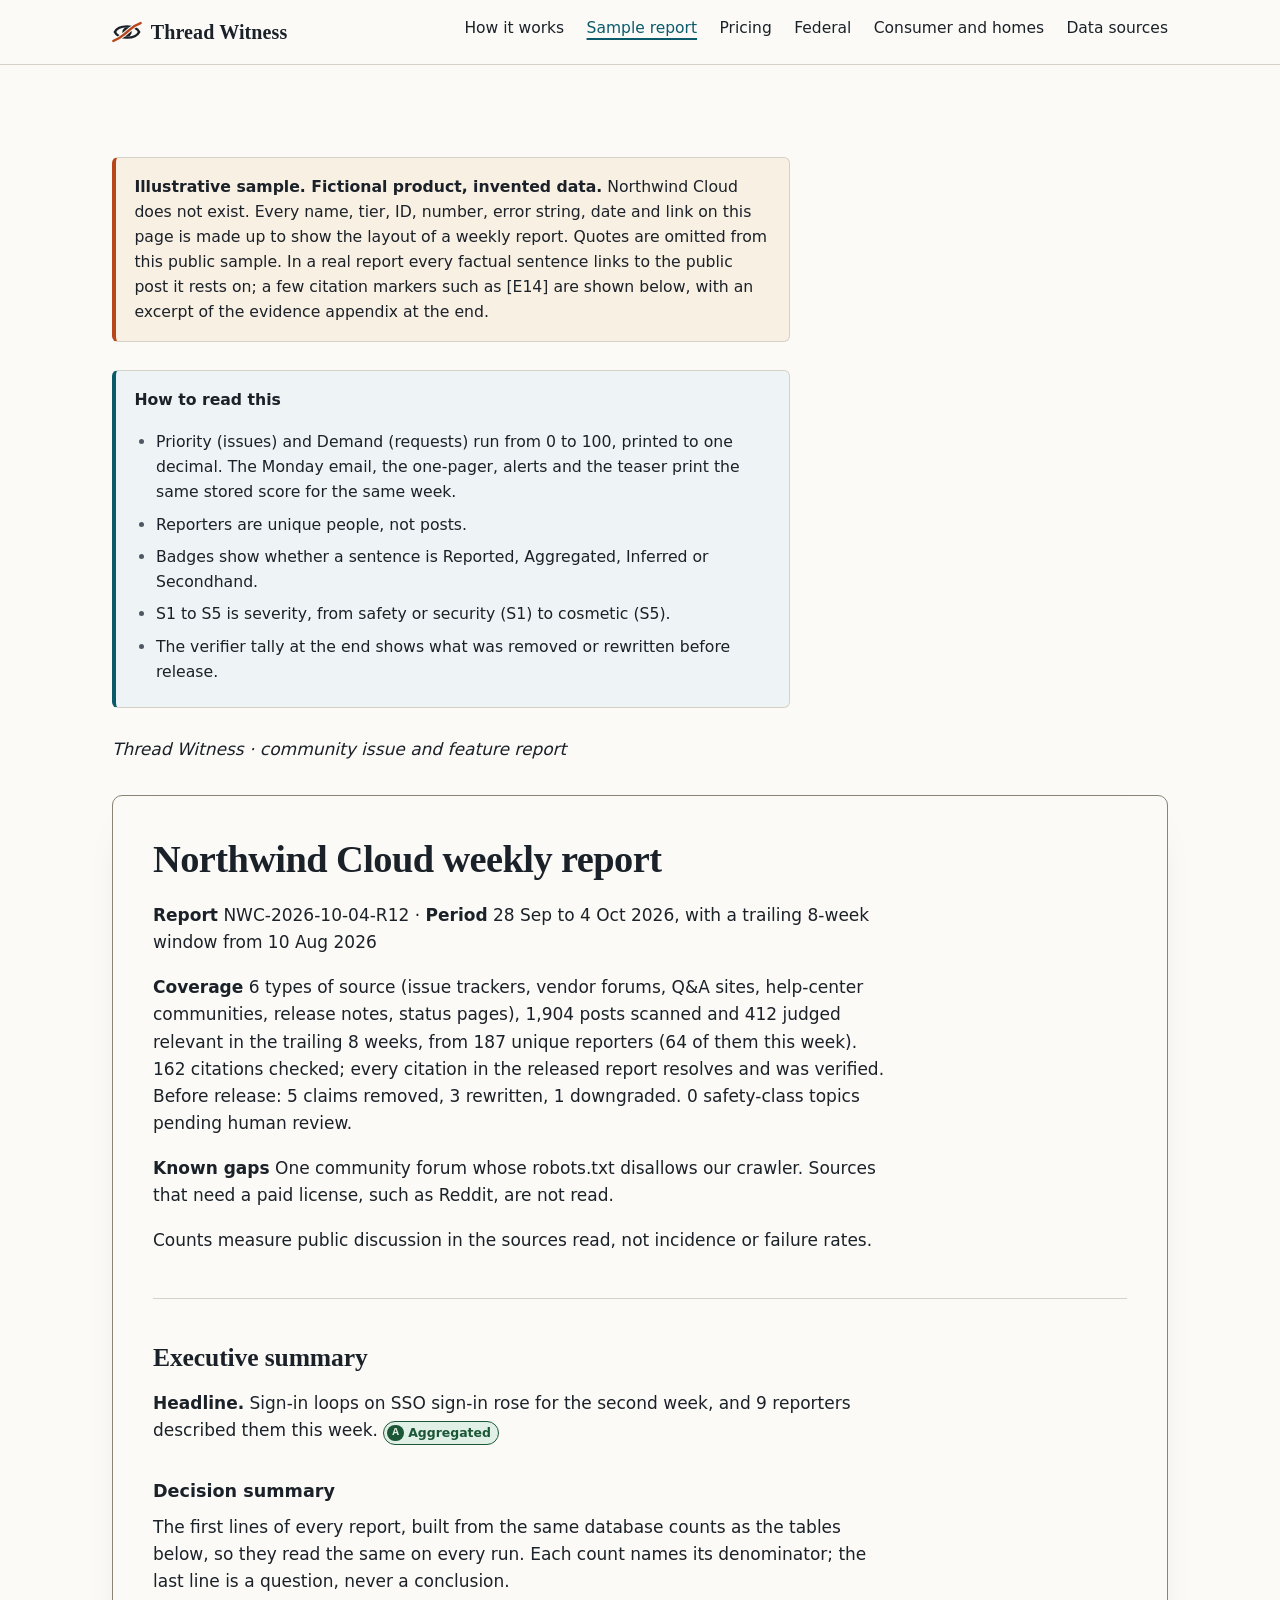
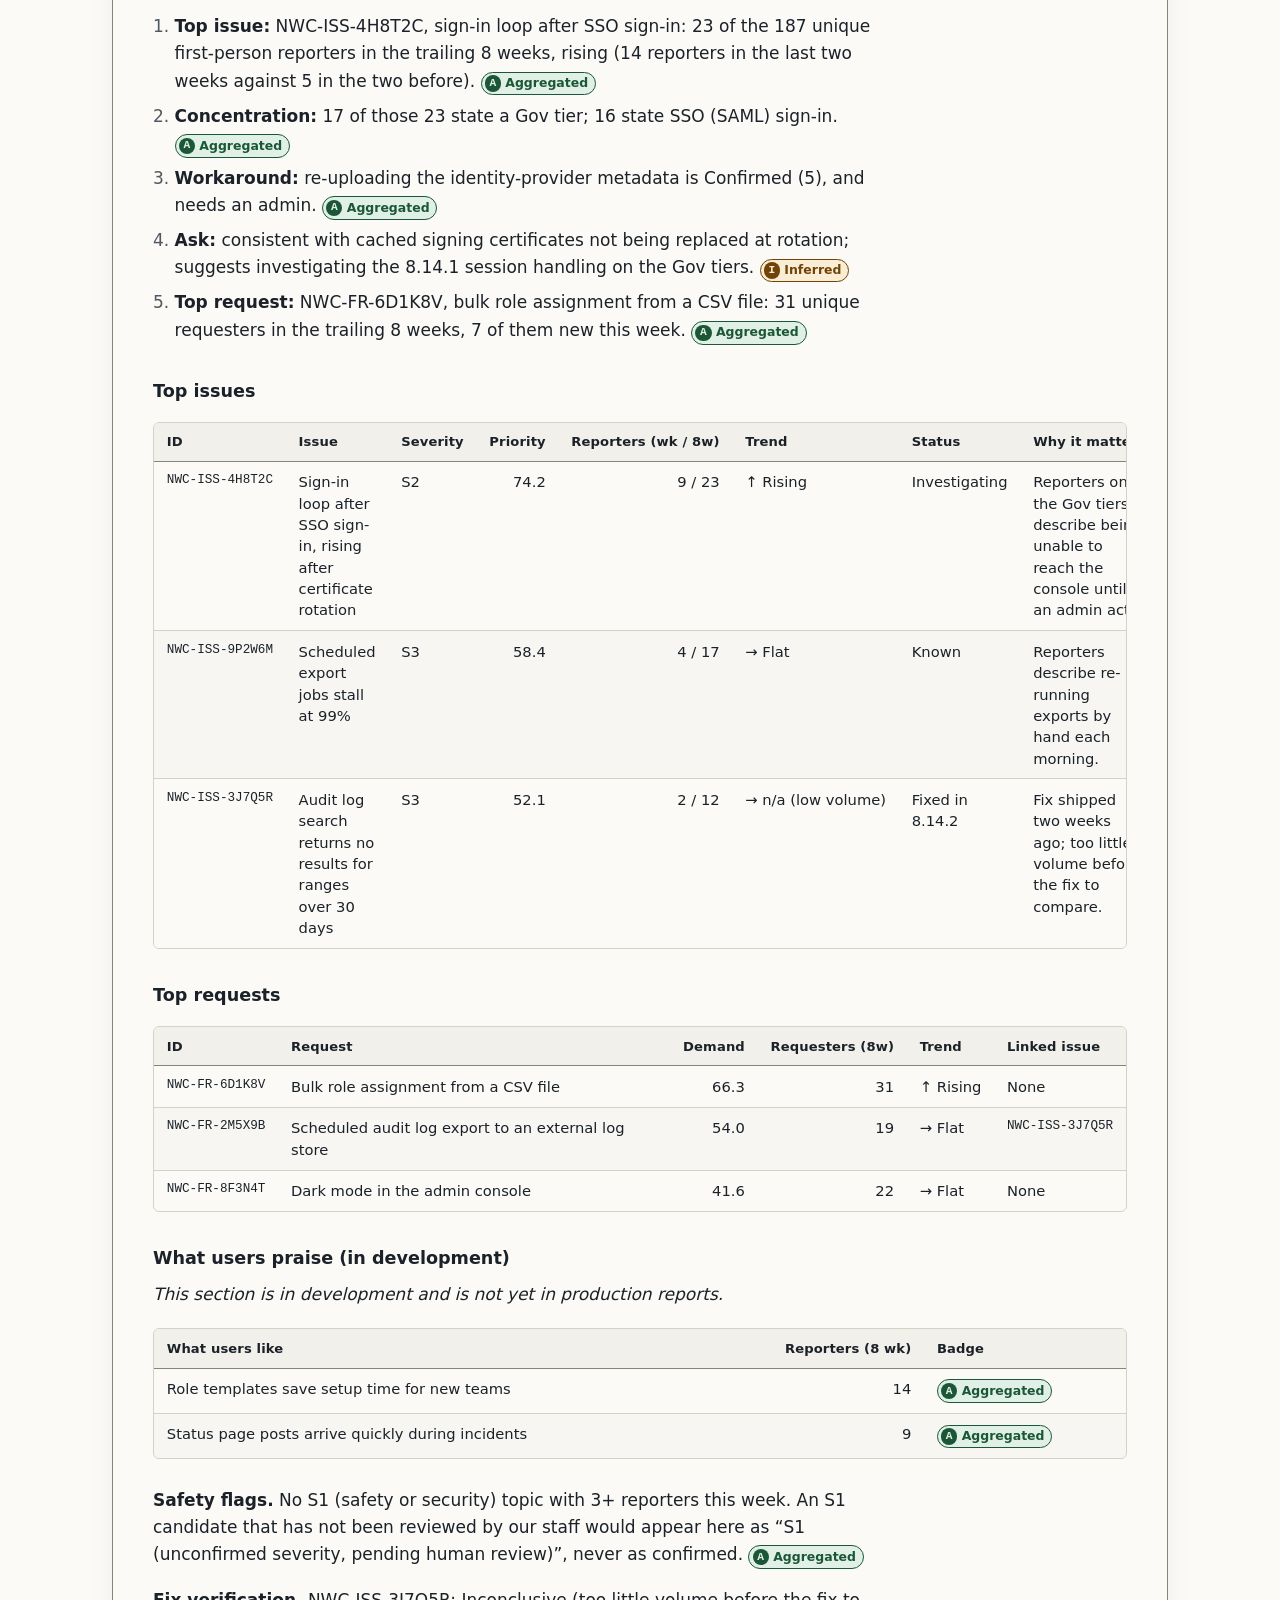
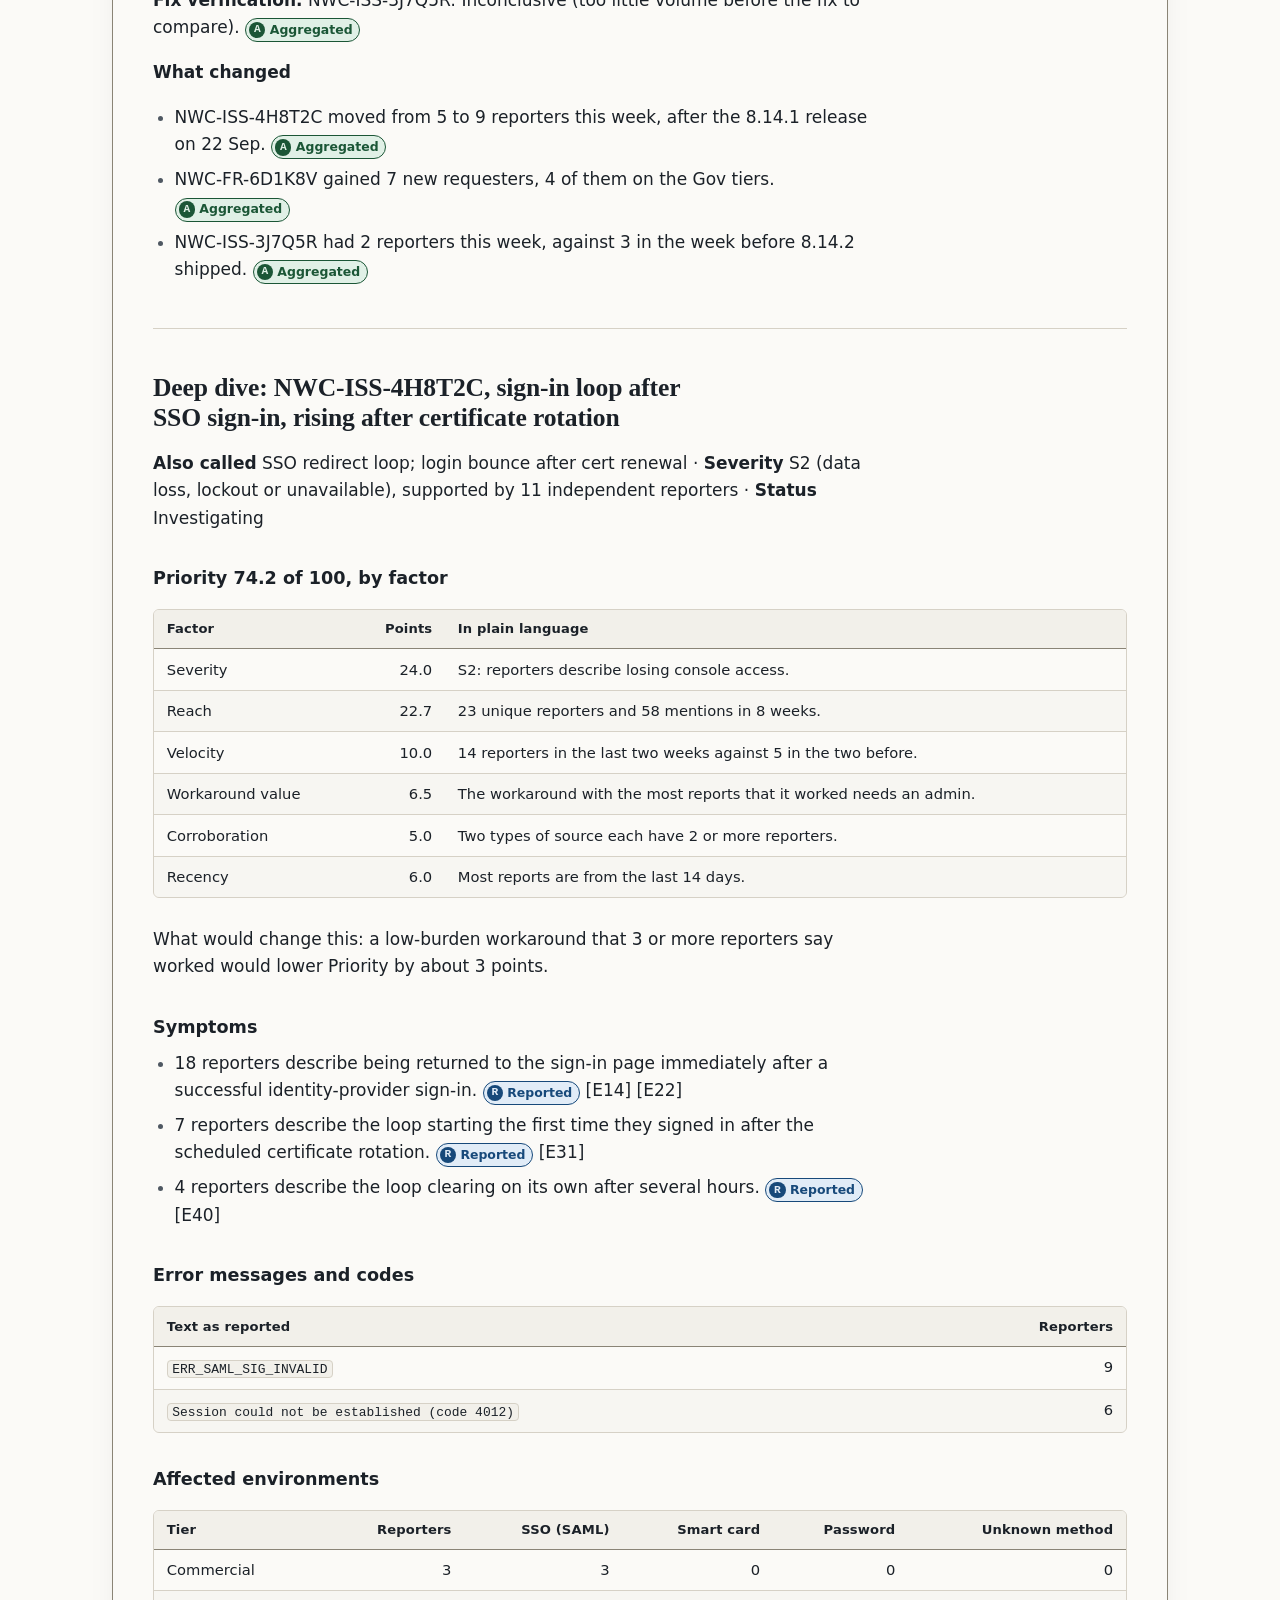
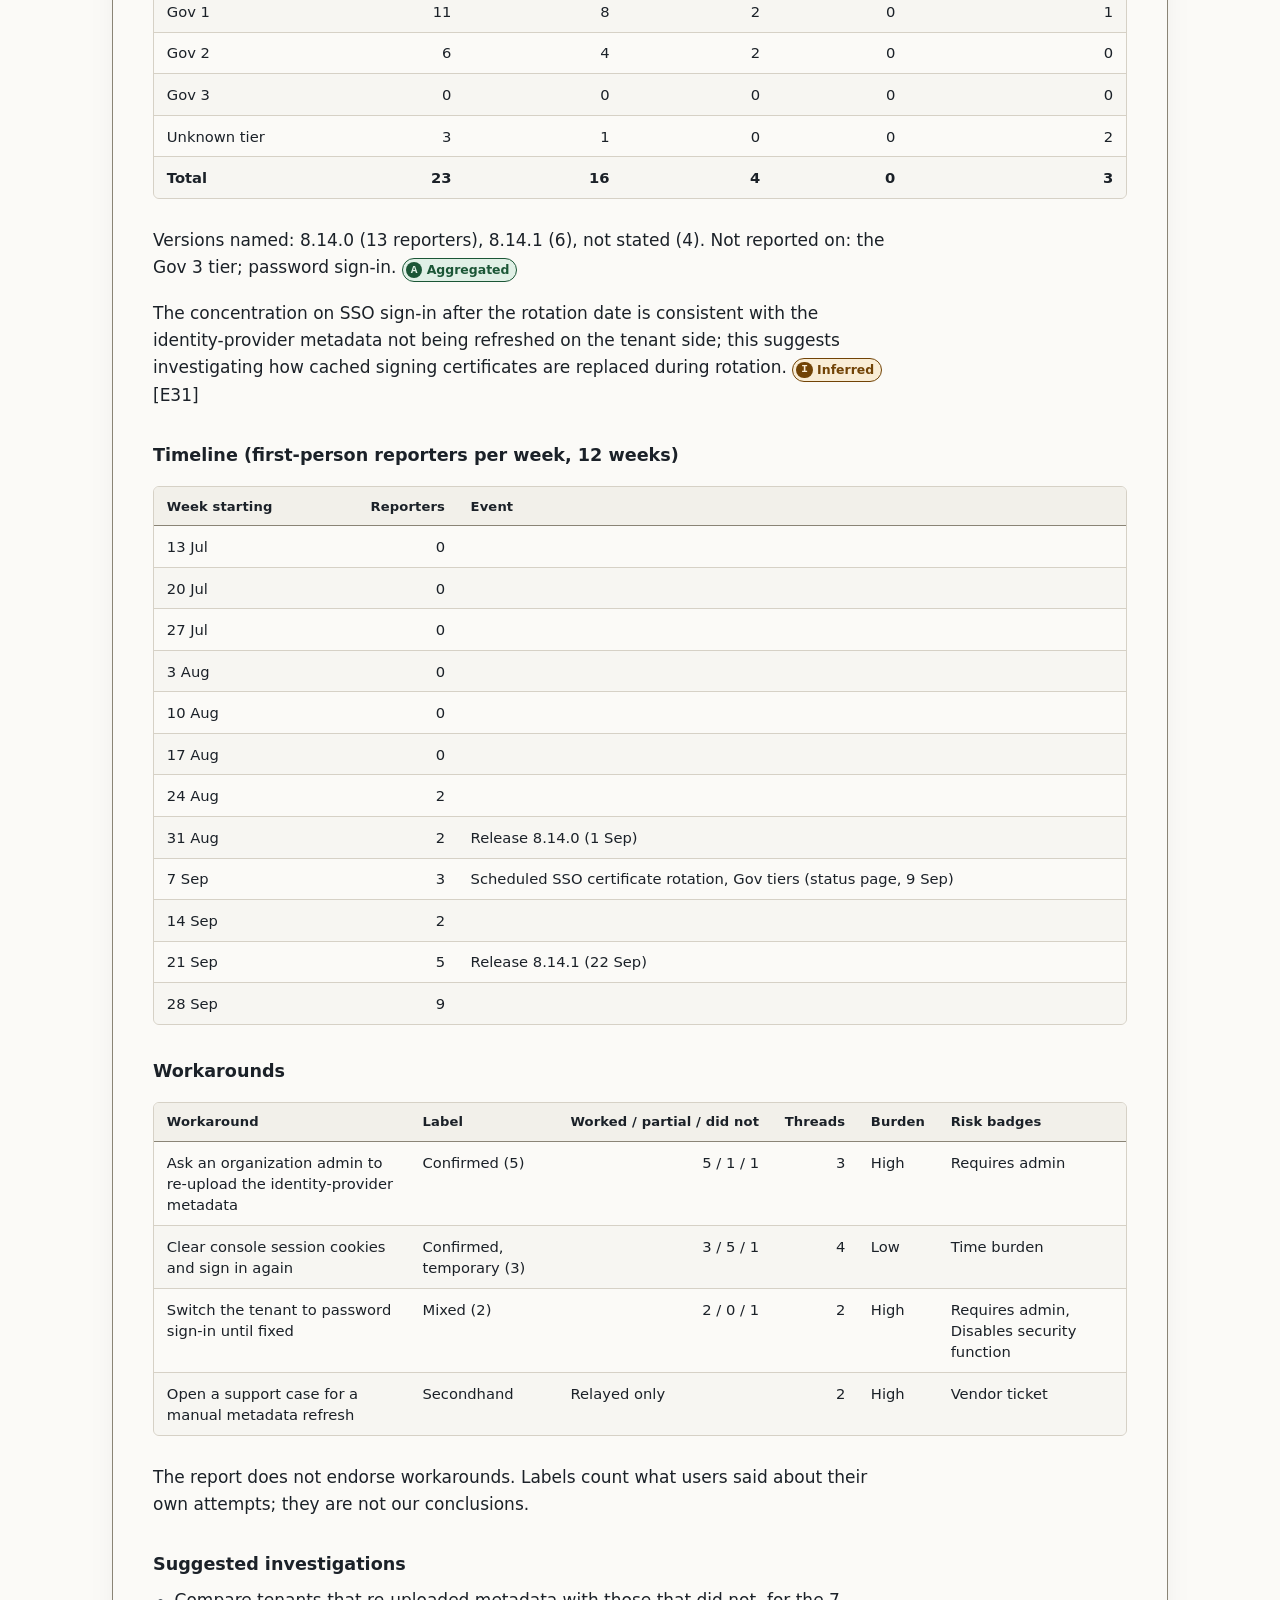
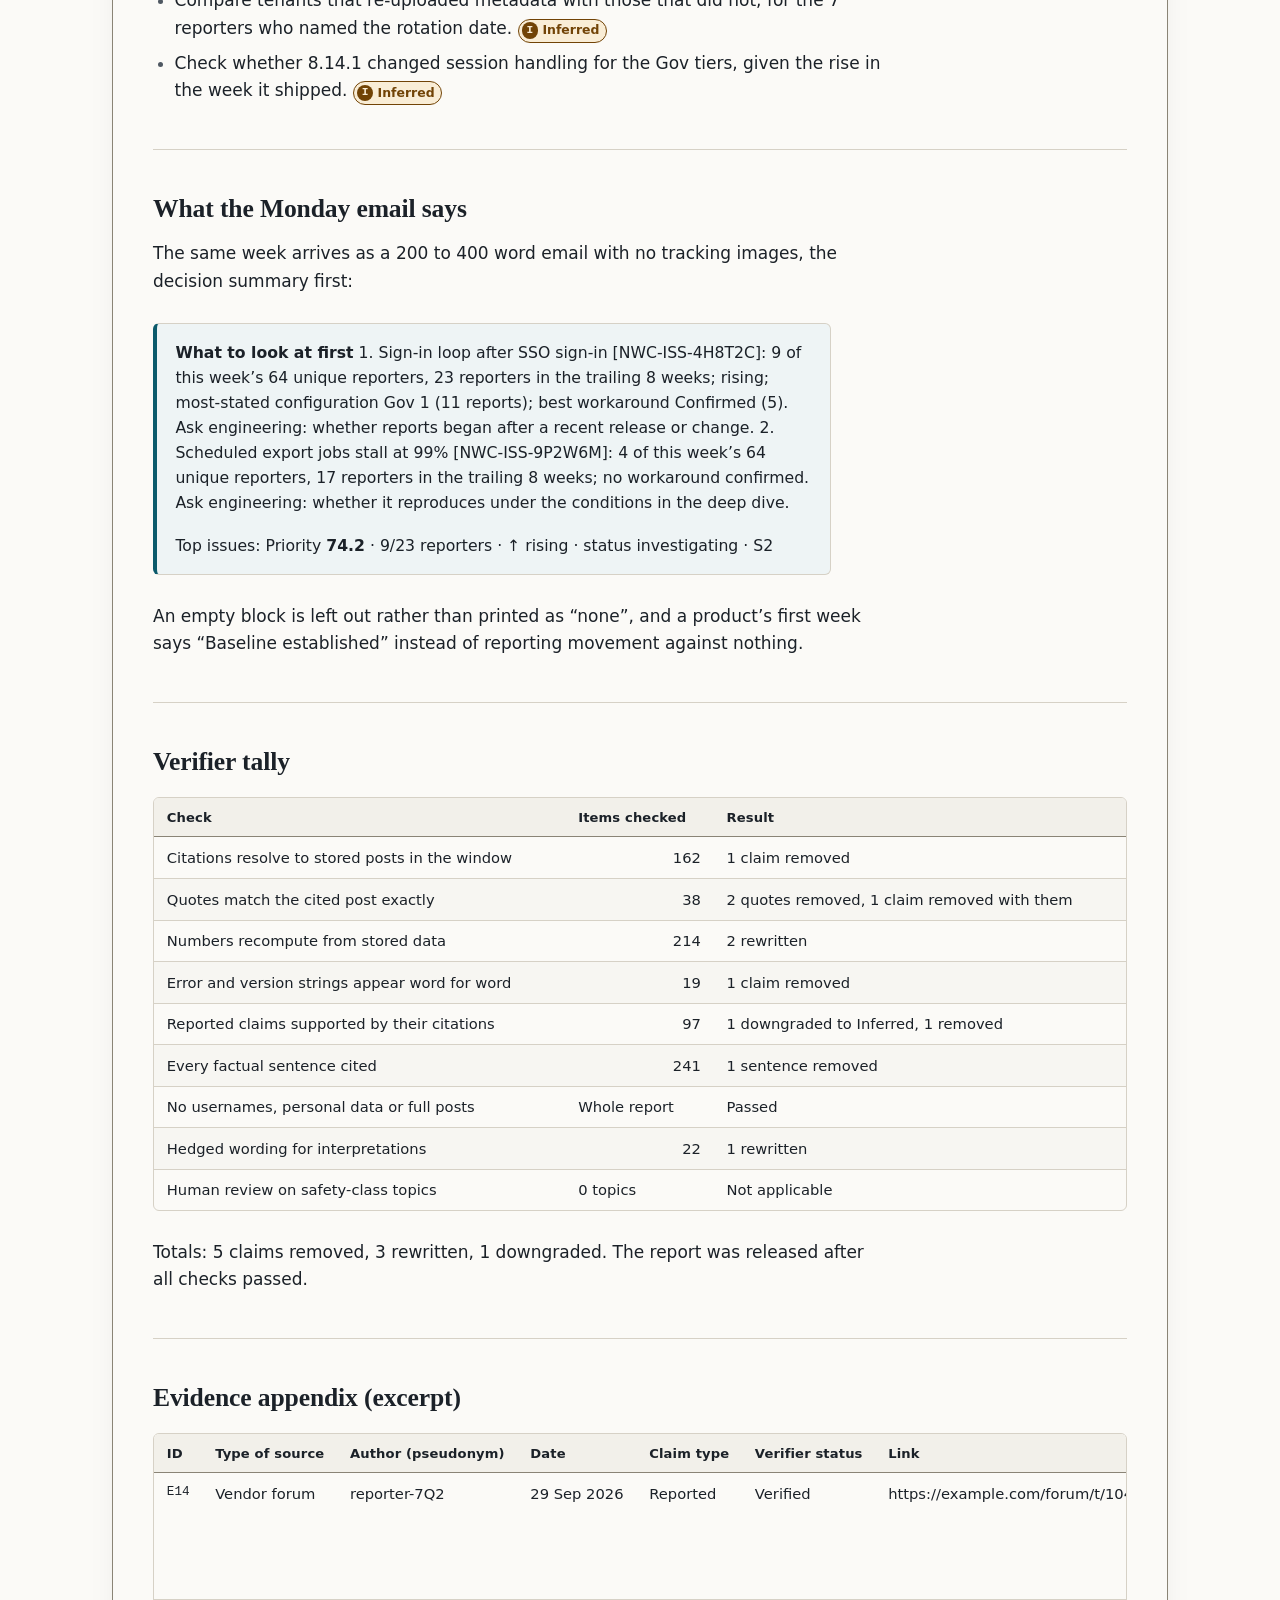
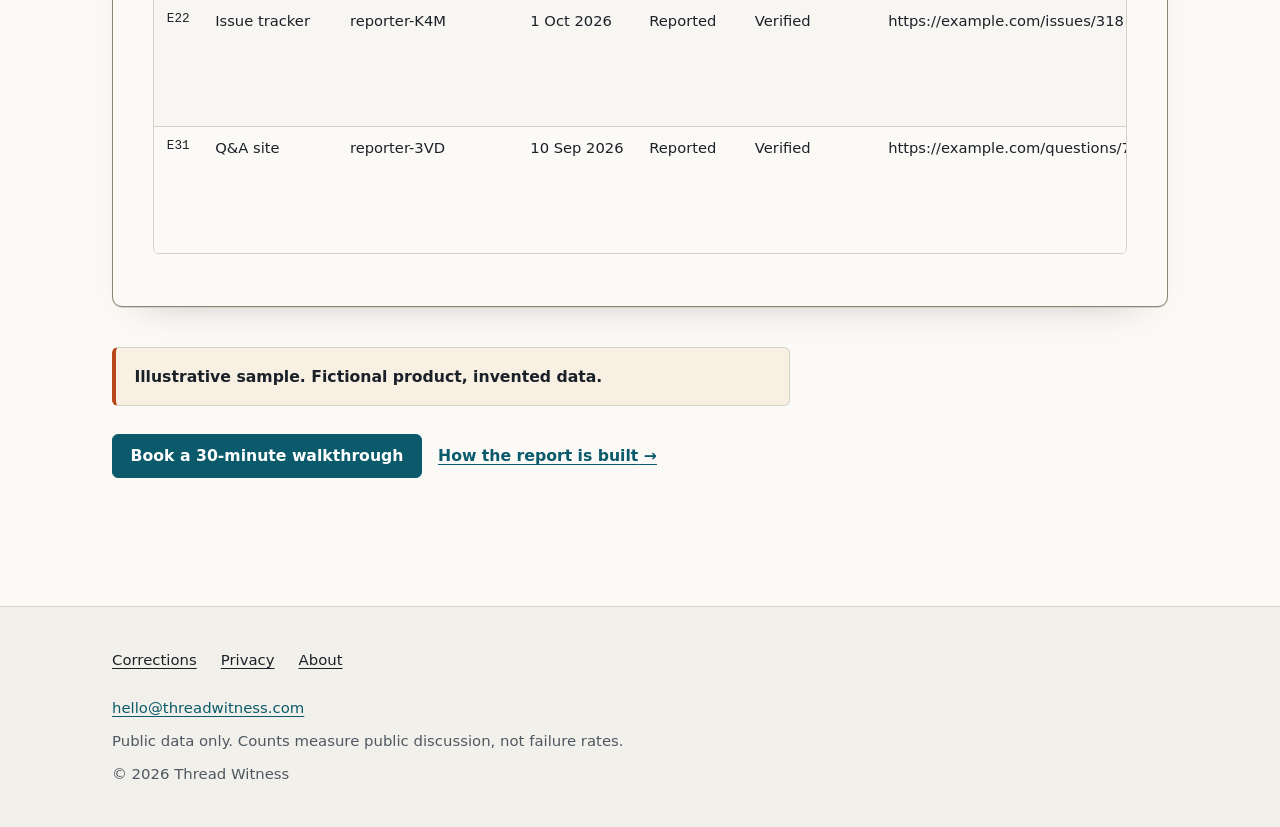
<file: sample-report/index.html>
<!doctype html>
<html lang="en">
<head>
<meta charset="utf-8">
<meta name="viewport" content="width=device-width, initial-scale=1">
<meta http-equiv="Content-Security-Policy" content="default-src 'self'; img-src 'self' data:; style-src 'self'; script-src 'none'; object-src 'none'; base-uri 'self'; form-action 'none'">
<meta name="referrer" content="strict-origin-when-cross-origin">
<meta name="color-scheme" content="light dark">
<meta name="theme-color" content="#fbfaf7" media="(prefers-color-scheme: light)">
<meta name="theme-color" content="#121619" media="(prefers-color-scheme: dark)">
<title>Sample report · Thread Witness</title>
<meta name="description" content="An illustrative excerpt of a Thread Witness weekly report for a fictional product, Northwind Cloud. All data is invented.">
<link rel="canonical" href="https://threadwitness.com/sample-report/">
<link rel="icon" href="/favicon.ico" sizes="32x32">
<link rel="icon" href="/favicon.svg" type="image/svg+xml">
<link rel="apple-touch-icon" href="/apple-touch-icon.png">
<link rel="stylesheet" href="/assets/site.css">
<meta property="og:type" content="website">
<meta property="og:site_name" content="Thread Witness">
<meta property="og:title" content="Sample report · Thread Witness">
<meta property="og:description" content="An illustrative excerpt of a Thread Witness weekly report for a fictional product, Northwind Cloud. All data is invented.">
<meta property="og:url" content="https://threadwitness.com/sample-report/">
<meta property="og:image" content="https://threadwitness.com/assets/og.png">
<meta property="og:image:width" content="1200">
<meta property="og:image:height" content="630">
<meta property="og:image:alt" content="Thread Witness wordmark: a thread passing through an eye, with the line: cited weekly reports on what users report in public.">
<meta name="twitter:card" content="summary_large_image">
<meta name="twitter:title" content="Sample report · Thread Witness">
<meta name="twitter:description" content="An illustrative excerpt of a Thread Witness weekly report for a fictional product, Northwind Cloud. All data is invented.">
<meta name="twitter:image" content="https://threadwitness.com/assets/og.png">
</head>
<body class="page-sample-report">
<a class="skip-link" href="#main">Skip to content</a>
<header class="site-header">
<div class="wrap header-inner">
<a class="wordmark" href="/" aria-label="Thread Witness, home"><svg class="mark" viewBox="0 0 32 32" width="32" height="32" aria-hidden="true" focusable="false"><path class="tw-eye" d="M3 16C7 8 25 8 29 16C25 24 7 24 3 16Z" fill="none" stroke="currentColor" stroke-width="2.6" stroke-linejoin="round"/><circle class="tw-pupil" cx="16" cy="16" r="5" fill="currentColor"/><path class="tw-thread-gap" d="M1.5 25.5C9 23 12 19 16 16S23 9 30.5 6.5" fill="none" stroke-width="4.6" stroke-linecap="round"/><path class="tw-thread" d="M1.5 25.5C9 23 12 19 16 16S23 9 30.5 6.5" fill="none" stroke-width="2.6" stroke-linecap="round"/></svg><span class="wordmark-text">Thread<span class="wordmark-gap"> </span>Witness</span></a>
<nav class="site-nav" aria-label="Main">
<details class="menu">
<summary><span class="menu-icon" aria-hidden="true"></span>Menu</summary>
<ul class="menu-list"><li><a href="/how-it-works/">How it works</a></li><li><a href="/sample-report/" aria-current="page">Sample report</a></li><li><a href="/pricing/">Pricing</a></li><li><a href="/federal/">Federal</a></li><li><a href="/consumer-and-homes/">Consumer and homes</a></li><li><a href="/data-sources/">Data sources</a></li></ul>
</details>
<ul class="nav-list"><li><a href="/how-it-works/">How it works</a></li><li><a href="/sample-report/" aria-current="page">Sample report</a></li><li><a href="/pricing/">Pricing</a></li><li><a href="/federal/">Federal</a></li><li><a href="/consumer-and-homes/">Consumer and homes</a></li><li><a href="/data-sources/">Data sources</a></li></ul>
</nav>
</div>
</header>
<main id="main" tabindex="-1">
<div class="wrap content">
<div class="callout callout-sample" role="note">
<p><strong>Illustrative sample. Fictional product, invented data.</strong>
Northwind Cloud does not exist. Every name, tier, ID, number, error string, date and link on this page is made up to show the layout of a weekly report. Quotes are omitted from this public sample. In a real report every factual sentence links to the public post it rests on; a few citation markers such as [E14] are shown below, with an excerpt of the evidence appendix at the end.</p>
</div>

<div class="callout" role="note">
<p><strong>How to read this</strong></p>
<ul>
<li>Priority (issues) and Demand (requests) run from 0 to 100, printed to one decimal. The Monday email, the one-pager, alerts and the teaser print the same stored score for the same week.</li>
<li>Reporters are unique people, not posts.</li>
<li>Badges show whether a sentence is Reported, Aggregated, Inferred or Secondhand.</li>
<li>S1 to S5 is severity, from safety or security (S1) to cosmetic (S5).</li>
<li>The verifier tally at the end shows what was removed or rewritten before release.</li>
</ul>
</div>
<p><em>Thread Witness · community issue and feature report</em></p>
<article class="report" aria-labelledby="northwind-cloud-weekly-report"><h1 id="northwind-cloud-weekly-report">Northwind Cloud weekly report</h1>
<p><strong>Report</strong> NWC-2026-10-04-R12 · <strong>Period</strong> 28 Sep to 4 Oct 2026, with a trailing 8-week window from 10 Aug 2026</p>
<p><strong>Coverage</strong> 6 types of source (issue trackers, vendor forums, Q&amp;A sites, help-center communities, release notes, status pages), 1,904 posts scanned and 412 judged relevant in the trailing 8 weeks, from 187 unique reporters (64 of them this week). 162 citations checked; every citation in the released report resolves and was verified. Before release: 5 claims removed, 3 rewritten, 1 downgraded. 0 safety-class topics pending human review.</p>
<p><strong>Known gaps</strong> One community forum whose robots.txt disallows our crawler. Sources that need a paid license, such as Reddit, are not read.</p>
<p>Counts measure public discussion in the sources read, not incidence or failure rates.</p>
<hr>
<h2 id="executive-summary">Executive summary</h2>
<p><strong>Headline.</strong> Sign-in loops on SSO sign-in rose for the second week, and 9 reporters described them this week. <span class="badge badge-aggregated"><span class="badge-key" aria-hidden="true">A</span>Aggregated</span></p>
<h3 id="decision-summary">Decision summary</h3>
<p>The first lines of every report, built from the same database counts as the tables below, so they read the same on every run. Each count names its denominator; the last line is a question, never a conclusion.</p>
<ol>
<li><strong>Top issue:</strong> NWC-ISS-4H8T2C, sign-in loop after SSO sign-in: 23 of the 187 unique first-person reporters in the trailing 8 weeks, rising (14 reporters in the last two weeks against 5 in the two before). <span class="badge badge-aggregated"><span class="badge-key" aria-hidden="true">A</span>Aggregated</span></li>
<li><strong>Concentration:</strong> 17 of those 23 state a Gov tier; 16 state SSO (SAML) sign-in. <span class="badge badge-aggregated"><span class="badge-key" aria-hidden="true">A</span>Aggregated</span></li>
<li><strong>Workaround:</strong> re-uploading the identity-provider metadata is Confirmed (5), and needs an admin. <span class="badge badge-aggregated"><span class="badge-key" aria-hidden="true">A</span>Aggregated</span></li>
<li><strong>Ask:</strong> consistent with cached signing certificates not being replaced at rotation; suggests investigating the 8.14.1 session handling on the Gov tiers. <span class="badge badge-inferred"><span class="badge-key" aria-hidden="true">I</span>Inferred</span></li>
<li><strong>Top request:</strong> NWC-FR-6D1K8V, bulk role assignment from a CSV file: 31 unique requesters in the trailing 8 weeks, 7 of them new this week. <span class="badge badge-aggregated"><span class="badge-key" aria-hidden="true">A</span>Aggregated</span></li>
</ol>
<h3 id="top-issues">Top issues</h3>
<div class="table-wrap" role="region" aria-label="Top issues, table 1" tabindex="0"><table>
<thead>
<tr>
<th>ID</th>
<th>Issue</th>
<th>Severity</th>
<th class="num">Priority</th>
<th class="num">Reporters (wk / 8w)</th>
<th>Trend</th>
<th>Status</th>
<th>Why it matters</th>
</tr>
</thead>
<tbody>
<tr>
<td class="id">NWC-ISS-4H8T2C</td>
<td class="text">Sign-in loop after SSO sign-in, rising after certificate rotation</td>
<td>S2</td>
<td class="num">74.2</td>
<td class="num">9 / 23</td>
<td class="trend">↑ Rising</td>
<td>Investigating</td>
<td class="text">Reporters on the Gov tiers describe being unable to reach the console until an admin acts.</td>
</tr>
<tr>
<td class="id">NWC-ISS-9P2W6M</td>
<td class="text">Scheduled export jobs stall at 99%</td>
<td>S3</td>
<td class="num">58.4</td>
<td class="num">4 / 17</td>
<td class="trend">→ Flat</td>
<td>Known</td>
<td class="text">Reporters describe re-running exports by hand each morning.</td>
</tr>
<tr>
<td class="id">NWC-ISS-3J7Q5R</td>
<td class="text">Audit log search returns no results for ranges over 30 days</td>
<td>S3</td>
<td class="num">52.1</td>
<td class="num">2 / 12</td>
<td class="trend">→ n/a (low volume)</td>
<td>Fixed in 8.14.2</td>
<td class="text">Fix shipped two weeks ago; too little volume before the fix to compare.</td>
</tr>
</tbody>
</table></div>
<h3 id="top-requests">Top requests</h3>
<div class="table-wrap" role="region" aria-label="Top requests, table 2" tabindex="0"><table>
<thead>
<tr>
<th>ID</th>
<th>Request</th>
<th class="num">Demand</th>
<th class="num">Requesters (8w)</th>
<th>Trend</th>
<th>Linked issue</th>
</tr>
</thead>
<tbody>
<tr>
<td class="id">NWC-FR-6D1K8V</td>
<td class="text">Bulk role assignment from a CSV file</td>
<td class="num">66.3</td>
<td class="num">31</td>
<td class="trend">↑ Rising</td>
<td>None</td>
</tr>
<tr>
<td class="id">NWC-FR-2M5X9B</td>
<td class="text">Scheduled audit log export to an external log store</td>
<td class="num">54.0</td>
<td class="num">19</td>
<td class="trend">→ Flat</td>
<td class="id">NWC-ISS-3J7Q5R</td>
</tr>
<tr>
<td class="id">NWC-FR-8F3N4T</td>
<td class="text">Dark mode in the admin console</td>
<td class="num">41.6</td>
<td class="num">22</td>
<td class="trend">→ Flat</td>
<td>None</td>
</tr>
</tbody>
</table></div>
<h3 id="what-users-praise-in-development">What users praise (in development)</h3>
<p><em>This section is in development and is not yet in production reports.</em></p>
<div class="table-wrap" role="region" aria-label="What users praise (in development), table 3" tabindex="0"><table>
<thead>
<tr>
<th>What users like</th>
<th class="num">Reporters (8 wk)</th>
<th>Badge</th>
</tr>
</thead>
<tbody>
<tr>
<td class="text">Role templates save setup time for new teams</td>
<td class="num">14</td>
<td><span class="badge badge-aggregated"><span class="badge-key" aria-hidden="true">A</span>Aggregated</span></td>
</tr>
<tr>
<td class="text">Status page posts arrive quickly during incidents</td>
<td class="num">9</td>
<td><span class="badge badge-aggregated"><span class="badge-key" aria-hidden="true">A</span>Aggregated</span></td>
</tr>
</tbody>
</table></div>
<p><strong>Safety flags.</strong> No S1 (safety or security) topic with 3+ reporters this week. An S1 candidate that has not been reviewed by our staff would appear here as &ldquo;S1 (unconfirmed severity, pending human review)&rdquo;, never as confirmed. <span class="badge badge-aggregated"><span class="badge-key" aria-hidden="true">A</span>Aggregated</span></p>
<p><strong>Fix verification.</strong> NWC-ISS-3J7Q5R: Inconclusive (too little volume before the fix to compare). <span class="badge badge-aggregated"><span class="badge-key" aria-hidden="true">A</span>Aggregated</span></p>
<p><strong>What changed</strong></p>
<ul>
<li>NWC-ISS-4H8T2C moved from 5 to 9 reporters this week, after the 8.14.1 release on 22 Sep. <span class="badge badge-aggregated"><span class="badge-key" aria-hidden="true">A</span>Aggregated</span></li>
<li>NWC-FR-6D1K8V gained 7 new requesters, 4 of them on the Gov tiers. <span class="badge badge-aggregated"><span class="badge-key" aria-hidden="true">A</span>Aggregated</span></li>
<li>NWC-ISS-3J7Q5R had 2 reporters this week, against 3 in the week before 8.14.2 shipped. <span class="badge badge-aggregated"><span class="badge-key" aria-hidden="true">A</span>Aggregated</span></li>
</ul>
<hr>
<h2 id="deep-dive-nwc-iss-4h8t2c-sign-in-loop-after-sso-sign-in-rising-after-certificate-rotation">Deep dive: NWC-ISS-4H8T2C, sign-in loop after SSO sign-in, rising after certificate rotation</h2>
<p><strong>Also called</strong> SSO redirect loop; login bounce after cert renewal · <strong>Severity</strong> S2 (data loss, lockout or unavailable), supported by 11 independent reporters · <strong>Status</strong> Investigating</p>
<h3 id="priority-742-of-100-by-factor">Priority 74.2 of 100, by factor</h3>
<div class="table-wrap" role="region" aria-label="Priority 74.2 of 100, by factor, table 4" tabindex="0"><table>
<thead>
<tr>
<th>Factor</th>
<th class="num">Points</th>
<th>In plain language</th>
</tr>
</thead>
<tbody>
<tr>
<td>Severity</td>
<td class="num">24.0</td>
<td class="text">S2: reporters describe losing console access.</td>
</tr>
<tr>
<td>Reach</td>
<td class="num">22.7</td>
<td class="text">23 unique reporters and 58 mentions in 8 weeks.</td>
</tr>
<tr>
<td>Velocity</td>
<td class="num">10.0</td>
<td class="text">14 reporters in the last two weeks against 5 in the two before.</td>
</tr>
<tr>
<td>Workaround value</td>
<td class="num">6.5</td>
<td class="text">The workaround with the most reports that it worked needs an admin.</td>
</tr>
<tr>
<td>Corroboration</td>
<td class="num">5.0</td>
<td class="text">Two types of source each have 2 or more reporters.</td>
</tr>
<tr>
<td>Recency</td>
<td class="num">6.0</td>
<td class="text">Most reports are from the last 14 days.</td>
</tr>
</tbody>
</table></div>
<p>What would change this: a low-burden workaround that 3 or more reporters say worked would lower Priority by about 3 points.</p>
<h3 id="symptoms">Symptoms</h3>
<ul>
<li>18 reporters describe being returned to the sign-in page immediately after a successful identity-provider sign-in. <span class="badge badge-reported"><span class="badge-key" aria-hidden="true">R</span>Reported</span> [E14] [E22]</li>
<li>7 reporters describe the loop starting the first time they signed in after the scheduled certificate rotation. <span class="badge badge-reported"><span class="badge-key" aria-hidden="true">R</span>Reported</span> [E31]</li>
<li>4 reporters describe the loop clearing on its own after several hours. <span class="badge badge-reported"><span class="badge-key" aria-hidden="true">R</span>Reported</span> [E40]</li>
</ul>
<h3 id="error-messages-and-codes">Error messages and codes</h3>
<div class="table-wrap" role="region" aria-label="Error messages and codes, table 5" tabindex="0"><table>
<thead>
<tr>
<th>Text as reported</th>
<th class="num">Reporters</th>
</tr>
</thead>
<tbody>
<tr>
<td><code>ERR_SAML_SIG_INVALID</code></td>
<td class="num">9</td>
</tr>
<tr>
<td class="code-wrap"><code>Session could not be established (code 4012)</code></td>
<td class="num">6</td>
</tr>
</tbody>
</table></div>
<h3 id="affected-environments">Affected environments</h3>
<div class="table-wrap" role="region" aria-label="Affected environments, table 6" tabindex="0"><table>
<thead>
<tr>
<th>Tier</th>
<th class="num">Reporters</th>
<th class="num">SSO (SAML)</th>
<th class="num">Smart card</th>
<th class="num">Password</th>
<th class="num">Unknown method</th>
</tr>
</thead>
<tbody>
<tr>
<td>Commercial</td>
<td class="num">3</td>
<td class="num">3</td>
<td class="num">0</td>
<td class="num">0</td>
<td class="num">0</td>
</tr>
<tr>
<td>Gov 1</td>
<td class="num">11</td>
<td class="num">8</td>
<td class="num">2</td>
<td class="num">0</td>
<td class="num">1</td>
</tr>
<tr>
<td>Gov 2</td>
<td class="num">6</td>
<td class="num">4</td>
<td class="num">2</td>
<td class="num">0</td>
<td class="num">0</td>
</tr>
<tr>
<td>Gov 3</td>
<td class="num">0</td>
<td class="num">0</td>
<td class="num">0</td>
<td class="num">0</td>
<td class="num">0</td>
</tr>
<tr>
<td>Unknown tier</td>
<td class="num">3</td>
<td class="num">1</td>
<td class="num">0</td>
<td class="num">0</td>
<td class="num">2</td>
</tr>
<tr>
<td><strong>Total</strong></td>
<td class="num"><strong>23</strong></td>
<td class="num"><strong>16</strong></td>
<td class="num"><strong>4</strong></td>
<td class="num"><strong>0</strong></td>
<td class="num"><strong>3</strong></td>
</tr>
</tbody>
</table></div>
<p>Versions named: 8.14.0 (13 reporters), 8.14.1 (6), not stated (4). Not reported on: the Gov 3 tier; password sign-in. <span class="badge badge-aggregated"><span class="badge-key" aria-hidden="true">A</span>Aggregated</span></p>
<p>The concentration on SSO sign-in after the rotation date is consistent with the identity-provider metadata not being refreshed on the tenant side; this suggests investigating how cached signing certificates are replaced during rotation. <span class="badge badge-inferred"><span class="badge-key" aria-hidden="true">I</span>Inferred</span> [E31]</p>
<h3 id="timeline-first-person-reporters-per-week-12-weeks">Timeline (first-person reporters per week, 12 weeks)</h3>
<div class="table-wrap" role="region" aria-label="Timeline (first-person reporters per week, 12 weeks), table 7" tabindex="0"><table>
<thead>
<tr>
<th>Week starting</th>
<th class="num">Reporters</th>
<th>Event</th>
</tr>
</thead>
<tbody>
<tr>
<td class="date">13 Jul</td>
<td class="num">0</td>
<td></td>
</tr>
<tr>
<td class="date">20 Jul</td>
<td class="num">0</td>
<td></td>
</tr>
<tr>
<td class="date">27 Jul</td>
<td class="num">0</td>
<td></td>
</tr>
<tr>
<td class="date">3 Aug</td>
<td class="num">0</td>
<td></td>
</tr>
<tr>
<td class="date">10 Aug</td>
<td class="num">0</td>
<td></td>
</tr>
<tr>
<td class="date">17 Aug</td>
<td class="num">0</td>
<td></td>
</tr>
<tr>
<td class="date">24 Aug</td>
<td class="num">2</td>
<td></td>
</tr>
<tr>
<td class="date">31 Aug</td>
<td class="num">2</td>
<td>Release 8.14.0 (1 Sep)</td>
</tr>
<tr>
<td class="date">7 Sep</td>
<td class="num">3</td>
<td class="text">Scheduled SSO certificate rotation, Gov tiers (status page, 9 Sep)</td>
</tr>
<tr>
<td class="date">14 Sep</td>
<td class="num">2</td>
<td></td>
</tr>
<tr>
<td class="date">21 Sep</td>
<td class="num">5</td>
<td>Release 8.14.1 (22 Sep)</td>
</tr>
<tr>
<td class="date">28 Sep</td>
<td class="num">9</td>
<td></td>
</tr>
</tbody>
</table></div>
<h3 id="workarounds">Workarounds</h3>
<div class="table-wrap" role="region" aria-label="Workarounds, table 8" tabindex="0"><table>
<thead>
<tr>
<th>Workaround</th>
<th>Label</th>
<th>Worked / partial / did not</th>
<th class="num">Threads</th>
<th>Burden</th>
<th>Risk badges</th>
</tr>
</thead>
<tbody>
<tr>
<td class="text">Ask an organization admin to re-upload the identity-provider metadata</td>
<td>Confirmed (5)</td>
<td class="num">5 / 1 / 1</td>
<td class="num">3</td>
<td>High</td>
<td>Requires admin</td>
</tr>
<tr>
<td class="text">Clear console session cookies and sign in again</td>
<td>Confirmed, temporary (3)</td>
<td class="num">3 / 5 / 1</td>
<td class="num">4</td>
<td>Low</td>
<td>Time burden</td>
</tr>
<tr>
<td class="text">Switch the tenant to password sign-in until fixed</td>
<td>Mixed (2)</td>
<td class="num">2 / 0 / 1</td>
<td class="num">2</td>
<td>High</td>
<td class="text">Requires admin, Disables security function</td>
</tr>
<tr>
<td class="text">Open a support case for a manual metadata refresh</td>
<td>Secondhand</td>
<td>Relayed only</td>
<td class="num">2</td>
<td>High</td>
<td>Vendor ticket</td>
</tr>
</tbody>
</table></div>
<p>The report does not endorse workarounds. Labels count what users said about their own attempts; they are not our conclusions.</p>
<h3 id="suggested-investigations">Suggested investigations</h3>
<ul>
<li>Compare tenants that re-uploaded metadata with those that did not, for the 7 reporters who named the rotation date. <span class="badge badge-inferred"><span class="badge-key" aria-hidden="true">I</span>Inferred</span></li>
<li>Check whether 8.14.1 changed session handling for the Gov tiers, given the rise in the week it shipped. <span class="badge badge-inferred"><span class="badge-key" aria-hidden="true">I</span>Inferred</span></li>
</ul>
<hr>
<h2 id="what-the-monday-email-says">What the Monday email says</h2>
<p>The same week arrives as a 200 to 400 word email with no tracking images, the decision summary first:</p>
<div class="callout" role="note">
<p><strong>What to look at first</strong>
1. Sign-in loop after SSO sign-in [NWC-ISS-4H8T2C]: 9 of this week&rsquo;s 64 unique reporters, 23 reporters in the trailing 8 weeks; rising; most-stated configuration Gov 1 (11 reports); best workaround Confirmed (5). Ask engineering: whether reports began after a recent release or change.
2. Scheduled export jobs stall at 99% [NWC-ISS-9P2W6M]: 4 of this week&rsquo;s 64 unique reporters, 17 reporters in the trailing 8 weeks; no workaround confirmed. Ask engineering: whether it reproduces under the conditions in the deep dive.</p>
<p>Top issues: Priority <strong>74.2</strong> · 9/23 reporters · ↑ rising · status investigating · S2</p>
</div>
<p>An empty block is left out rather than printed as &ldquo;none&rdquo;, and a product&rsquo;s first week says &ldquo;Baseline established&rdquo; instead of reporting movement against nothing.</p>
<hr>
<h2 id="verifier-tally">Verifier tally</h2>
<div class="table-wrap" role="region" aria-label="Verifier tally, table 9" tabindex="0"><table>
<thead>
<tr>
<th>Check</th>
<th>Items checked</th>
<th>Result</th>
</tr>
</thead>
<tbody>
<tr>
<td class="text">Citations resolve to stored posts in the window</td>
<td class="num">162</td>
<td>1 claim removed</td>
</tr>
<tr>
<td class="text">Quotes match the cited post exactly</td>
<td class="num">38</td>
<td class="text">2 quotes removed, 1 claim removed with them</td>
</tr>
<tr>
<td class="text">Numbers recompute from stored data</td>
<td class="num">214</td>
<td>2 rewritten</td>
</tr>
<tr>
<td class="text">Error and version strings appear word for word</td>
<td class="num">19</td>
<td>1 claim removed</td>
</tr>
<tr>
<td class="text">Reported claims supported by their citations</td>
<td class="num">97</td>
<td class="text">1 downgraded to Inferred, 1 removed</td>
</tr>
<tr>
<td class="text">Every factual sentence cited</td>
<td class="num">241</td>
<td>1 sentence removed</td>
</tr>
<tr>
<td class="text">No usernames, personal data or full posts</td>
<td>Whole report</td>
<td>Passed</td>
</tr>
<tr>
<td class="text">Hedged wording for interpretations</td>
<td class="num">22</td>
<td>1 rewritten</td>
</tr>
<tr>
<td class="text">Human review on safety-class topics</td>
<td>0 topics</td>
<td>Not applicable</td>
</tr>
</tbody>
</table></div>
<p>Totals: 5 claims removed, 3 rewritten, 1 downgraded. The report was released after all checks passed.</p>
<hr>
<h2 id="evidence-appendix-excerpt">Evidence appendix (excerpt)</h2>
<div class="table-wrap" role="region" aria-label="Evidence appendix (excerpt), table 10" tabindex="0"><table>
<thead>
<tr>
<th>ID</th>
<th>Type of source</th>
<th>Author (pseudonym)</th>
<th>Date</th>
<th>Claim type</th>
<th>Verifier status</th>
<th>Link</th>
<th>Quote</th>
</tr>
</thead>
<tbody>
<tr>
<td class="id">E14</td>
<td>Vendor forum</td>
<td>reporter-7Q2</td>
<td class="date">29 Sep 2026</td>
<td>Reported</td>
<td>Verified</td>
<td class="text">https://example.com/forum/t/1042</td>
<td class="text">Quote omitted in public sample</td>
</tr>
<tr>
<td class="id">E22</td>
<td>Issue tracker</td>
<td>reporter-K4M</td>
<td class="date">1 Oct 2026</td>
<td>Reported</td>
<td>Verified</td>
<td class="text">https://example.com/issues/318</td>
<td class="text">Quote omitted in public sample</td>
</tr>
<tr>
<td class="id">E31</td>
<td>Q&amp;A site</td>
<td>reporter-3VD</td>
<td class="date">10 Sep 2026</td>
<td>Reported</td>
<td>Verified</td>
<td class="text">https://example.com/questions/77</td>
<td class="text">Quote omitted in public sample</td>
</tr>
</tbody>
</table></div>
</article>
<div class="callout callout-sample" role="note">
<p><strong>Illustrative sample. Fictional product, invented data.</strong></p>
</div>
<p class="actions"><a class="btn btn-primary" href="mailto:hello@threadwitness.com?subject=Walkthrough&amp;body=Product%3A%20%0ARelease%20or%20environment%3A%20%0AYour%20role%3A%20">Book a 30-minute walkthrough</a><a class="btn btn-quiet" href="/how-it-works/">How the report is built</a></p>
</div>
</main>
<footer class="site-footer">
<div class="wrap footer-inner">
<nav aria-label="Footer">
<ul class="footer-list"><li><a href="/corrections/">Corrections</a></li><li><a href="/privacy/">Privacy</a></li><li><a href="/about/">About</a></li></ul>
</nav>
<p class="footer-contact"><a href="mailto:hello@threadwitness.com">hello@threadwitness.com</a></p>
<p class="footer-note">Public data only. Counts measure public discussion, not failure rates.</p>
<p class="footer-copy">© 2026 Thread Witness</p>
</div>
</footer>
</body>
</html>
</file>
<file: assets/site.css>
/* Thread Witness site stylesheet. System fonts only; no third-party requests. */

:root {
  color-scheme: light dark;

  --bg: #fbfaf7;
  --surface: #f2f0ea;
  --surface-2: #e9e6de;
  --text: #1b2128;
  --muted: #4f5862;
  --border: #d6d1c6;
  --border-strong: #8a8476;
  --accent: #0b5a6b;
  --accent-hover: #07404d;
  --on-accent: #ffffff;
  --thread: #b8461b;
  --focus: #0b5a6b;
  --notice-bg: #eef4f5;
  --dev-bg: #f8f0e3;

  --badge-r-bg: #e1ecf7; --badge-r-fg: #17497a;
  --badge-a-bg: #e0f0e6; --badge-a-fg: #1b5636;
  --badge-i-bg: #f9edd6; --badge-i-fg: #714306;
  --badge-s-bg: #ece7f4; --badge-s-fg: #4a3a69;

  --sans: system-ui, -apple-system, "Segoe UI", Roboto, "Helvetica Neue", Arial, "Noto Sans", sans-serif;
  --serif: ui-serif, "Iowan Old Style", "Charter", "Bitstream Charter", Georgia, Cambria, "Times New Roman", serif;
  --mono: ui-monospace, "SF Mono", SFMono-Regular, Menlo, Consolas, "Liberation Mono", monospace;

  --measure: 68ch;
  --gutter: 16px;
  --radius: 6px;
}

@media (prefers-color-scheme: dark) {
  :root {
    --bg: #121619;
    --surface: #1a2025;
    --surface-2: #222a30;
    --text: #e8e5de;
    --muted: #a9b1b9;
    --border: #2f383f;
    --border-strong: #6b7782;
    --accent: #7fc9d8;
    --accent-hover: #a8dce6;
    --on-accent: #0d1214;
    --thread: #ef8b5e;
    --focus: #7fc9d8;
    --notice-bg: #172429;
    --dev-bg: #262016;

    --badge-r-bg: #16304a; --badge-r-fg: #b1d3f3;
    --badge-a-bg: #163826; --badge-a-fg: #a9dfbf;
    --badge-i-bg: #3a2b0f; --badge-i-fg: #f1d193;
    --badge-s-bg: #2b2440; --badge-s-fg: #d3c7ec;
  }
}

/* Base */

*, *::before, *::after { box-sizing: border-box; }

html {
  -webkit-text-size-adjust: 100%;
  text-size-adjust: 100%;
}

body {
  margin: 0;
  background: var(--bg);
  color: var(--text);
  font-family: var(--sans);
  font-size: 1.0625rem;
  line-height: 1.6;
  overflow-wrap: break-word;
  font-kerning: normal;
}

img, svg { max-width: 100%; }

a {
  color: var(--accent);
  text-decoration-thickness: 1px;
  text-underline-offset: 0.18em;
}
a:hover { color: var(--accent-hover); text-decoration-thickness: 2px; }

:focus-visible {
  outline: 3px solid var(--focus);
  outline-offset: 2px;
  border-radius: 2px;
}
main:focus { outline: none; }

.wrap {
  width: 100%;
  max-width: 70rem;
  margin: 0 auto;
  padding: 0 var(--gutter);
}
@media (min-width: 48rem) { :root { --gutter: 2rem; } }

.skip-link {
  position: absolute;
  left: var(--gutter);
  top: -100px;
  z-index: 10;
  padding: 0.6rem 1rem;
  background: var(--accent);
  color: var(--on-accent);
  border-radius: var(--radius);
  font-weight: 600;
}
.skip-link:focus { top: 0.75rem; color: var(--on-accent); }

/* Header */

.site-header {
  position: relative;
  border-bottom: 1px solid var(--border);
  background: var(--bg);
}
.header-inner {
  display: flex;
  align-items: center;
  justify-content: space-between;
  gap: 1rem;
  min-height: 4rem;
}

.wordmark {
  display: inline-flex;
  align-items: center;
  gap: 0.55rem;
  color: var(--text);
  text-decoration: none;
  font-family: var(--serif);
  font-size: 1.25rem;
  font-weight: 600;
  letter-spacing: 0.005em;
  padding: 0.5rem 0;
}
.wordmark:hover { color: var(--text); }
.mark { width: 30px; height: 30px; flex: none; color: var(--text); }
.mark .tw-thread { stroke: var(--thread); }
.mark .tw-thread-gap { stroke: var(--bg); }

.site-nav ul { list-style: none; margin: 0; padding: 0; }
.site-nav a {
  color: var(--text);
  text-decoration: none;
  font-size: 0.97rem;
}
.site-nav a:hover { color: var(--accent); text-decoration: underline; }
.site-nav a[aria-current="page"] {
  color: var(--accent);
  text-decoration: underline;
  text-decoration-thickness: 2px;
  text-underline-offset: 0.35em;
}

/* Mobile menu: details/summary, no script. */
.menu summary {
  list-style: none;
  display: inline-flex;
  align-items: center;
  gap: 0.5rem;
  min-height: 44px;
  padding: 0 0.85rem;
  border: 1px solid var(--border-strong);
  border-radius: var(--radius);
  cursor: pointer;
  font-weight: 600;
  font-size: 0.95rem;
  user-select: none;
}
.menu summary::-webkit-details-marker { display: none; }
.menu-icon,
.menu-icon::before,
.menu-icon::after {
  display: block;
  width: 16px;
  height: 2px;
  background: currentColor;
  border-radius: 1px;
}
.menu-icon { position: relative; }
.menu-icon::before, .menu-icon::after { content: ""; position: absolute; left: 0; }
.menu-icon::before { top: -5px; }
.menu-icon::after { top: 5px; }
.menu[open] .menu-icon { background: transparent; }
.menu[open] .menu-icon::before { top: 0; transform: rotate(45deg); }
.menu[open] .menu-icon::after { top: 0; transform: rotate(-45deg); }

.menu-list {
  position: absolute;
  left: 0;
  right: 0;
  top: 100%;
  z-index: 5;
  background: var(--bg);
  border-bottom: 1px solid var(--border);
  padding: 0.25rem var(--gutter) 0.75rem !important;
  box-shadow: 0 12px 24px -16px rgb(0 0 0 / 0.35);
}
.menu-list li + li { border-top: 1px solid var(--border); }
.menu-list a {
  display: flex;
  align-items: center;
  min-height: 48px;
  font-size: 1.05rem;
}

.nav-list { display: none; }

@media (min-width: 62rem) {
  .menu { display: none; }
  .nav-list {
    display: flex;
    flex-wrap: wrap;
    gap: 0.25rem 1.4rem;
  }
  .nav-list a { display: inline-block; padding: 0.5rem 0; }
}

/* Content */

main { display: block; }
.content { padding-top: 2.5rem; padding-bottom: 4.5rem; }
@media (min-width: 48rem) { .content { padding-top: 4rem; padding-bottom: 6rem; } }

.content > *,
.report > * {
  max-width: var(--measure);
}
.content > .table-wrap,
.report > .table-wrap,
.content > .report,
.content > hr,
.report > hr { max-width: none; }

h1, h2, h3, h4 {
  font-family: var(--serif);
  font-weight: 600;
  line-height: 1.2;
  letter-spacing: -0.005em;
  text-wrap: balance;
  color: var(--text);
}
h1 {
  font-size: clamp(2rem, 1.4rem + 3vw, 3rem);
  margin: 0 0 1.25rem;
  letter-spacing: -0.015em;
}
h2 {
  font-size: clamp(1.45rem, 1.2rem + 1vw, 1.8rem);
  margin: 3.5rem 0 1rem;
}
h3 {
  font-family: var(--sans);
  font-size: 1.1rem;
  font-weight: 650;
  margin: 2.25rem 0 0.75rem;
  letter-spacing: 0;
}
h2 + h3 { margin-top: 1.25rem; }

p, ul, ol { margin: 0 0 1.1rem; }
ul, ol { padding-left: 1.35rem; }
li { margin-bottom: 0.45rem; }
li::marker { color: var(--muted); }
strong { font-weight: 650; }

.lede {
  font-size: clamp(1.15rem, 1.05rem + 0.5vw, 1.3rem);
  line-height: 1.5;
  color: var(--text);
  margin-bottom: 1.75rem;
}
.meta {
  color: var(--muted);
  font-size: 0.9rem;
  margin-top: -0.5rem;
}

hr {
  border: 0;
  border-top: 1px solid var(--border);
  margin: 3.5rem 0;
}

code {
  font-family: var(--mono);
  font-size: 0.88em;
  background: var(--surface);
  border: 1px solid var(--border);
  border-radius: 4px;
  padding: 0.05em 0.35em;
  overflow-wrap: anywhere;
}

/* Notes and callouts */

.notice,
.callout {
  background: var(--notice-bg);
  border: 1px solid var(--border);
  border-left: 4px solid var(--accent);
  border-radius: var(--radius);
  padding: 1rem 1.15rem;
  margin: 1.75rem 0;
  font-size: 0.98rem;
}
.callout > :last-child { margin-bottom: 0; }
.callout ul { margin-top: 0.5rem; }
.callout-sample { border-left-color: var(--thread); background: var(--dev-bg); }
.callout-dev { border-left-color: var(--thread); background: var(--dev-bg); }

.label-sample {
  display: inline-block;
  font-size: 0.85rem;
  font-weight: 600;
  letter-spacing: 0.02em;
  color: var(--muted);
  border: 1px dashed var(--border-strong);
  border-radius: 999px;
  padding: 0.2rem 0.75rem;
  margin-bottom: 1rem;
}

/* Action rows */

.actions {
  display: flex;
  flex-wrap: wrap;
  align-items: center;
  gap: 0.75rem 1rem;
  margin: 1.5rem 0 2rem;
}
.btn {
  display: inline-flex;
  align-items: center;
  min-height: 44px;
  padding: 0.55rem 1.1rem;
  border-radius: var(--radius);
  font-weight: 600;
  font-size: 0.98rem;
  line-height: 1.25;
  text-decoration: none;
}
.btn-primary {
  background: var(--accent);
  color: var(--on-accent);
  border: 1px solid var(--accent);
}
.btn-primary:hover { background: var(--accent-hover); border-color: var(--accent-hover); color: var(--on-accent); }
.btn-quiet {
  padding-left: 0;
  padding-right: 0;
  color: var(--accent);
  text-decoration: underline;
  text-decoration-thickness: 1px;
  text-underline-offset: 0.2em;
}
.btn-quiet::after { content: " \2192"; white-space: pre; }
.actions-text { color: var(--muted); font-size: 0.95rem; }

/* Home page */

.page-index h1 {
  font-size: clamp(2.25rem, 1.5rem + 3.6vw, 3.6rem);
  max-width: 18ch;
  margin-top: 0.5rem;
}
.page-index .content > h2 {
  padding-top: 2.5rem;
  border-top: 1px solid var(--border);
}
.page-index .content > hr { display: none; }

/* Claim-type badges */

.badge {
  display: inline-flex;
  align-items: center;
  gap: 0.35em;
  vertical-align: 0.05em;
  font-family: var(--sans);
  font-size: 0.78rem;
  font-weight: 600;
  line-height: 1;
  white-space: nowrap;
  padding: 0.22em 0.55em 0.22em 0.25em;
  border-radius: 999px;
  border: 1px solid currentColor;
}
.badge-key {
  display: inline-grid;
  place-items: center;
  min-width: 1.45em;
  height: 1.45em;
  border-radius: 999px;
  font-family: var(--mono);
  font-size: 0.9em;
  font-weight: 700;
}
.badge-reported { background: var(--badge-r-bg); color: var(--badge-r-fg); }
.badge-aggregated { background: var(--badge-a-bg); color: var(--badge-a-fg); }
.badge-inferred { background: var(--badge-i-bg); color: var(--badge-i-fg); }
.badge-secondhand { background: var(--badge-s-bg); color: var(--badge-s-fg); }
/* Key letter: reversed out of the badge colour. */
.badge-reported .badge-key { background: var(--badge-r-fg); color: var(--badge-r-bg); }
.badge-aggregated .badge-key { background: var(--badge-a-fg); color: var(--badge-a-bg); }
.badge-inferred .badge-key { background: var(--badge-i-fg); color: var(--badge-i-bg); }
.badge-secondhand .badge-key { background: var(--badge-s-fg); color: var(--badge-s-bg); }

/* Tables */

.table-wrap {
  width: 100%;
  overflow-x: auto;
  -webkit-overflow-scrolling: touch;
  margin: 1.25rem 0 1.75rem;
  border: 1px solid var(--border);
  border-radius: var(--radius);
  background: var(--bg);
}
table {
  width: 100%;
  border-collapse: collapse;
  font-size: 0.92rem;
  line-height: 1.45;
  font-variant-numeric: tabular-nums;
}
th, td {
  text-align: left;
  vertical-align: top;
  padding: 0.6rem 0.8rem;
  border-bottom: 1px solid var(--border);
}
th {
  background: var(--surface);
  font-weight: 650;
  font-size: 0.82rem;
  letter-spacing: 0.01em;
  color: var(--text);
  white-space: nowrap;
  border-bottom: 1px solid var(--border-strong);
}
tbody tr:last-child td { border-bottom: 0; }
tbody tr:nth-child(even) td { background: color-mix(in srgb, var(--surface) 45%, transparent); }
td.num, th.num { text-align: right; }
td.num, td.trend, td.date { white-space: nowrap; }
td code { white-space: nowrap; }
td.code-wrap code { white-space: normal; overflow-wrap: anywhere; }
td.id { font-family: var(--mono); font-size: 0.86em; white-space: nowrap; }

@media (max-width: 40rem) {
  table { font-size: 0.88rem; }
  th, td { padding: 0.5rem 0.65rem; }
  td { min-width: 6rem; }
  td.num { min-width: 0; }
  /* Sentences in cells: wide enough to read; the table scrolls inside its frame. */
  td.text { min-width: 11rem; }
}

/* Sample report document frame */

.report {
  border: 1px solid var(--border-strong);
  border-radius: 10px;
  background: var(--bg);
  padding: 1.5rem var(--gutter) 1rem;
  margin: 2rem calc(-1 * var(--gutter) + 0px) 2.5rem;
  box-shadow: 0 1px 0 var(--border), 0 18px 40px -30px rgb(0 0 0 / 0.35);
}
@media (max-width: 47.99rem) {
  .report { margin-left: 0; margin-right: 0; padding: 1.25rem 1rem 0.75rem; }
}
@media (min-width: 48rem) {
  .report { padding: 2.5rem 2.5rem 1.5rem; margin-left: 0; margin-right: 0; }
}
.report h1 { font-size: clamp(1.7rem, 1.3rem + 2vw, 2.4rem); }
.report h2 {
  font-size: clamp(1.3rem, 1.15rem + 0.8vw, 1.6rem);
  margin-top: 2.75rem;
}
.report hr { margin: 2.75rem 0; }

.page-sample-report .content > .callout { max-width: var(--measure); }

/* Footer */

.site-footer {
  border-top: 1px solid var(--border);
  background: var(--surface);
  color: var(--muted);
  font-size: 0.93rem;
}
.footer-inner {
  padding-top: 2rem;
  padding-bottom: 2.5rem;
  display: grid;
  gap: 0.6rem;
}
.footer-list {
  list-style: none;
  margin: 0 0 0.25rem;
  padding: 0;
  display: flex;
  flex-wrap: wrap;
  gap: 0.25rem 1.5rem;
}
.footer-list li { margin: 0; }
.footer-list a {
  display: inline-flex;
  align-items: center;
  min-height: 44px;
  color: var(--text);
}
.footer-list a[aria-current="page"] { color: var(--accent); }
.site-footer p { margin: 0; }
.footer-contact a { color: var(--accent); }

/* Print */

@media print {
  .site-header nav, .skip-link, .site-footer nav { display: none; }
  .table-wrap { overflow: visible; border: 0; }
  a { color: inherit; }
  .report { box-shadow: none; border: 0; padding: 0; }
}

@media (prefers-reduced-motion: reduce) {
  * { scroll-behavior: auto !important; transition: none !important; }
}
</file>
